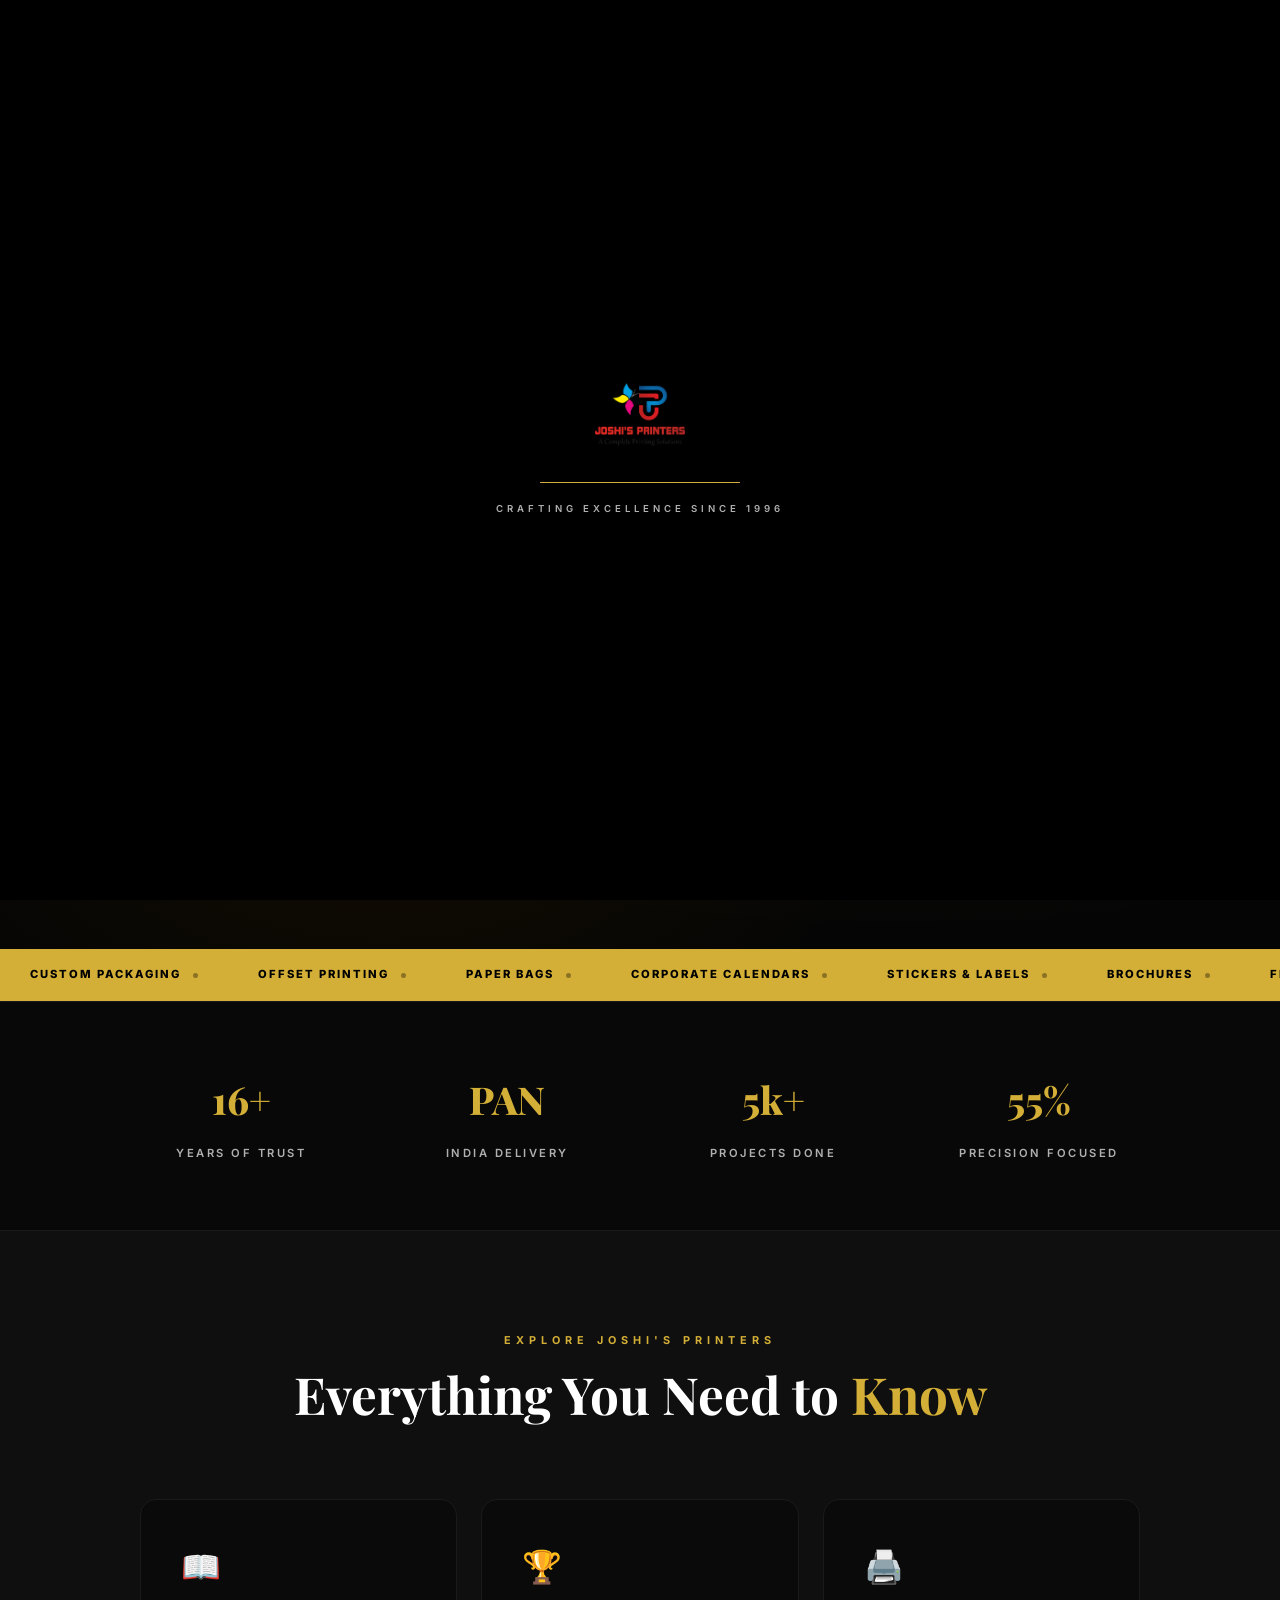
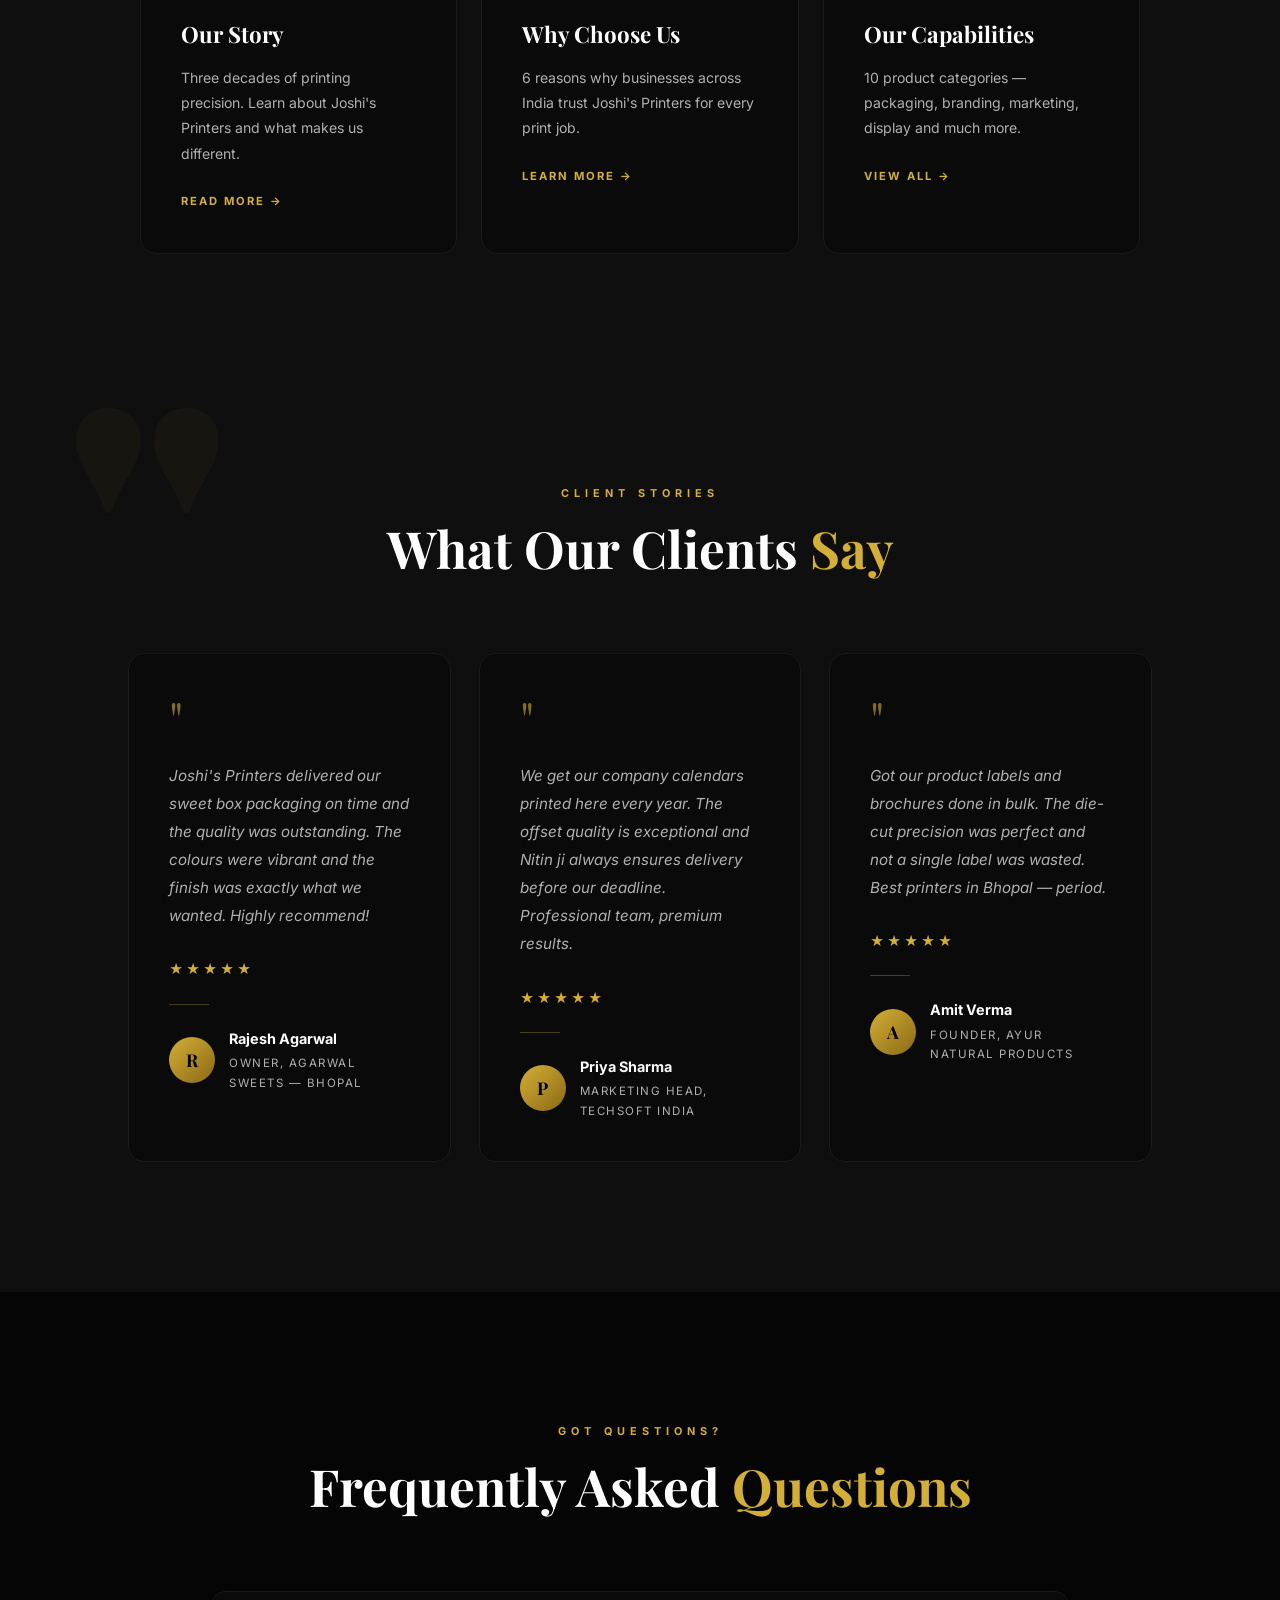
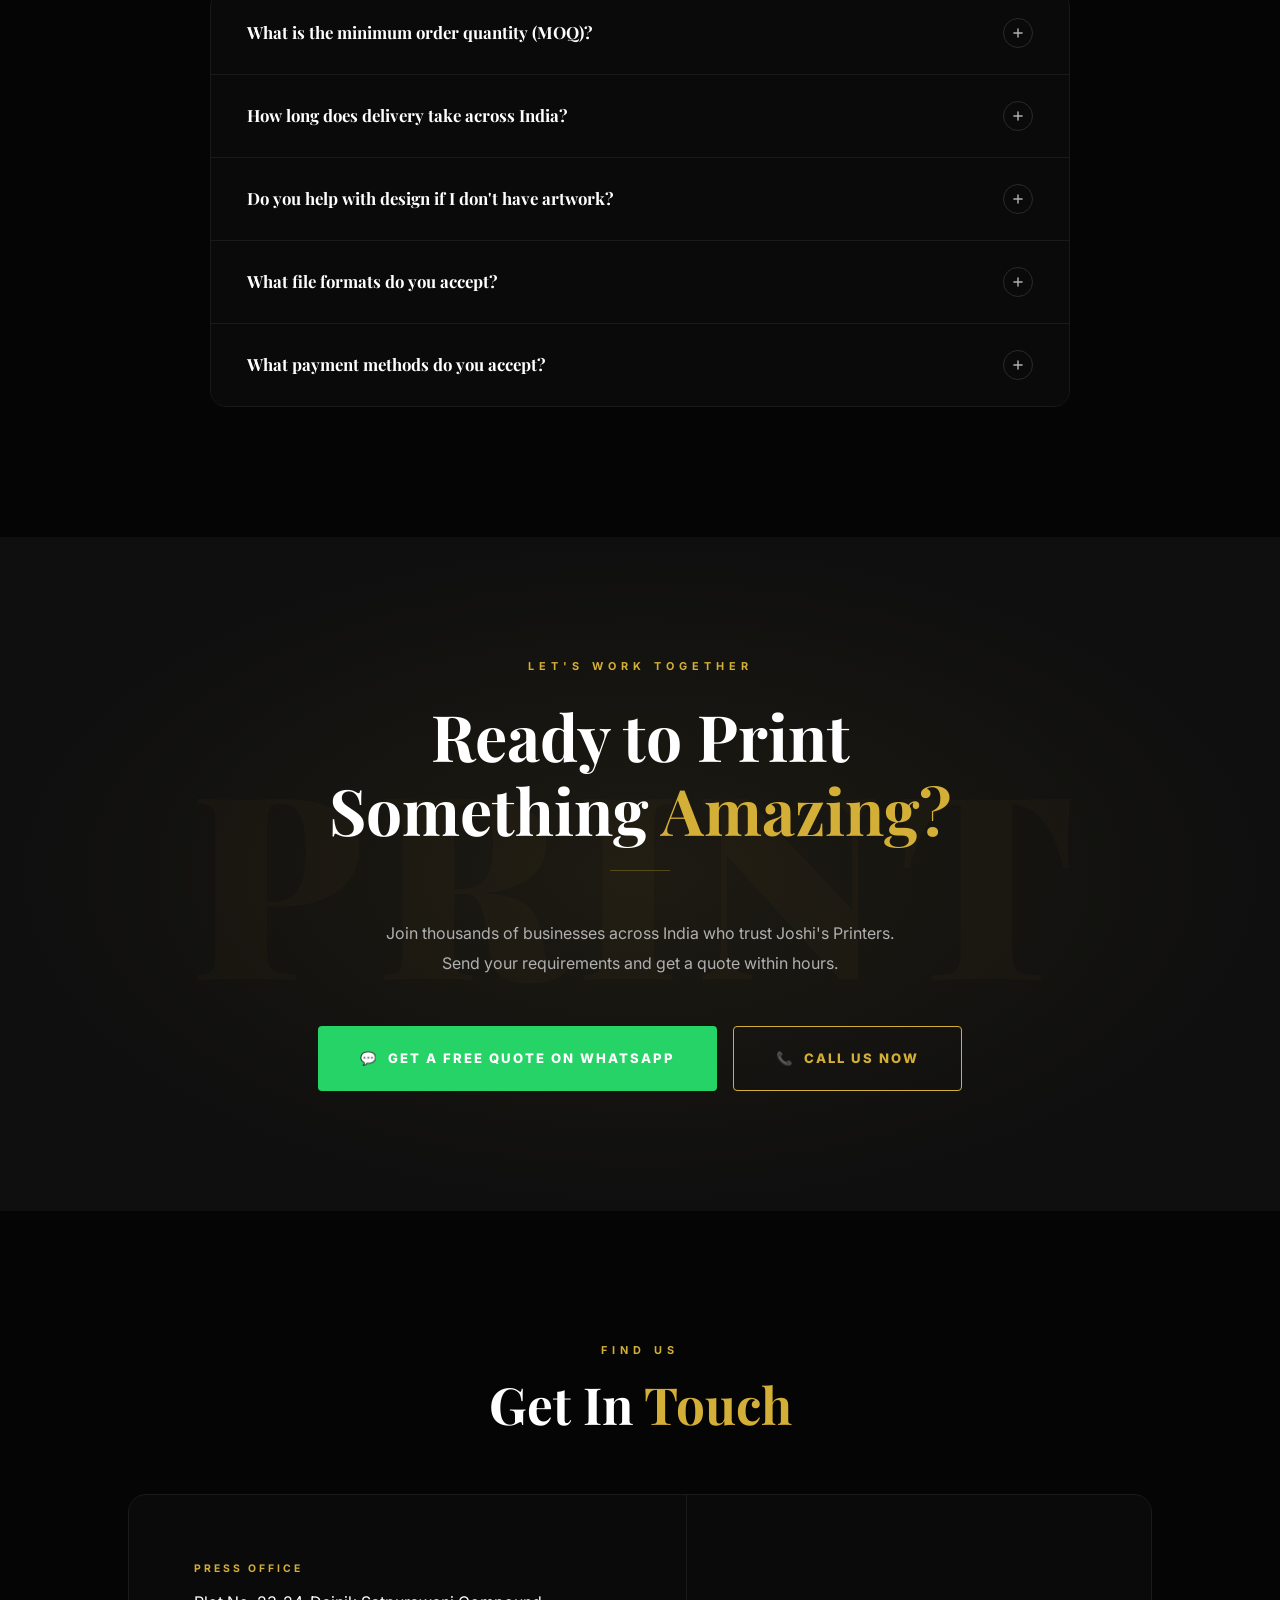
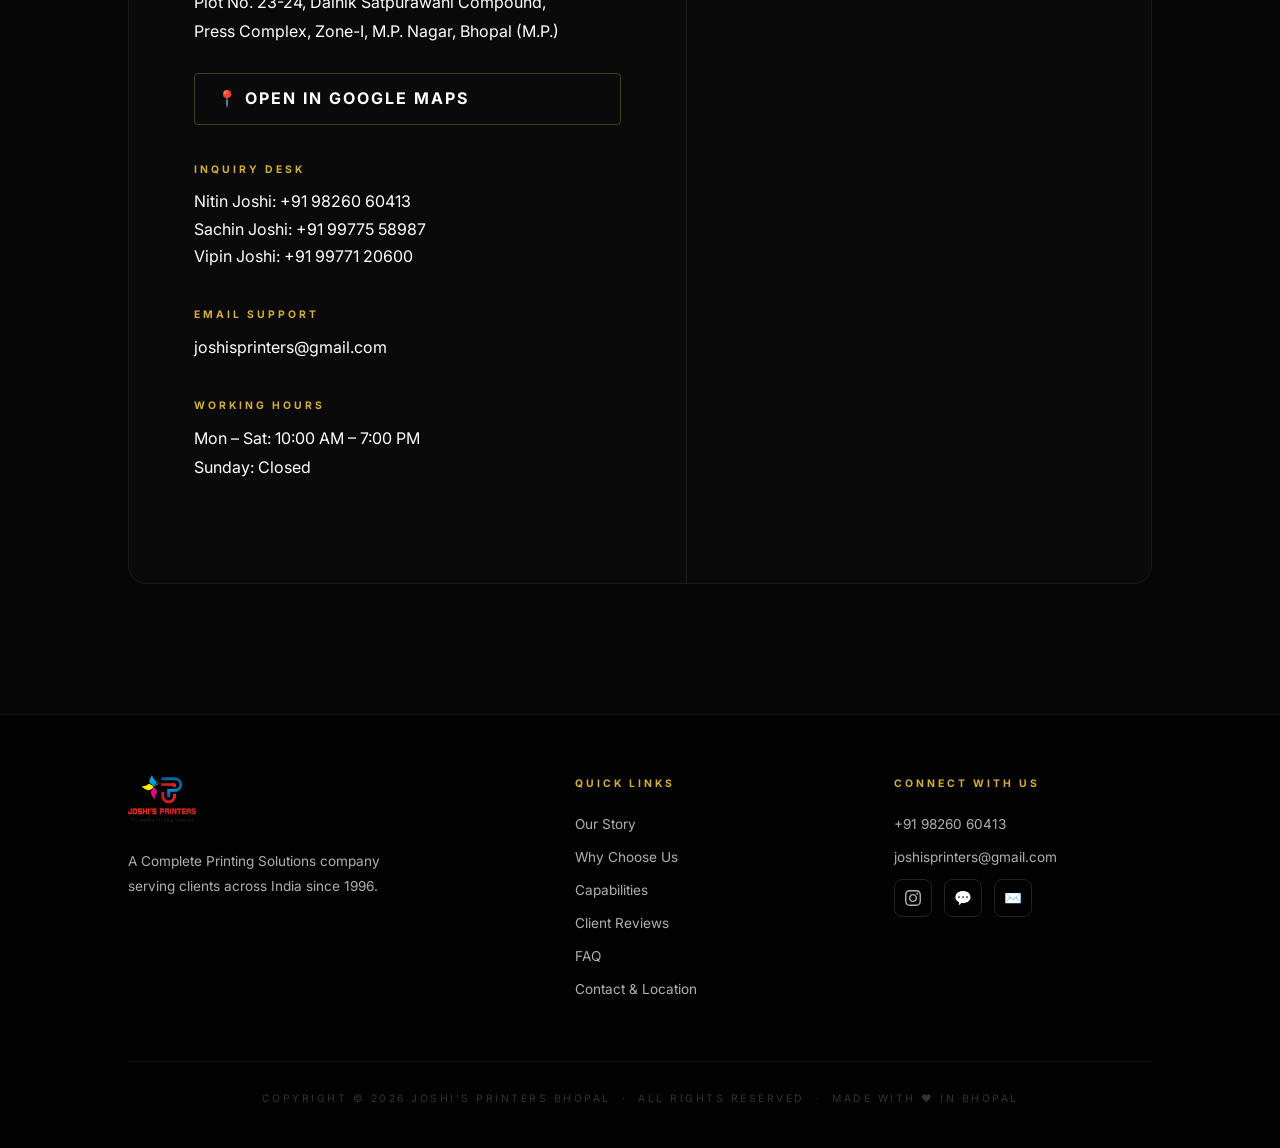
<file: ORIGINAL WEBSITE LIVE FILES/index.html>
<!DOCTYPE html>
<html lang="en">
<head>
    <meta charset="UTF-8">
    <meta name="viewport" content="width=device-width, initial-scale=1.0">
    <title>Joshi's Printers | Premium Printing & Packaging Bhopal</title>
    <meta name="description" content="Joshi's Printers Bhopal - Premium Offset Printing & Industrial Packaging since 1996. Fast PAN-India shipping.">
    <link rel="icon" type="image/png" href="001.png">
    <meta property="og:title" content="Joshi's Printers | Premium Printing & Packaging">
    <meta property="og:image" content="001.png">
    <meta property="og:url" content="https://joshisprinters.vercel.app/">
    <link href="https://fonts.googleapis.com/css2?family=Inter:wght@300;400;600;700;800&family=Playfair+Display:wght@700;900&display=swap" rel="stylesheet">
    <link rel="stylesheet" href="style.css">
</head>
<body>

<div class="loader" id="loader">
    <img src="001.png" alt="Joshi's Printers" class="loader-logo">
    <div class="loader-bar-wrap"><div class="loader-bar"></div></div>
    <p class="loader-text">Crafting Excellence Since 1996</p>
</div>
<div class="cursor-dot" id="cursorDot"></div>
<div class="cursor-ring" id="cursorRing"></div>

<a href="https://wa.me/919826060413?text=Namaste!%20I'm%20interested%20in%20your%20printing%20services." class="float-ws" target="_blank">
    <span style="font-size:1.3rem">💬</span><span class="ws-text">QUICK WHATSAPP QUOTE</span>
</a>
<a href="#" class="back-to-top" id="backToTop"><svg viewBox="0 0 24 24"><polyline points="18 15 12 9 6 15"/></svg></a>

<div class="top-bar">🚀 Fast PAN-India Shipping &nbsp;|&nbsp; Trusted Since 1996 &nbsp;|&nbsp; Call: 98260 60413</div>

<nav id="navbar">
    <div class="nav-logo"><img src="001.png" alt="Joshi's Printers"></div>
    <div class="nav-links" id="nav-menu">
        <a href="about.html">Our Story</a>
        <a href="why-us.html">Why Us</a>
        <a href="capabilities.html">Capabilities</a>
        <a href="#testimonials">Reviews</a>
        <a href="#faq">FAQ</a>
        <a href="#contact">Location</a>
        <a href="https://www.instagram.com/joshisprintersbpl/" target="_blank" class="insta-nav">
            <svg viewBox="0 0 24 24"><path d="M12 2.163c3.204 0 3.584.012 4.85.07 1.366.062 2.633.332 3.608 1.308.975.975 1.245 2.242 1.308 3.607.058 1.266.07 1.646.07 4.85s-.012 3.584-.07 4.85c-.062 1.366-.332 2.633-1.308 3.608-.975.975-2.242 1.245-3.607 1.308-1.266.058-1.646.07-4.85.07s-3.584-.012-4.85-.07c-1.366-.062-2.633-.332-3.608-1.308-.975-.975-1.245-2.242-1.308-3.607-.058-1.266-.07-1.646-.07-4.85s.012-3.584.07-4.85c.062-1.366.332-2.633 1.308-3.608.975-.975 2.242-1.245 3.607-1.308 1.266-.058 1.646-.07 4.85-.07zm0-2.163c-3.259 0-3.667.014-4.947.072-4.358.2-6.78 2.618-6.98 6.98-.059 1.281-.073 1.689-.073 4.948s.014 3.667.072 4.947c.2 4.358 2.618 6.78 6.98 6.98 1.281.058 1.689.072 4.948.072s3.667-.014 4.947-.072c4.358-.2 6.78-2.618 6.98-6.98.058-1.281.072-1.689.072-4.948s-.014-3.667-.072-4.947c-.2-4.358-2.618-6.78-6.98-6.98-1.281-.058-1.689-.072-4.948-.072zm0 5.838c-3.403 0-6.162 2.759-6.162 6.162s2.759 6.163 6.162 6.163 6.162-2.759 6.162-6.163-2.759-6.162-6.162-6.162zm0 10.162c-2.209 0-4-1.79-4-4s1.791-4 4-4 4 1.791 4 4-1.791 4-4 4zm6.406-11.845c-.796 0-1.441.645-1.441 1.44s.645 1.44 1.441 1.44c.795 0 1.439-.645 1.439-1.44s-.644-1.44-1.439-1.44z"/></svg>
        </a>
        <a href="#contact" class="quote-btn">Request a Quote</a>
    </div>
    <div class="mobile-menu-btn" id="mobile-btn"><span></span><span></span><span></span></div>
</nav>

<!-- HERO -->
<section class="hero" id="hero">
    <div class="hero-content">
        <p class="hero-eyebrow">High-End Offset & Industrial Packaging — Bhopal</p>
        <h1>Legacy in every leaf.<br>Quality in every color.</h1>
        <p class="hero-sub">Crafting print perfection since 1996 — from luxury packaging to large-format displays, delivered across India.</p>
        <div class="btn-container">
            <a href="capabilities.html" class="btn btn-gold">Explore Products</a>
            <a href="https://wa.me/919826060413" class="btn btn-outline" target="_blank">WhatsApp Us</a>
        </div>
    </div>
</section>

<!-- MARQUEE -->
<div class="marquee-section">
    <div class="marquee-track">
        <span class="marquee-item">Custom Packaging <span class="marquee-dot"></span></span>
        <span class="marquee-item">Offset Printing <span class="marquee-dot"></span></span>
        <span class="marquee-item">Paper Bags <span class="marquee-dot"></span></span>
        <span class="marquee-item">Corporate Calendars <span class="marquee-dot"></span></span>
        <span class="marquee-item">Stickers & Labels <span class="marquee-dot"></span></span>
        <span class="marquee-item">Brochures <span class="marquee-dot"></span></span>
        <span class="marquee-item">Flyers & Pamphlets <span class="marquee-dot"></span></span>
        <span class="marquee-item">Swing Tags <span class="marquee-dot"></span></span>
        <span class="marquee-item">Canopies & Standees <span class="marquee-dot"></span></span>
        <span class="marquee-item">PAN India Delivery <span class="marquee-dot"></span></span>
        <span class="marquee-item">Custom Packaging <span class="marquee-dot"></span></span>
        <span class="marquee-item">Offset Printing <span class="marquee-dot"></span></span>
        <span class="marquee-item">Paper Bags <span class="marquee-dot"></span></span>
        <span class="marquee-item">Corporate Calendars <span class="marquee-dot"></span></span>
        <span class="marquee-item">Stickers & Labels <span class="marquee-dot"></span></span>
        <span class="marquee-item">Brochures <span class="marquee-dot"></span></span>
        <span class="marquee-item">Flyers & Pamphlets <span class="marquee-dot"></span></span>
        <span class="marquee-item">Swing Tags <span class="marquee-dot"></span></span>
        <span class="marquee-item">Canopies & Standees <span class="marquee-dot"></span></span>
        <span class="marquee-item">PAN India Delivery <span class="marquee-dot"></span></span>
    </div>
</div>

<!-- STATS -->
<div class="values-bar" id="statsBar">
    <div class="value-item"><span class="val-num" data-target="30" data-suffix="+">0+</span><span class="val-label">Years of Trust</span></div>
    <div class="value-item"><span class="val-num" data-static="true">PAN</span><span class="val-label">India Delivery</span></div>
    <div class="value-item"><span class="val-num" data-target="10000" data-divide="1000">0k+</span><span class="val-label">Projects Done</span></div>
    <div class="value-item"><span class="val-num" data-target="100" data-suffix="%">0%</span><span class="val-label">Precision Focused</span></div>
</div>

<!-- QUICK LINKS TO PAGES -->
<section style="padding: 100px 10%; background: var(--bg-section);">
    <div class="section-header reveal">
        <span class="eyebrow">Explore Joshi's Printers</span>
        <h2>Everything You Need to <span>Know</span></h2>
    </div>
    <div style="display:grid; grid-template-columns: repeat(auto-fit, minmax(280px,1fr)); gap:24px; max-width:1000px; margin:0 auto;">
        <a href="about.html" style="display:block; background:#0a0a0a; border:1px solid #1a1a1a; border-radius:16px; padding:40px; text-decoration:none; transition:all .4s ease; position:relative; overflow:hidden;" onmouseenter="this.style.borderColor='rgba(212,175,55,0.4)';this.style.transform='translateY(-8px)'" onmouseleave="this.style.borderColor='#1a1a1a';this.style.transform='translateY(0)'">
            <div style="font-size:2rem; margin-bottom:20px;">📖</div>
            <h3 style="font-family:'Playfair Display',serif; font-size:1.4rem; color:#fff; margin-bottom:12px;">Our Story</h3>
            <p style="color:var(--text-dim); font-size:.88rem; line-height:1.8; margin-bottom:20px;">Three decades of printing precision. Learn about Joshi's Printers and what makes us different.</p>
            <span style="color:var(--gold); font-size:.7rem; text-transform:uppercase; letter-spacing:2px; font-weight:700;">Read More →</span>
        </a>
        <a href="why-us.html" style="display:block; background:#0a0a0a; border:1px solid #1a1a1a; border-radius:16px; padding:40px; text-decoration:none; transition:all .4s ease;" onmouseenter="this.style.borderColor='rgba(212,175,55,0.4)';this.style.transform='translateY(-8px)'" onmouseleave="this.style.borderColor='#1a1a1a';this.style.transform='translateY(0)'">
            <div style="font-size:2rem; margin-bottom:20px;">🏆</div>
            <h3 style="font-family:'Playfair Display',serif; font-size:1.4rem; color:#fff; margin-bottom:12px;">Why Choose Us</h3>
            <p style="color:var(--text-dim); font-size:.88rem; line-height:1.8; margin-bottom:20px;">6 reasons why businesses across India trust Joshi's Printers for every print job.</p>
            <span style="color:var(--gold); font-size:.7rem; text-transform:uppercase; letter-spacing:2px; font-weight:700;">Learn More →</span>
        </a>
        <a href="capabilities.html" style="display:block; background:#0a0a0a; border:1px solid #1a1a1a; border-radius:16px; padding:40px; text-decoration:none; transition:all .4s ease;" onmouseenter="this.style.borderColor='rgba(212,175,55,0.4)';this.style.transform='translateY(-8px)'" onmouseleave="this.style.borderColor='#1a1a1a';this.style.transform='translateY(0)'">
            <div style="font-size:2rem; margin-bottom:20px;">🖨️</div>
            <h3 style="font-family:'Playfair Display',serif; font-size:1.4rem; color:#fff; margin-bottom:12px;">Our Capabilities</h3>
            <p style="color:var(--text-dim); font-size:.88rem; line-height:1.8; margin-bottom:20px;">10 product categories — packaging, branding, marketing, display and much more.</p>
            <span style="color:var(--gold); font-size:.7rem; text-transform:uppercase; letter-spacing:2px; font-weight:700;">View All →</span>
        </a>
    </div>
</section>

<!-- TESTIMONIALS -->
<section class="section-testimonials" id="testimonials">
    <div class="section-header reveal">
        <span class="eyebrow">Client Stories</span>
        <h2>What Our Clients <span>Say</span></h2>
    </div>
    <div class="testimonials-grid">
        <div class="testi-card reveal">
            <div class="testi-quote">"</div>
            <p class="testi-text">Joshi's Printers delivered our sweet box packaging on time and the quality was outstanding. The colours were vibrant and the finish was exactly what we wanted. Highly recommend!</p>
            <div class="testi-stars">★★★★★</div>
            <div class="testi-divider"></div>
            <div class="testi-author"><div class="testi-avatar">R</div><div><div class="testi-name">Rajesh Agarwal</div><div class="testi-role">Owner, Agarwal Sweets — Bhopal</div></div></div>
        </div>
        <div class="testi-card reveal">
            <div class="testi-quote">"</div>
            <p class="testi-text">We get our company calendars printed here every year. The offset quality is exceptional and Nitin ji always ensures delivery before our deadline. Professional team, premium results.</p>
            <div class="testi-stars">★★★★★</div>
            <div class="testi-divider"></div>
            <div class="testi-author"><div class="testi-avatar">P</div><div><div class="testi-name">Priya Sharma</div><div class="testi-role">Marketing Head, TechSoft India</div></div></div>
        </div>
        <div class="testi-card reveal">
            <div class="testi-quote">"</div>
            <p class="testi-text">Got our product labels and brochures done in bulk. The die-cut precision was perfect and not a single label was wasted. Best printers in Bhopal — period.</p>
            <div class="testi-stars">★★★★★</div>
            <div class="testi-divider"></div>
            <div class="testi-author"><div class="testi-avatar">A</div><div><div class="testi-name">Amit Verma</div><div class="testi-role">Founder, Ayur Natural Products</div></div></div>
        </div>
    </div>
</section>

<!-- FAQ -->
<section class="section-faq" id="faq">
    <div class="section-header reveal">
        <span class="eyebrow">Got Questions?</span>
        <h2>Frequently Asked <span>Questions</span></h2>
    </div>
    <div class="faq-list reveal">
        <div class="faq-item"><button class="faq-question" onclick="toggleFaq(this)"><span class="faq-q-text">What is the minimum order quantity (MOQ)?</span><span class="faq-icon"><svg viewBox="0 0 24 24"><line x1="12" y1="5" x2="12" y2="19"/><line x1="5" y1="12" x2="19" y2="12"/></svg></span></button><div class="faq-answer"><div class="faq-answer-inner">Our MOQ varies by product. For packaging and boxes it typically starts at 500 units, for labels and stickers at 1000 units, and for flyers and brochures at 250 units. Just WhatsApp us to discuss!</div></div></div>
        <div class="faq-item"><button class="faq-question" onclick="toggleFaq(this)"><span class="faq-q-text">How long does delivery take across India?</span><span class="faq-icon"><svg viewBox="0 0 24 24"><line x1="12" y1="5" x2="12" y2="19"/><line x1="5" y1="12" x2="19" y2="12"/></svg></span></button><div class="faq-answer"><div class="faq-answer-inner">Production takes 3–7 working days. Once dispatched, delivery across India takes 2–5 business days. We always share a tracking link once your order ships.</div></div></div>
        <div class="faq-item"><button class="faq-question" onclick="toggleFaq(this)"><span class="faq-q-text">Do you help with design if I don't have artwork?</span><span class="faq-icon"><svg viewBox="0 0 24 24"><line x1="12" y1="5" x2="12" y2="19"/><line x1="5" y1="12" x2="19" y2="12"/></svg></span></button><div class="faq-answer"><div class="faq-answer-inner">Yes! Our in-house design team can create artwork at a nominal charge. Share your logo, brand colours and references and we'll handle the rest. We provide a PDF proof before printing begins.</div></div></div>
        <div class="faq-item"><button class="faq-question" onclick="toggleFaq(this)"><span class="faq-q-text">What file formats do you accept?</span><span class="faq-icon"><svg viewBox="0 0 24 24"><line x1="12" y1="5" x2="12" y2="19"/><line x1="5" y1="12" x2="19" y2="12"/></svg></span></button><div class="faq-answer"><div class="faq-answer-inner">We accept PDF, AI (Adobe Illustrator), CDR (CorelDRAW), and high-resolution PSD or PNG files (minimum 300 DPI). All files should be in CMYK colour mode.</div></div></div>
        <div class="faq-item"><button class="faq-question" onclick="toggleFaq(this)"><span class="faq-q-text">What payment methods do you accept?</span><span class="faq-icon"><svg viewBox="0 0 24 24"><line x1="12" y1="5" x2="12" y2="19"/><line x1="5" y1="12" x2="19" y2="12"/></svg></span></button><div class="faq-answer"><div class="faq-answer-inner">We accept UPI (GPay, PhonePe, Paytm), NEFT/RTGS bank transfer, and cash at our Bhopal press office. For new clients, we require 50% advance and 50% before dispatch.</div></div></div>
    </div>
</section>

<!-- CTA -->
<section class="section-cta">
    <div class="cta-inner reveal">
        <span class="cta-eyebrow">Let's Work Together</span>
        <h2>Ready to Print<br>Something <span>Amazing?</span></h2>
        <div class="cta-divider"></div>
        <p>Join thousands of businesses across India who trust Joshi's Printers. Send your requirements and get a quote within hours.</p>
        <div class="cta-buttons">
            <a href="https://wa.me/919826060413?text=Namaste!%20I'd%20like%20a%20quote." class="cta-btn-primary" target="_blank">💬 &nbsp;Get a Free Quote on WhatsApp</a>
            <a href="tel:+919826060413" class="cta-btn-secondary">📞 &nbsp;Call Us Now</a>
        </div>
    </div>
</section>

<!-- CONTACT -->
<section class="section-contact" id="contact">
    <div class="section-header reveal" style="margin-bottom:60px">
        <span class="eyebrow">Find Us</span>
        <h2>Get In <span>Touch</span></h2>
    </div>
    <div class="contact-box reveal">
        <div class="contact-details">
            <div class="detail-item">
                <label>Press Office</label>
                <p>Plot No. 23-24, Dainik Satpurawani Compound,<br>Press Complex, Zone-I, M.P. Nagar, Bhopal (M.P.)</p>
                <a href="https://maps.google.com/?q=Joshi+Printers+MP+Nagar+Bhopal" target="_blank" class="maps-link">📍 Open in Google Maps</a>
            </div>
            <div class="detail-item">
                <label>Inquiry Desk</label>
                <a href="tel:+919826060413">Nitin Joshi: +91 98260 60413</a>
                <a href="tel:+919977558987">Sachin Joshi: +91 99775 58987</a>
                <a href="tel:+919977120600">Vipin Joshi: +91 99771 20600</a>
            </div>
            <div class="detail-item">
                <label>Email Support</label>
                <a href="mailto:joshisprinters@gmail.com">joshisprinters@gmail.com</a>
            </div>
            <div class="detail-item">
                <label>Working Hours</label>
                <p>Mon – Sat: 10:00 AM – 7:00 PM<br>Sunday: Closed</p>
            </div>
        </div>
        <div class="map-side">
            <iframe src="https://www.google.com/maps/embed?pb=!1m18!1m12!1m3!1d3666.4!2d77.4126!3d23.2332!2m3!1f0!2f0!3f0!3m2!1i1024!2i768!4f13.1!3m3!1m2!1s0x397c428f8fd68fbd%3A0x2155716e2a29aaff!2sJoshi&#39;s%20Printers!5e0!3m2!1sen!2sin!4v1" allowfullscreen="" loading="lazy" referrerpolicy="no-referrer-when-downgrade"></iframe>
        </div>
    </div>
</section>

<footer>
    <div class="footer-grid">
        <div class="footer-brand">
            <img src="001.png" alt="Joshi's Printers Logo">
            <p>A Complete Printing Solutions company serving clients across India since 1996.</p>
        </div>
        <div class="footer-col">
            <h4>Quick Links</h4>
            <a href="about.html">Our Story</a>
            <a href="why-us.html">Why Choose Us</a>
            <a href="capabilities.html">Capabilities</a>
            <a href="#testimonials">Client Reviews</a>
            <a href="#faq">FAQ</a>
            <a href="#contact">Contact & Location</a>
        </div>
        <div class="footer-col">
            <h4>Connect With Us</h4>
            <a href="tel:+919826060413">+91 98260 60413</a>
            <a href="mailto:joshisprinters@gmail.com">joshisprinters@gmail.com</a>
            <div class="footer-social">
                <a href="https://www.instagram.com/joshisprintersbpl/" target="_blank"><svg viewBox="0 0 24 24"><path d="M12 2.163c3.204 0 3.584.012 4.85.07 1.366.062 2.633.332 3.608 1.308.975.975 1.245 2.242 1.308 3.607.058 1.266.07 1.646.07 4.85s-.012 3.584-.07 4.85c-.062 1.366-.332 2.633-1.308 3.608-.975.975-2.242 1.245-3.607 1.308-1.266.058-1.646.07-4.85.07s-3.584-.012-4.85-.07c-1.366-.062-2.633-.332-3.608-1.308-.975-.975-1.245-2.242-1.308-3.607-.058-1.266-.07-1.646-.07-4.85s.012-3.584.07-4.85c.062-1.366.332-2.633 1.308-3.608.975-.975 2.242-1.245 3.607-1.308 1.266-.058 1.646-.07 4.85-.07zm0-2.163c-3.259 0-3.667.014-4.947.072-4.358.2-6.78 2.618-6.98 6.98-.059 1.281-.073 1.689-.073 4.948s.014 3.667.072 4.947c.2 4.358 2.618 6.78 6.98 6.98 1.281.058 1.689.072 4.948.072s3.667-.014 4.947-.072c4.358-.2 6.78-2.618 6.98-6.98.058-1.281.072-1.689.072-4.948s-.014-3.667-.072-4.947c-.2-4.358-2.618-6.78-6.98-6.98-1.281-.058-1.689-.072-4.948-.072zm0 5.838c-3.403 0-6.162 2.759-6.162 6.162s2.759 6.163 6.162 6.163 6.162-2.759 6.162-6.163-2.759-6.162-6.162-6.162zm0 10.162c-2.209 0-4-1.79-4-4s1.791-4 4-4 4 1.791 4 4-1.791 4-4 4zm6.406-11.845c-.796 0-1.441.645-1.441 1.44s.645 1.44 1.441 1.44c.795 0 1.439-.645 1.439-1.44s-.644-1.44-1.439-1.44z"/></svg></a>
                <a href="https://wa.me/919826060413" target="_blank">💬</a>
                <a href="mailto:joshisprinters@gmail.com">✉️</a>
            </div>
        </div>
    </div>
    <div class="footer-bottom"><p>Copyright © 2026 Joshi's Printers Bhopal &nbsp;·&nbsp; All Rights Reserved &nbsp;·&nbsp; Made with ❤️ in Bhopal</p></div>
</footer>

<script src="main.js"></script>
<script>
    // Counter animation
    let countersDone = false;
    function animateCounters() {
        if (countersDone) return;
        const bar = document.getElementById('statsBar');
        if (bar && bar.getBoundingClientRect().top < window.innerHeight - 50) {
            countersDone = true;
            document.querySelectorAll('.val-num[data-target]').forEach(el => {
                const target = parseInt(el.dataset.target);
                const suffix = el.dataset.suffix || '';
                const divide = el.dataset.divide ? parseInt(el.dataset.divide) : 1;
                let current = 0;
                const timer = setInterval(() => {
                    current += target / (1800 / 16);
                    if (current >= target) { current = target; clearInterval(timer); }
                    el.textContent = divide > 1 ? Math.floor(current/divide)+'k+' : Math.floor(current)+suffix;
                }, 16);
            });
        }
    }
    window.addEventListener('scroll', animateCounters);
    animateCounters();

    // FAQ
    function toggleFaq(btn) {
        const answer = btn.nextElementSibling;
        const isOpen = btn.classList.contains('open');
        document.querySelectorAll('.faq-question').forEach(q => { q.classList.remove('open'); q.nextElementSibling.classList.remove('open'); });
        if (!isOpen) { btn.classList.add('open'); answer.classList.add('open'); }
    }
</script>
</body>
</html>
</file>
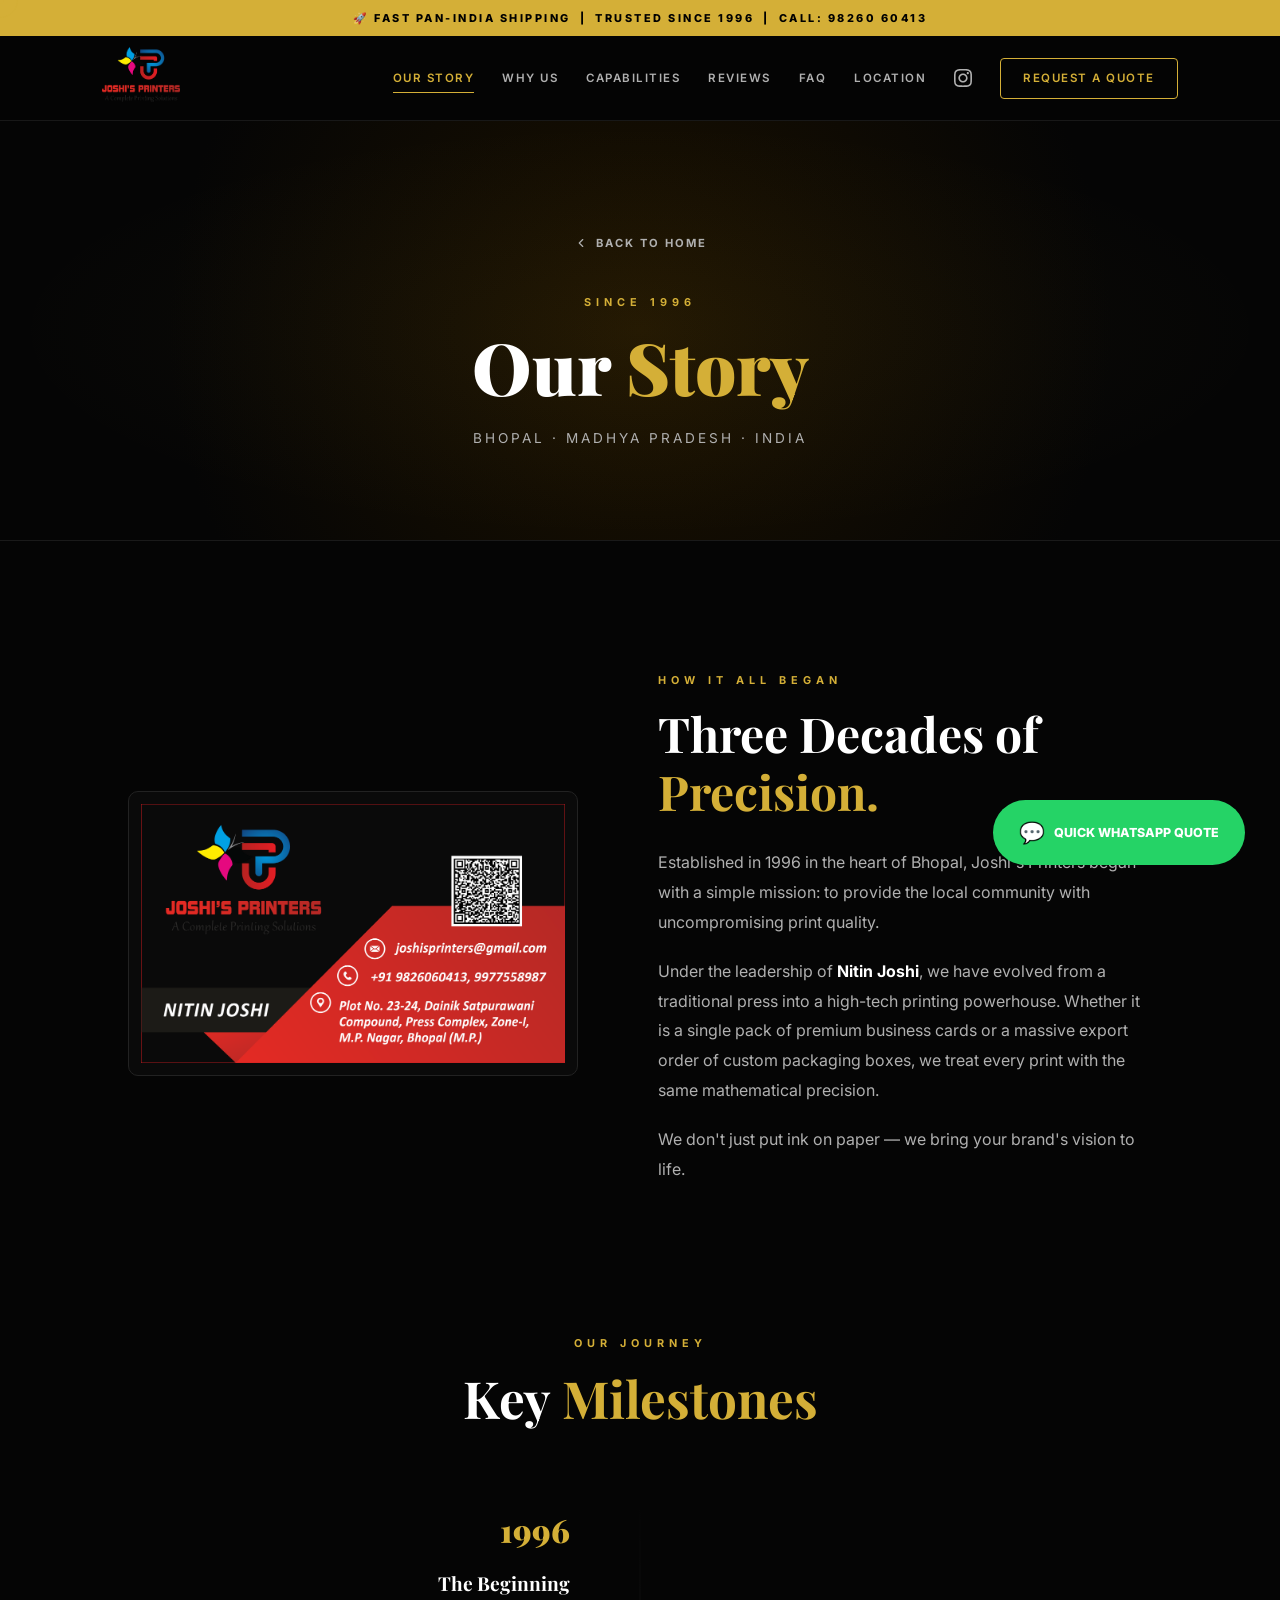
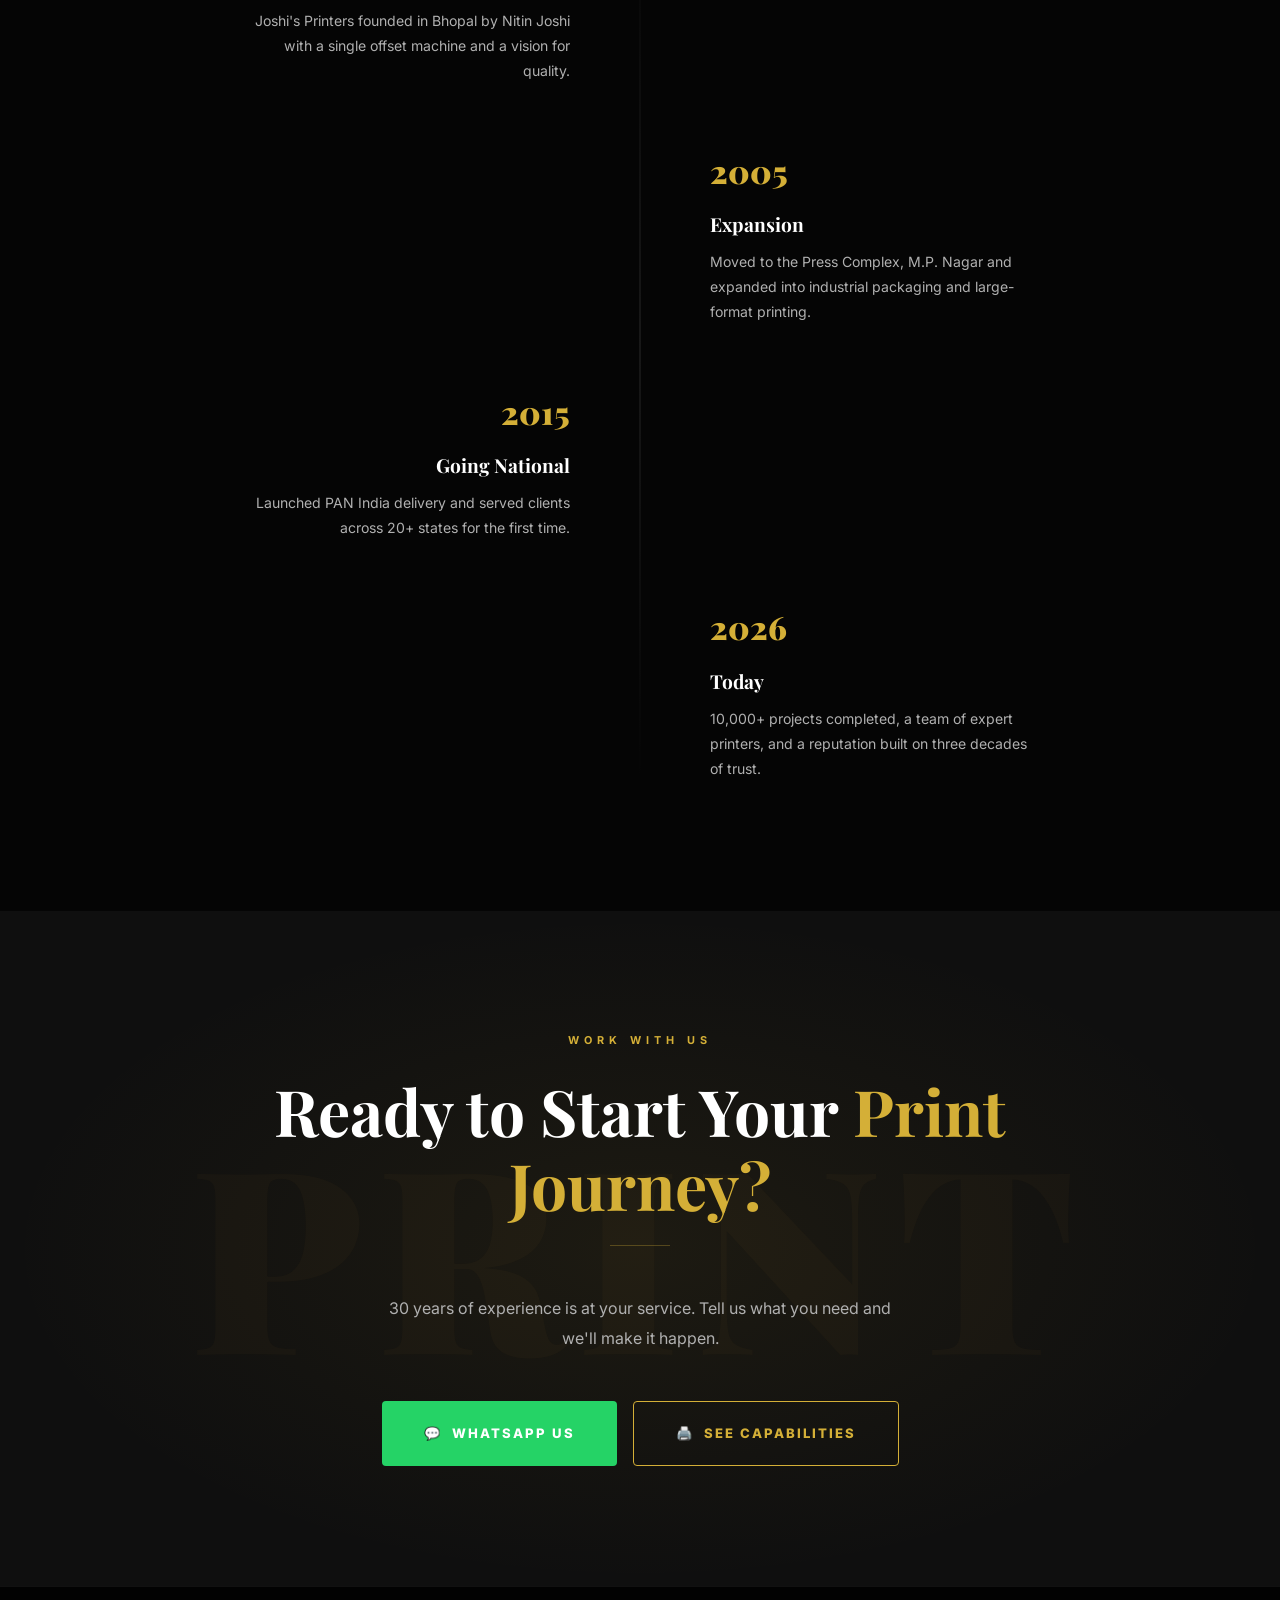
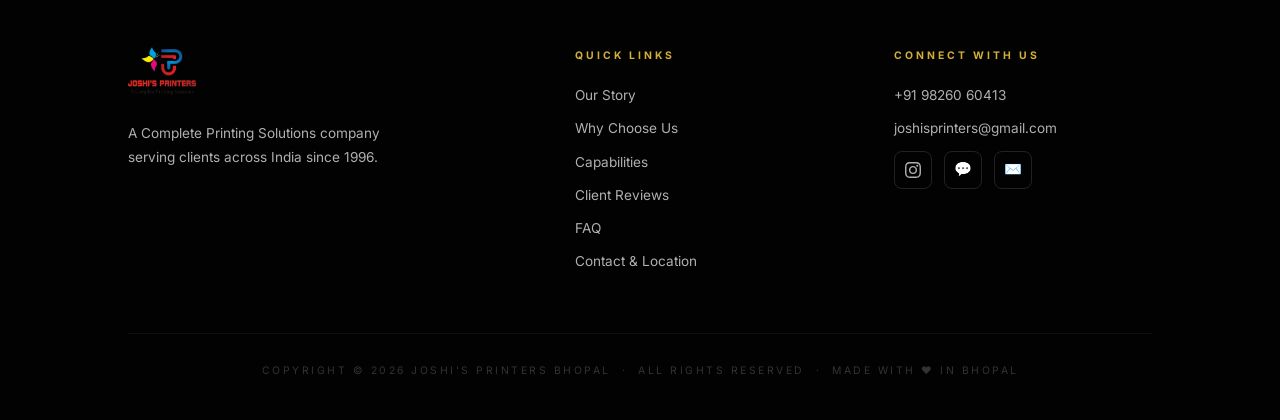
<file: ORIGINAL WEBSITE LIVE FILES/about.html>
<!DOCTYPE html>
<html lang="en">
<head>
    <meta charset="UTF-8">
    <meta name="viewport" content="width=device-width, initial-scale=1.0">
    <title>Our Story | Joshi's Printers Bhopal</title>
    <meta name="description" content="Established in 1996 in Bhopal, Joshi's Printers has 30+ years of printing excellence.">
    <link rel="icon" type="image/png" href="001.png">
    <link href="https://fonts.googleapis.com/css2?family=Inter:wght@300;400;600;700;800&family=Playfair+Display:wght@700;900&display=swap" rel="stylesheet">
    <link rel="stylesheet" href="style.css">
</head>
<body>

<div class="cursor-dot" id="cursorDot"></div>
<div class="cursor-ring" id="cursorRing"></div>

<a href="https://wa.me/919826060413?text=Namaste!%20I'm%20interested%20in%20your%20printing%20services." class="float-ws" target="_blank">
    <span style="font-size:1.3rem">💬</span><span class="ws-text">QUICK WHATSAPP QUOTE</span>
</a>
<a href="#" class="back-to-top" id="backToTop"><svg viewBox="0 0 24 24"><polyline points="18 15 12 9 6 15"/></svg></a>

<div class="top-bar">🚀 Fast PAN-India Shipping &nbsp;|&nbsp; Trusted Since 1996 &nbsp;|&nbsp; Call: 98260 60413</div>

<nav id="navbar">
    <div class="nav-logo"><img src="001.png" alt="Joshi's Printers"></div>
    <div class="nav-links" id="nav-menu">
        <a href="about.html" class="active-link">Our Story</a>
        <a href="why-us.html">Why Us</a>
        <a href="capabilities.html">Capabilities</a>
        <a href="index.html#testimonials">Reviews</a>
        <a href="index.html#faq">FAQ</a>
        <a href="index.html#contact">Location</a>
        <a href="https://www.instagram.com/joshisprintersbpl/" target="_blank" class="insta-nav">
            <svg viewBox="0 0 24 24"><path d="M12 2.163c3.204 0 3.584.012 4.85.07 1.366.062 2.633.332 3.608 1.308.975.975 1.245 2.242 1.308 3.607.058 1.266.07 1.646.07 4.85s-.012 3.584-.07 4.85c-.062 1.366-.332 2.633-1.308 3.608-.975.975-2.242 1.245-3.607 1.308-1.266.058-1.646.07-4.85.07s-3.584-.012-4.85-.07c-1.366-.062-2.633-.332-3.608-1.308-.975-.975-1.245-2.242-1.308-3.607-.058-1.266-.07-1.646-.07-4.85s.012-3.584.07-4.85c.062-1.366.332-2.633 1.308-3.608.975-.975 2.242-1.245 3.607-1.308 1.266-.058 1.646-.07 4.85-.07zm0-2.163c-3.259 0-3.667.014-4.947.072-4.358.2-6.78 2.618-6.98 6.98-.059 1.281-.073 1.689-.073 4.948s.014 3.667.072 4.947c.2 4.358 2.618 6.78 6.98 6.98 1.281.058 1.689.072 4.948.072s3.667-.014 4.947-.072c4.358-.2 6.78-2.618 6.98-6.98.058-1.281.072-1.689.072-4.948s-.014-3.667-.072-4.947c-.2-4.358-2.618-6.78-6.98-6.98-1.281-.058-1.689-.072-4.948-.072zm0 5.838c-3.403 0-6.162 2.759-6.162 6.162s2.759 6.163 6.162 6.163 6.162-2.759 6.162-6.163-2.759-6.162-6.162-6.162zm0 10.162c-2.209 0-4-1.79-4-4s1.791-4 4-4 4 1.791 4 4-1.791 4-4 4zm6.406-11.845c-.796 0-1.441.645-1.441 1.44s.645 1.44 1.441 1.44c.795 0 1.439-.645 1.439-1.44s-.644-1.44-1.439-1.44z"/></svg>
        </a>
        <a href="index.html#contact" class="quote-btn">Request a Quote</a>
    </div>
    <div class="mobile-menu-btn" id="mobile-btn"><span></span><span></span><span></span></div>
</nav>

<!-- PAGE HERO -->
<div class="page-hero">
    <div class="page-hero-content reveal">
        <a href="index.html" class="page-back-link"><svg viewBox="0 0 24 24"><polyline points="15 18 9 12 15 6"/></svg> Back to Home</a>
        <span class="eyebrow">Since 1996</span>
        <h1>Our <span>Story</span></h1>
        <p>Bhopal · Madhya Pradesh · India</p>
    </div>
</div>

<!-- ABOUT CONTENT -->
<section class="section-about">
    <div class="about-grid">
        <div class="about-img reveal">
            <img src="003.png" alt="Inside Joshi's Printers Offset Facility">
        </div>
        <div class="about-text reveal">
            <span class="eyebrow">How It All Began</span>
            <h2>Three Decades of <span>Precision.</span></h2>
            <p>Established in 1996 in the heart of Bhopal, Joshi's Printers began with a simple mission: to provide the local community with uncompromising print quality.</p>
            <p>Under the leadership of <strong style="color:#fff">Nitin Joshi</strong>, we have evolved from a traditional press into a high-tech printing powerhouse. Whether it is a single pack of premium business cards or a massive export order of custom packaging boxes, we treat every print with the same mathematical precision.</p>
            <p>We don't just put ink on paper — we bring your brand's vision to life.</p>
        </div>
    </div>
</section>

<!-- MILESTONES -->
<section style="padding: 0 10% 130px; background: var(--bg-pure);">
    <div class="section-header reveal">
        <span class="eyebrow">Our Journey</span>
        <h2>Key <span>Milestones</span></h2>
    </div>
    <div style="max-width:800px; margin:0 auto; position:relative;">
        <div style="position:absolute; left:50%; top:0; bottom:0; width:1px; background:linear-gradient(to bottom,transparent,#2a2a2a,transparent); transform:translateX(-50%);"></div>
        <div class="reveal" style="display:grid; grid-template-columns:1fr 1fr; gap:60px; margin-bottom:60px; align-items:center;">
            <div style="text-align:right; padding-right:40px;">
                <span style="color:var(--gold); font-family:'Playfair Display',serif; font-size:2rem; font-weight:900;">1996</span>
                <h3 style="color:#fff; font-family:'Playfair Display',serif; font-size:1.2rem; margin:10px 0 8px;">The Beginning</h3>
                <p style="color:var(--text-dim); font-size:.88rem; line-height:1.8;">Joshi's Printers founded in Bhopal by Nitin Joshi with a single offset machine and a vision for quality.</p>
            </div>
            <div style="padding-left:40px; border-left:1px solid #1a1a1a;"></div>
        </div>
        <div class="reveal" style="display:grid; grid-template-columns:1fr 1fr; gap:60px; margin-bottom:60px; align-items:center;">
            <div></div>
            <div style="padding-left:40px;">
                <span style="color:var(--gold); font-family:'Playfair Display',serif; font-size:2rem; font-weight:900;">2005</span>
                <h3 style="color:#fff; font-family:'Playfair Display',serif; font-size:1.2rem; margin:10px 0 8px;">Expansion</h3>
                <p style="color:var(--text-dim); font-size:.88rem; line-height:1.8;">Moved to the Press Complex, M.P. Nagar and expanded into industrial packaging and large-format printing.</p>
            </div>
        </div>
        <div class="reveal" style="display:grid; grid-template-columns:1fr 1fr; gap:60px; margin-bottom:60px; align-items:center;">
            <div style="text-align:right; padding-right:40px;">
                <span style="color:var(--gold); font-family:'Playfair Display',serif; font-size:2rem; font-weight:900;">2015</span>
                <h3 style="color:#fff; font-family:'Playfair Display',serif; font-size:1.2rem; margin:10px 0 8px;">Going National</h3>
                <p style="color:var(--text-dim); font-size:.88rem; line-height:1.8;">Launched PAN India delivery and served clients across 20+ states for the first time.</p>
            </div>
            <div style="padding-left:40px; border-left:1px solid #1a1a1a;"></div>
        </div>
        <div class="reveal" style="display:grid; grid-template-columns:1fr 1fr; gap:60px; align-items:center;">
            <div></div>
            <div style="padding-left:40px;">
                <span style="color:var(--gold); font-family:'Playfair Display',serif; font-size:2rem; font-weight:900;">2026</span>
                <h3 style="color:#fff; font-family:'Playfair Display',serif; font-size:1.2rem; margin:10px 0 8px;">Today</h3>
                <p style="color:var(--text-dim); font-size:.88rem; line-height:1.8;">10,000+ projects completed, a team of expert printers, and a reputation built on three decades of trust.</p>
            </div>
        </div>
    </div>
</section>

<!-- CTA -->
<section class="section-cta">
    <div class="cta-inner reveal">
        <span class="cta-eyebrow">Work With Us</span>
        <h2>Ready to Start Your <span>Print Journey?</span></h2>
        <div class="cta-divider"></div>
        <p>30 years of experience is at your service. Tell us what you need and we'll make it happen.</p>
        <div class="cta-buttons">
            <a href="https://wa.me/919826060413?text=Namaste!%20I'd%20like%20a%20quote." class="cta-btn-primary" target="_blank">💬 &nbsp;WhatsApp Us</a>
            <a href="capabilities.html" class="cta-btn-secondary">🖨️ &nbsp;See Capabilities</a>
        </div>
    </div>
</section>

<footer>
    <div class="footer-grid">
        <div class="footer-brand"><img src="001.png" alt="Joshi's Printers Logo"><p>A Complete Printing Solutions company serving clients across India since 1996.</p></div>
        <div class="footer-col"><h4>Quick Links</h4><a href="about.html">Our Story</a><a href="why-us.html">Why Choose Us</a><a href="capabilities.html">Capabilities</a><a href="index.html#testimonials">Client Reviews</a><a href="index.html#faq">FAQ</a><a href="index.html#contact">Contact & Location</a></div>
        <div class="footer-col"><h4>Connect With Us</h4><a href="tel:+919826060413">+91 98260 60413</a><a href="mailto:joshisprinters@gmail.com">joshisprinters@gmail.com</a><div class="footer-social"><a href="https://www.instagram.com/joshisprintersbpl/" target="_blank"><svg viewBox="0 0 24 24"><path d="M12 2.163c3.204 0 3.584.012 4.85.07 1.366.062 2.633.332 3.608 1.308.975.975 1.245 2.242 1.308 3.607.058 1.266.07 1.646.07 4.85s-.012 3.584-.07 4.85c-.062 1.366-.332 2.633-1.308 3.608-.975.975-2.242 1.245-3.607 1.308-1.266.058-1.646.07-4.85.07s-3.584-.012-4.85-.07c-1.366-.062-2.633-.332-3.608-1.308-.975-.975-1.245-2.242-1.308-3.607-.058-1.266-.07-1.646-.07-4.85s.012-3.584.07-4.85c.062-1.366.332-2.633 1.308-3.608.975-.975 2.242-1.245 3.607-1.308 1.266-.058 1.646-.07 4.85-.07zm0-2.163c-3.259 0-3.667.014-4.947.072-4.358.2-6.78 2.618-6.98 6.98-.059 1.281-.073 1.689-.073 4.948s.014 3.667.072 4.947c.2 4.358 2.618 6.78 6.98 6.98 1.281.058 1.689.072 4.948.072s3.667-.014 4.947-.072c4.358-.2 6.78-2.618 6.98-6.98.058-1.281.072-1.689.072-4.948s-.014-3.667-.072-4.947c-.2-4.358-2.618-6.78-6.98-6.98-1.281-.058-1.689-.072-4.948-.072zm0 5.838c-3.403 0-6.162 2.759-6.162 6.162s2.759 6.163 6.162 6.163 6.162-2.759 6.162-6.163-2.759-6.162-6.162-6.162zm0 10.162c-2.209 0-4-1.79-4-4s1.791-4 4-4 4 1.791 4 4-1.791 4-4 4zm6.406-11.845c-.796 0-1.441.645-1.441 1.44s.645 1.44 1.441 1.44c.795 0 1.439-.645 1.439-1.44s-.644-1.44-1.439-1.44z"/></svg></a><a href="https://wa.me/919826060413" target="_blank">💬</a><a href="mailto:joshisprinters@gmail.com">✉️</a></div></div>
    </div>
    <div class="footer-bottom"><p>Copyright © 2026 Joshi's Printers Bhopal &nbsp;·&nbsp; All Rights Reserved &nbsp;·&nbsp; Made with ❤️ in Bhopal</p></div>
</footer>

<script src="main.js"></script>
</body>
</html>
</file>
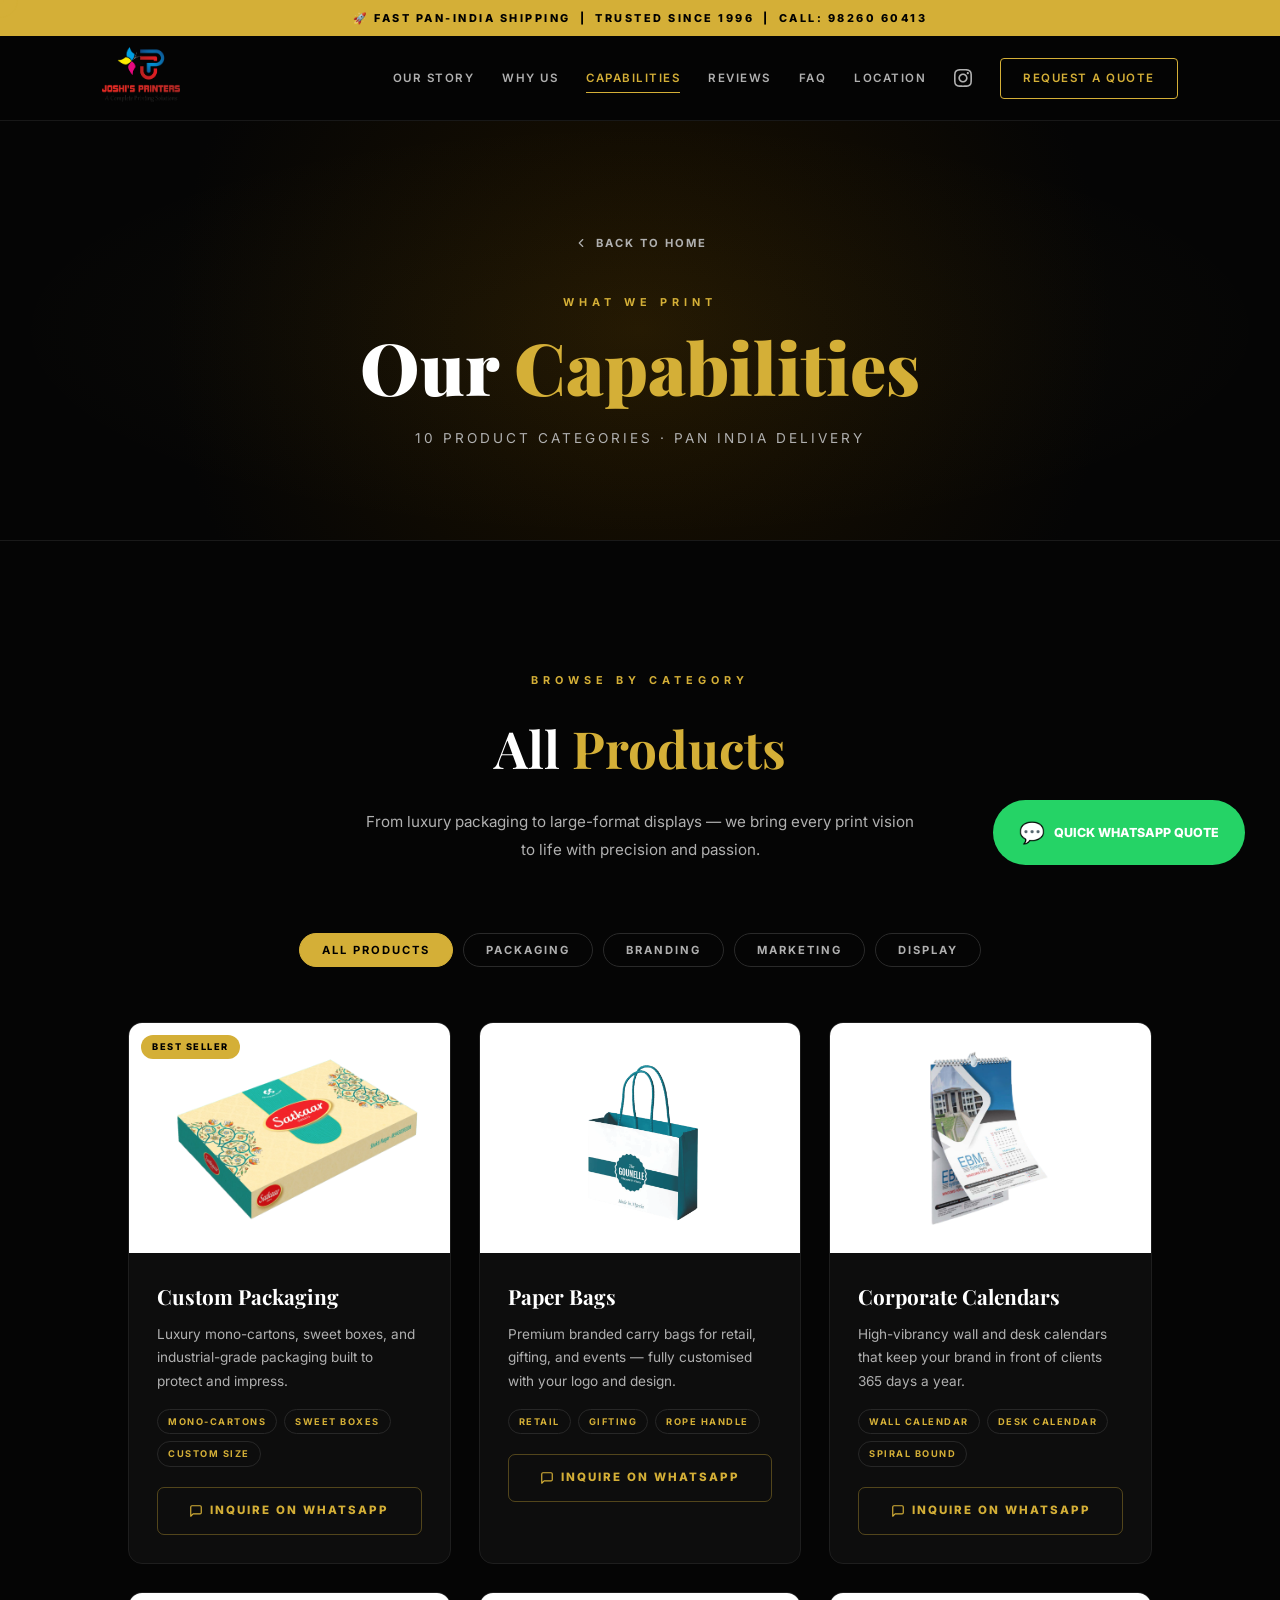
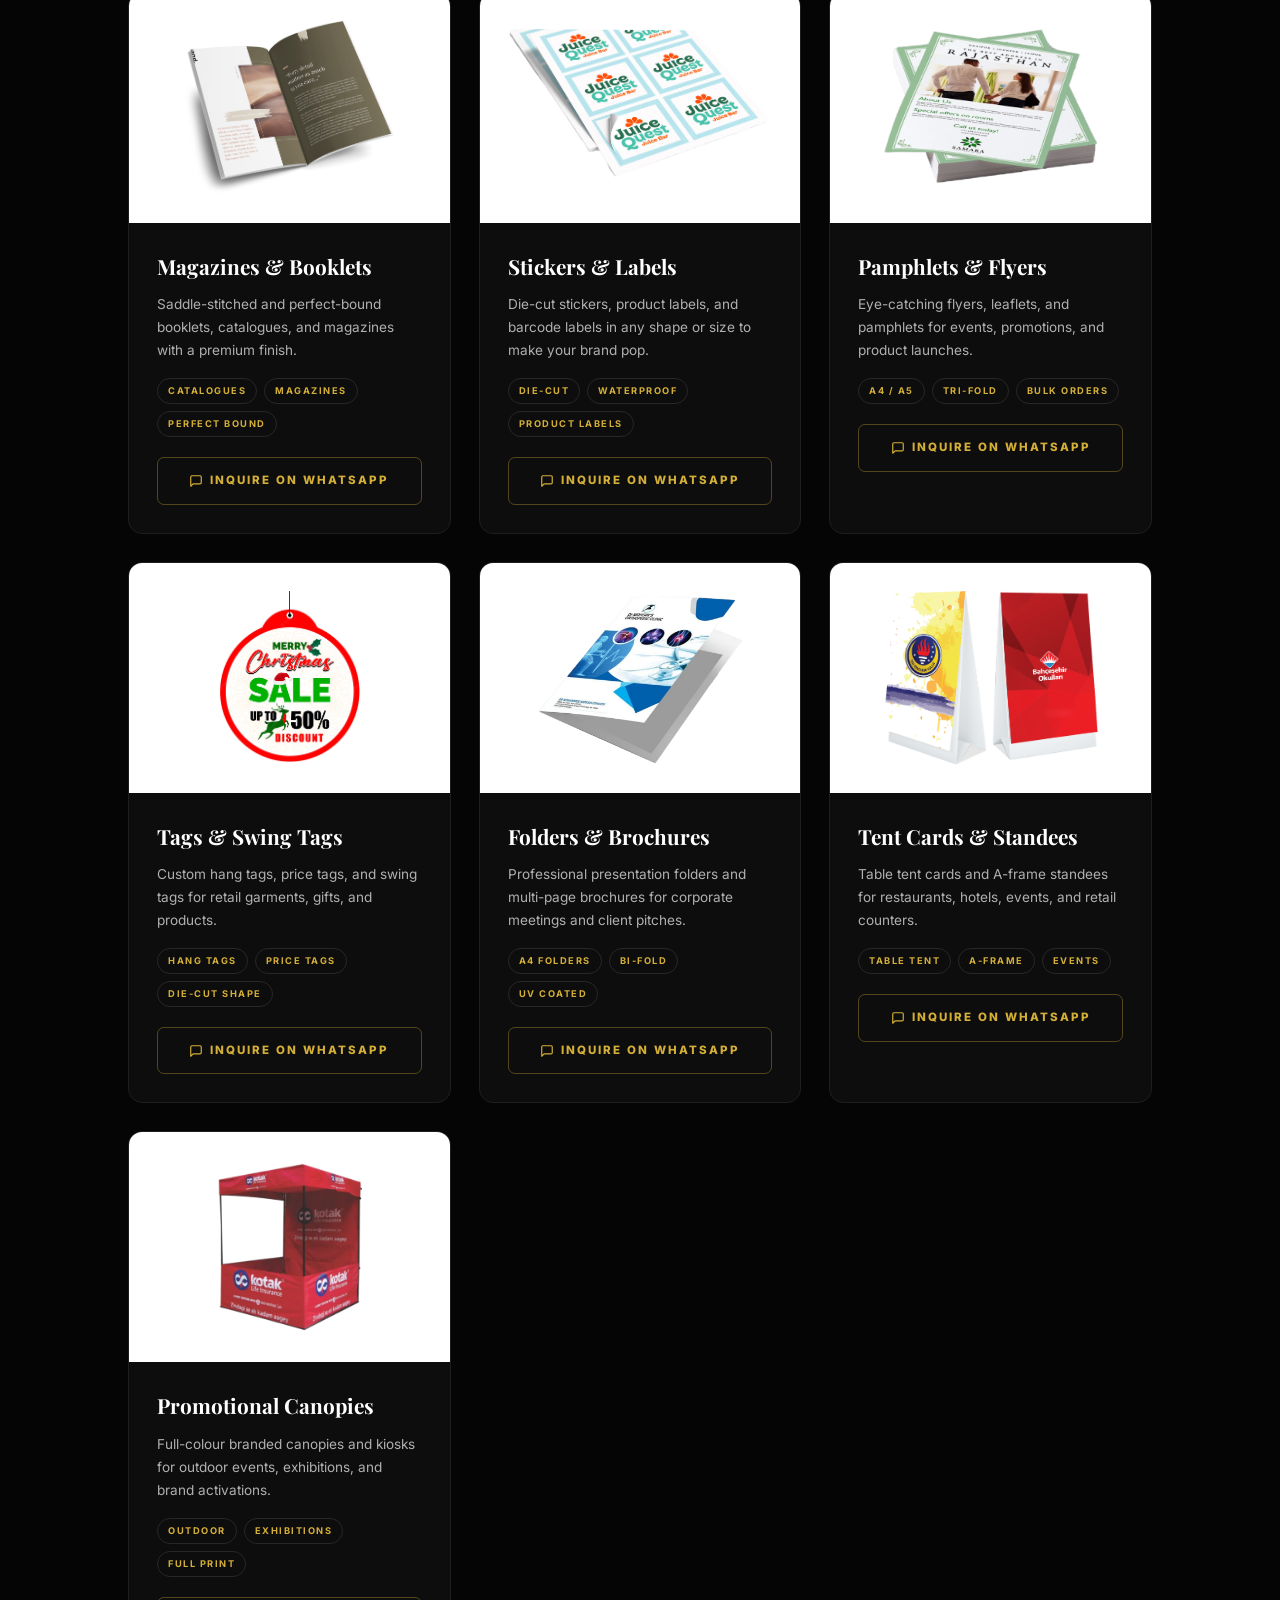
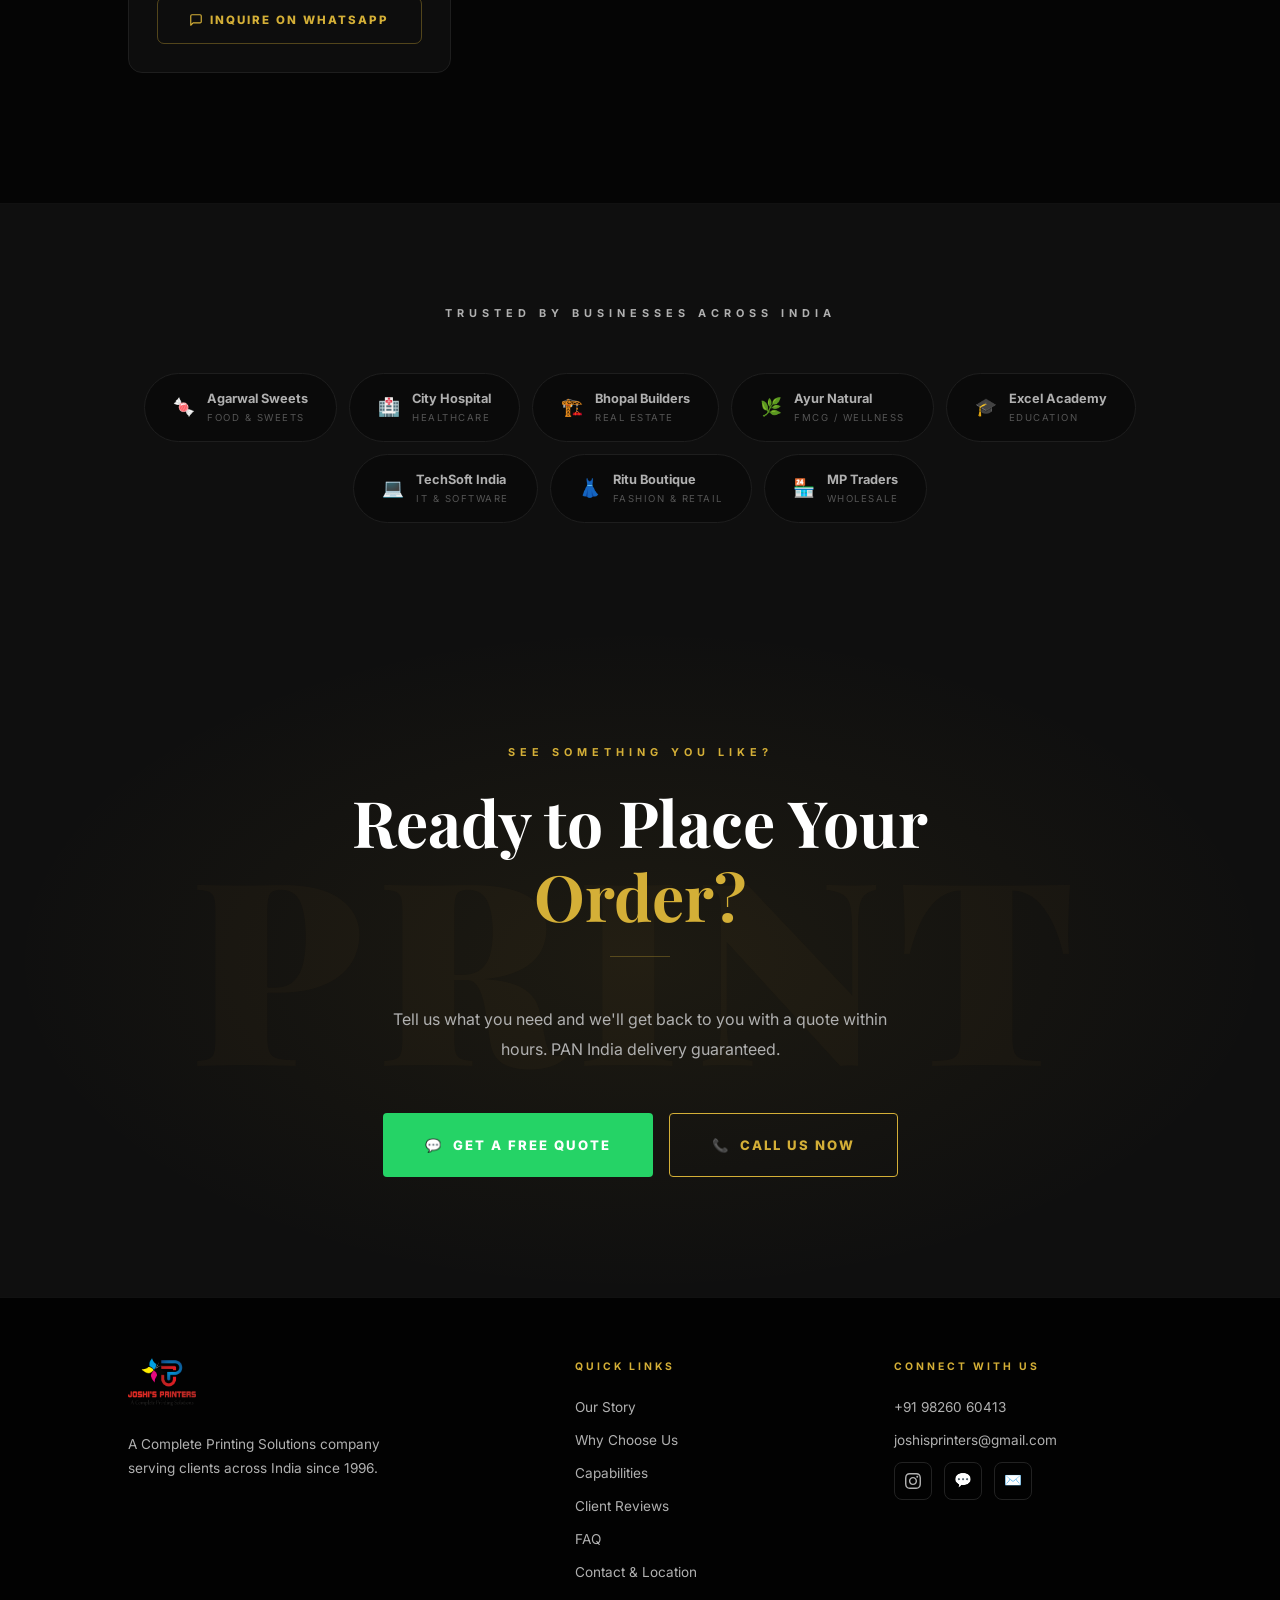
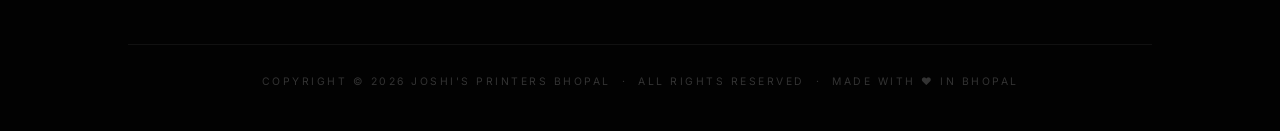
<file: ORIGINAL WEBSITE LIVE FILES/capabilities.html>
<!DOCTYPE html>
<html lang="en">
<head>
    <meta charset="UTF-8">
    <meta name="viewport" content="width=device-width, initial-scale=1.0">
    <title>Capabilities | Joshi's Printers Bhopal</title>
    <meta name="description" content="10 product categories — custom packaging, labels, calendars, brochures and more. PAN India delivery.">
    <link rel="icon" type="image/png" href="001.png">
    <link href="https://fonts.googleapis.com/css2?family=Inter:wght@300;400;600;700;800&family=Playfair+Display:wght@700;900&display=swap" rel="stylesheet">
    <link rel="stylesheet" href="style.css">
</head>
<body>
    
<div class="cursor-dot" id="cursorDot"></div>
<div class="cursor-ring" id="cursorRing"></div>

<a href="https://wa.me/919826060413?text=Namaste!%20I'm%20interested%20in%20your%20printing%20services." class="float-ws" target="_blank">
    <span style="font-size:1.3rem">💬</span><span class="ws-text">QUICK WHATSAPP QUOTE</span>
</a>
<a href="#" class="back-to-top" id="backToTop"><svg viewBox="0 0 24 24"><polyline points="18 15 12 9 6 15"/></svg></a>

<div class="top-bar">🚀 Fast PAN-India Shipping &nbsp;|&nbsp; Trusted Since 1996 &nbsp;|&nbsp; Call: 98260 60413</div>

<nav id="navbar">
    <div class="nav-logo"><img src="001.png" alt="Joshi's Printers"></div>
    <div class="nav-links" id="nav-menu">
        <a href="about.html">Our Story</a>
        <a href="why-us.html">Why Us</a>
        <a href="capabilities.html" class="active-link">Capabilities</a>
        <a href="index.html#testimonials">Reviews</a>
        <a href="index.html#faq">FAQ</a>
        <a href="index.html#contact">Location</a>
        <a href="https://www.instagram.com/joshisprintersbpl/" target="_blank" class="insta-nav">
            <svg viewBox="0 0 24 24"><path d="M12 2.163c3.204 0 3.584.012 4.85.07 1.366.062 2.633.332 3.608 1.308.975.975 1.245 2.242 1.308 3.607.058 1.266.07 1.646.07 4.85s-.012 3.584-.07 4.85c-.062 1.366-.332 2.633-1.308 3.608-.975.975-2.242 1.245-3.607 1.308-1.266.058-1.646.07-4.85.07s-3.584-.012-4.85-.07c-1.366-.062-2.633-.332-3.608-1.308-.975-.975-1.245-2.242-1.308-3.607-.058-1.266-.07-1.646-.07-4.85s.012-3.584.07-4.85c.062-1.366.332-2.633 1.308-3.608.975-.975 2.242-1.245 3.607-1.308 1.266-.058 1.646-.07 4.85-.07zm0-2.163c-3.259 0-3.667.014-4.947.072-4.358.2-6.78 2.618-6.98 6.98-.059 1.281-.073 1.689-.073 4.948s.014 3.667.072 4.947c.2 4.358 2.618 6.78 6.98 6.98 1.281.058 1.689.072 4.948.072s3.667-.014 4.947-.072c4.358-.2 6.78-2.618 6.98-6.98.058-1.281.072-1.689.072-4.948s-.014-3.667-.072-4.947c-.2-4.358-2.618-6.78-6.98-6.98-1.281-.058-1.689-.072-4.948-.072zm0 5.838c-3.403 0-6.162 2.759-6.162 6.162s2.759 6.163 6.162 6.163 6.162-2.759 6.162-6.163-2.759-6.162-6.162-6.162zm0 10.162c-2.209 0-4-1.79-4-4s1.791-4 4-4 4 1.791 4 4-1.791 4-4 4zm6.406-11.845c-.796 0-1.441.645-1.441 1.44s.645 1.44 1.441 1.44c.795 0 1.439-.645 1.439-1.44s-.644-1.44-1.439-1.44z"/></svg>
        </a>
        <a href="index.html#contact" class="quote-btn">Request a Quote</a>
    </div>
    <div class="mobile-menu-btn" id="mobile-btn"><span></span><span></span><span></span></div>
</nav>

<!-- PAGE HERO -->
<div class="page-hero">
    <div class="page-hero-content reveal">
        <a href="index.html" class="page-back-link"><svg viewBox="0 0 24 24"><polyline points="15 18 9 12 15 6"/></svg> Back to Home</a>
        <span class="eyebrow">What We Print</span>
        <h1>Our <span>Capabilities</span></h1>
        <p>10 product categories · PAN India delivery</p>
    </div>
</div>

<!-- CAPABILITIES -->
<section class="section-work" id="work">
    <div class="work-section-header reveal">
        <span class="eyebrow">Browse by Category</span>
        <h2>All <span>Products</span></h2>
        <p>From luxury packaging to large-format displays — we bring every print vision to life with precision and passion.</p>
    </div>
    <div class="filter-tabs reveal">
        <button class="filter-btn active" onclick="filterCards('all',this)">All Products</button>
        <button class="filter-btn" onclick="filterCards('packaging',this)">Packaging</button>
        <button class="filter-btn" onclick="filterCards('branding',this)">Branding</button>
        <button class="filter-btn" onclick="filterCards('marketing',this)">Marketing</button>
        <button class="filter-btn" onclick="filterCards('display',this)">Display</button>
    </div>
    <div class="work-grid">
        <div class="work-card reveal" data-category="packaging"><div class="work-img"><span class="work-badge">Best Seller</span><img src="007.png" alt="Custom Packaging" loading="lazy"></div><div class="work-info"><h3>Custom Packaging</h3><p>Luxury mono-cartons, sweet boxes, and industrial-grade packaging built to protect and impress.</p><div class="work-tags"><span class="work-tag">Mono-Cartons</span><span class="work-tag">Sweet Boxes</span><span class="work-tag">Custom Size</span></div><a href="https://wa.me/919826060413?text=Hi!%20I'm%20interested%20in%20Custom%20Packaging." class="shop-btn" target="_blank"><svg viewBox="0 0 24 24"><path d="M21 15a2 2 0 01-2 2H7l-4 4V5a2 2 0 012-2h14a2 2 0 012 2z"/></svg>Inquire on WhatsApp</a></div></div>
        <div class="work-card reveal" data-category="packaging"><div class="work-img"><img src="008.png" alt="Paper Bags" loading="lazy"></div><div class="work-info"><h3>Paper Bags</h3><p>Premium branded carry bags for retail, gifting, and events — fully customised with your logo and design.</p><div class="work-tags"><span class="work-tag">Retail</span><span class="work-tag">Gifting</span><span class="work-tag">Rope Handle</span></div><a href="https://wa.me/919826060413?text=Hi!%20I'm%20interested%20in%20Paper%20Bags." class="shop-btn" target="_blank"><svg viewBox="0 0 24 24"><path d="M21 15a2 2 0 01-2 2H7l-4 4V5a2 2 0 012-2h14a2 2 0 012 2z"/></svg>Inquire on WhatsApp</a></div></div>
        <div class="work-card reveal" data-category="branding"><div class="work-img"><img src="004.png" alt="Calendars" loading="lazy"></div><div class="work-info"><h3>Corporate Calendars</h3><p>High-vibrancy wall and desk calendars that keep your brand in front of clients 365 days a year.</p><div class="work-tags"><span class="work-tag">Wall Calendar</span><span class="work-tag">Desk Calendar</span><span class="work-tag">Spiral Bound</span></div><a href="https://wa.me/919826060413?text=Hi!%20I'm%20interested%20in%20Calendars." class="shop-btn" target="_blank"><svg viewBox="0 0 24 24"><path d="M21 15a2 2 0 01-2 2H7l-4 4V5a2 2 0 012-2h14a2 2 0 012 2z"/></svg>Inquire on WhatsApp</a></div></div>
        <div class="work-card reveal" data-category="branding"><div class="work-img"><img src="005.png" alt="Magazines and Booklets" loading="lazy"></div><div class="work-info"><h3>Magazines & Booklets</h3><p>Saddle-stitched and perfect-bound booklets, catalogues, and magazines with a premium finish.</p><div class="work-tags"><span class="work-tag">Catalogues</span><span class="work-tag">Magazines</span><span class="work-tag">Perfect Bound</span></div><a href="https://wa.me/919826060413?text=Hi!%20I'm%20interested%20in%20Magazines%20and%20Booklets." class="shop-btn" target="_blank"><svg viewBox="0 0 24 24"><path d="M21 15a2 2 0 01-2 2H7l-4 4V5a2 2 0 012-2h14a2 2 0 012 2z"/></svg>Inquire on WhatsApp</a></div></div>
        <div class="work-card reveal" data-category="marketing"><div class="work-img"><img src="009.png" alt="Stickers and Labels" loading="lazy"></div><div class="work-info"><h3>Stickers & Labels</h3><p>Die-cut stickers, product labels, and barcode labels in any shape or size to make your brand pop.</p><div class="work-tags"><span class="work-tag">Die-Cut</span><span class="work-tag">Waterproof</span><span class="work-tag">Product Labels</span></div><a href="https://wa.me/919826060413?text=Hi!%20I'm%20interested%20in%20Stickers%20and%20Labels." class="shop-btn" target="_blank"><svg viewBox="0 0 24 24"><path d="M21 15a2 2 0 01-2 2H7l-4 4V5a2 2 0 012-2h14a2 2 0 012 2z"/></svg>Inquire on WhatsApp</a></div></div>
        <div class="work-card reveal" data-category="marketing"><div class="work-img"><img src="010.png" alt="Pamphlets and Flyers" loading="lazy"></div><div class="work-info"><h3>Pamphlets & Flyers</h3><p>Eye-catching flyers, leaflets, and pamphlets for events, promotions, and product launches.</p><div class="work-tags"><span class="work-tag">A4 / A5</span><span class="work-tag">Tri-Fold</span><span class="work-tag">Bulk Orders</span></div><a href="https://wa.me/919826060413?text=Hi!%20I'm%20interested%20in%20Pamphlets%20and%20Flyers." class="shop-btn" target="_blank"><svg viewBox="0 0 24 24"><path d="M21 15a2 2 0 01-2 2H7l-4 4V5a2 2 0 012-2h14a2 2 0 012 2z"/></svg>Inquire on WhatsApp</a></div></div>
        <div class="work-card reveal" data-category="marketing"><div class="work-img"><img src="011.png" alt="Tags" loading="lazy"></div><div class="work-info"><h3>Tags & Swing Tags</h3><p>Custom hang tags, price tags, and swing tags for retail garments, gifts, and products.</p><div class="work-tags"><span class="work-tag">Hang Tags</span><span class="work-tag">Price Tags</span><span class="work-tag">Die-Cut Shape</span></div><a href="https://wa.me/919826060413?text=Hi!%20I'm%20interested%20in%20Tags." class="shop-btn" target="_blank"><svg viewBox="0 0 24 24"><path d="M21 15a2 2 0 01-2 2H7l-4 4V5a2 2 0 012-2h14a2 2 0 012 2z"/></svg>Inquire on WhatsApp</a></div></div>
        <div class="work-card reveal" data-category="branding"><div class="work-img"><img src="012.png" alt="Folders and Brochures" loading="lazy"></div><div class="work-info"><h3>Folders & Brochures</h3><p>Professional presentation folders and multi-page brochures for corporate meetings and client pitches.</p><div class="work-tags"><span class="work-tag">A4 Folders</span><span class="work-tag">Bi-Fold</span><span class="work-tag">UV Coated</span></div><a href="https://wa.me/919826060413?text=Hi!%20I'm%20interested%20in%20Folders%20and%20Brochures." class="shop-btn" target="_blank"><svg viewBox="0 0 24 24"><path d="M21 15a2 2 0 01-2 2H7l-4 4V5a2 2 0 012-2h14a2 2 0 012 2z"/></svg>Inquire on WhatsApp</a></div></div>
        <div class="work-card reveal" data-category="display"><div class="work-img"><img src="006.png" alt="Tent Cards" loading="lazy"></div><div class="work-info"><h3>Tent Cards & Standees</h3><p>Table tent cards and A-frame standees for restaurants, hotels, events, and retail counters.</p><div class="work-tags"><span class="work-tag">Table Tent</span><span class="work-tag">A-Frame</span><span class="work-tag">Events</span></div><a href="https://wa.me/919826060413?text=Hi!%20I'm%20interested%20in%20Tent%20Cards." class="shop-btn" target="_blank"><svg viewBox="0 0 24 24"><path d="M21 15a2 2 0 01-2 2H7l-4 4V5a2 2 0 012-2h14a2 2 0 012 2z"/></svg>Inquire on WhatsApp</a></div></div>
        <div class="work-card reveal" data-category="display"><div class="work-img"><img src="013.png" alt="Promotional Canopy" loading="lazy"></div><div class="work-info"><h3>Promotional Canopies</h3><p>Full-colour branded canopies and kiosks for outdoor events, exhibitions, and brand activations.</p><div class="work-tags"><span class="work-tag">Outdoor</span><span class="work-tag">Exhibitions</span><span class="work-tag">Full Print</span></div><a href="https://wa.me/919826060413?text=Hi!%20I'm%20interested%20in%20Promotional%20Canopies." class="shop-btn" target="_blank"><svg viewBox="0 0 24 24"><path d="M21 15a2 2 0 01-2 2H7l-4 4V5a2 2 0 012-2h14a2 2 0 012 2z"/></svg>Inquire on WhatsApp</a></div></div>
    </div>
</section>

<!-- TRUSTED BY -->
<section class="section-clients">
    <div class="clients-header reveal"><p>Trusted by businesses across India</p></div>
    <div class="clients-strip reveal">
        <div class="client-pill"><div class="client-icon">🍬</div><div><div class="client-name">Agarwal Sweets</div><div class="client-type">Food & Sweets</div></div></div>
        <div class="client-pill"><div class="client-icon">🏥</div><div><div class="client-name">City Hospital</div><div class="client-type">Healthcare</div></div></div>
        <div class="client-pill"><div class="client-icon">🏗️</div><div><div class="client-name">Bhopal Builders</div><div class="client-type">Real Estate</div></div></div>
        <div class="client-pill"><div class="client-icon">🌿</div><div><div class="client-name">Ayur Natural</div><div class="client-type">FMCG / Wellness</div></div></div>
        <div class="client-pill"><div class="client-icon">🎓</div><div><div class="client-name">Excel Academy</div><div class="client-type">Education</div></div></div>
        <div class="client-pill"><div class="client-icon">💻</div><div><div class="client-name">TechSoft India</div><div class="client-type">IT & Software</div></div></div>
        <div class="client-pill"><div class="client-icon">👗</div><div><div class="client-name">Ritu Boutique</div><div class="client-type">Fashion & Retail</div></div></div>
        <div class="client-pill"><div class="client-icon">🏪</div><div><div class="client-name">MP Traders</div><div class="client-type">Wholesale</div></div></div>
    </div>
</section>

<!-- CTA -->
<section class="section-cta">
    <div class="cta-inner reveal">
        <span class="cta-eyebrow">See Something You Like?</span>
        <h2>Ready to Place Your <span>Order?</span></h2>
        <div class="cta-divider"></div>
        <p>Tell us what you need and we'll get back to you with a quote within hours. PAN India delivery guaranteed.</p>
        <div class="cta-buttons">
            <a href="https://wa.me/919826060413?text=Namaste!%20I'd%20like%20a%20quote." class="cta-btn-primary" target="_blank">💬 &nbsp;Get a Free Quote</a>
            <a href="tel:+919826060413" class="cta-btn-secondary">📞 &nbsp;Call Us Now</a>
        </div>
    </div>
</section>

<footer>
    <div class="footer-grid">
        <div class="footer-brand"><img src="001.png" alt="Joshi's Printers Logo"><p>A Complete Printing Solutions company serving clients across India since 1996.</p></div>
        <div class="footer-col"><h4>Quick Links</h4><a href="about.html">Our Story</a><a href="why-us.html">Why Choose Us</a><a href="capabilities.html">Capabilities</a><a href="index.html#testimonials">Client Reviews</a><a href="index.html#faq">FAQ</a><a href="index.html#contact">Contact & Location</a></div>
        <div class="footer-col"><h4>Connect With Us</h4><a href="tel:+919826060413">+91 98260 60413</a><a href="mailto:joshisprinters@gmail.com">joshisprinters@gmail.com</a><div class="footer-social"><a href="https://www.instagram.com/joshisprintersbpl/" target="_blank"><svg viewBox="0 0 24 24"><path d="M12 2.163c3.204 0 3.584.012 4.85.07 1.366.062 2.633.332 3.608 1.308.975.975 1.245 2.242 1.308 3.607.058 1.266.07 1.646.07 4.85s-.012 3.584-.07 4.85c-.062 1.366-.332 2.633-1.308 3.608-.975.975-2.242 1.245-3.607 1.308-1.266.058-1.646.07-4.85.07s-3.584-.012-4.85-.07c-1.366-.062-2.633-.332-3.608-1.308-.975-.975-1.245-2.242-1.308-3.607-.058-1.266-.07-1.646-.07-4.85s.012-3.584.07-4.85c.062-1.366.332-2.633 1.308-3.608.975-.975 2.242-1.245 3.607-1.308 1.266-.058 1.646-.07 4.85-.07zm0-2.163c-3.259 0-3.667.014-4.947.072-4.358.2-6.78 2.618-6.98 6.98-.059 1.281-.073 1.689-.073 4.948s.014 3.667.072 4.947c.2 4.358 2.618 6.78 6.98 6.98 1.281.058 1.689.072 4.948.072s3.667-.014 4.947-.072c4.358-.2 6.78-2.618 6.98-6.98.058-1.281.072-1.689.072-4.948s-.014-3.667-.072-4.947c-.2-4.358-2.618-6.78-6.98-6.98-1.281-.058-1.689-.072-4.948-.072zm0 5.838c-3.403 0-6.162 2.759-6.162 6.162s2.759 6.163 6.162 6.163 6.162-2.759 6.162-6.163-2.759-6.162-6.162-6.162zm0 10.162c-2.209 0-4-1.79-4-4s1.791-4 4-4 4 1.791 4 4-1.791 4-4 4zm6.406-11.845c-.796 0-1.441.645-1.441 1.44s.645 1.44 1.441 1.44c.795 0 1.439-.645 1.439-1.44s-.644-1.44-1.439-1.44z"/></svg></a><a href="https://wa.me/919826060413" target="_blank">💬</a><a href="mailto:joshisprinters@gmail.com">✉️</a></div></div>
    </div>
    <div class="footer-bottom"><p>Copyright © 2026 Joshi's Printers Bhopal &nbsp;·&nbsp; All Rights Reserved &nbsp;·&nbsp; Made with ❤️ in Bhopal</p></div>
</footer>

<script src="main.js"></script>
<script>
    function filterCards(category, btn) {
        document.querySelectorAll('.filter-btn').forEach(b => b.classList.remove('active'));
        btn.classList.add('active');
        document.querySelectorAll('.work-card').forEach(card => {
            card.classList.toggle('hidden', category !== 'all' && card.dataset.category !== category);
        });
    }
</script>
</body>
</html>
</file>
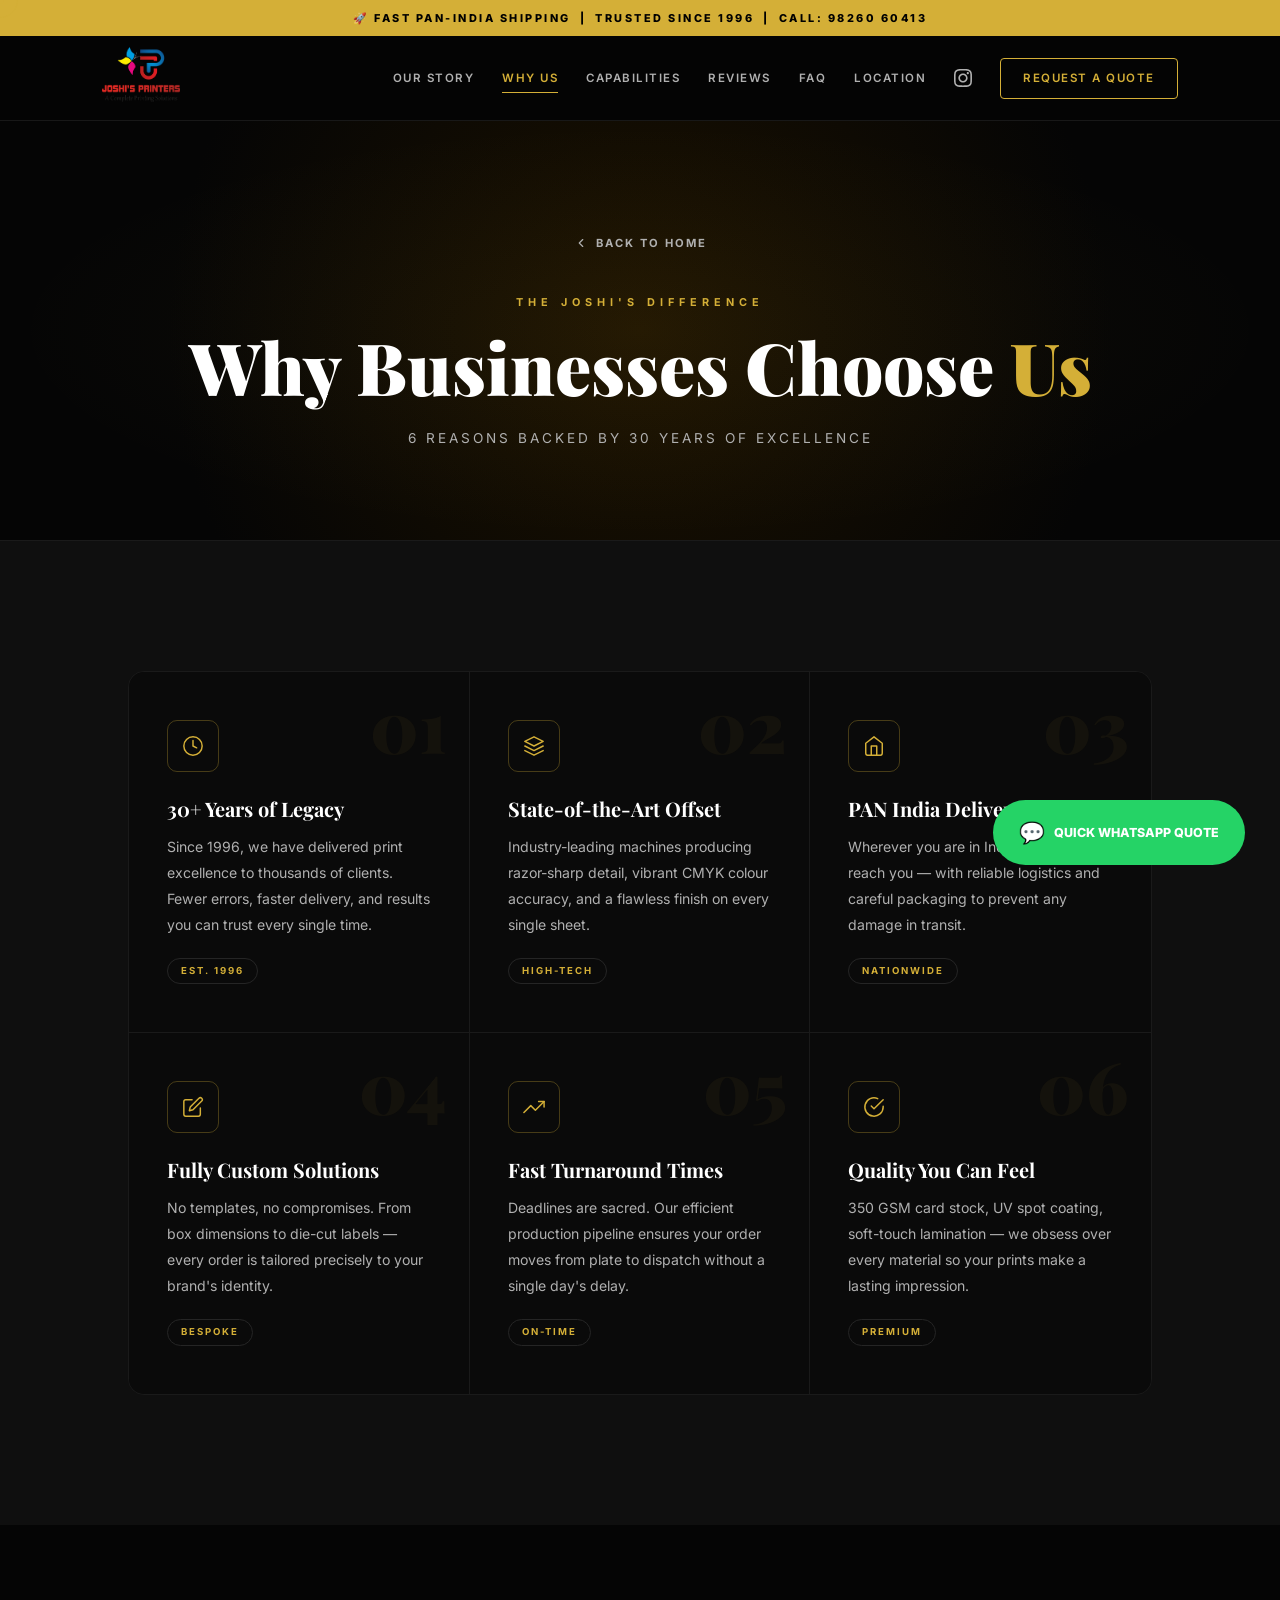
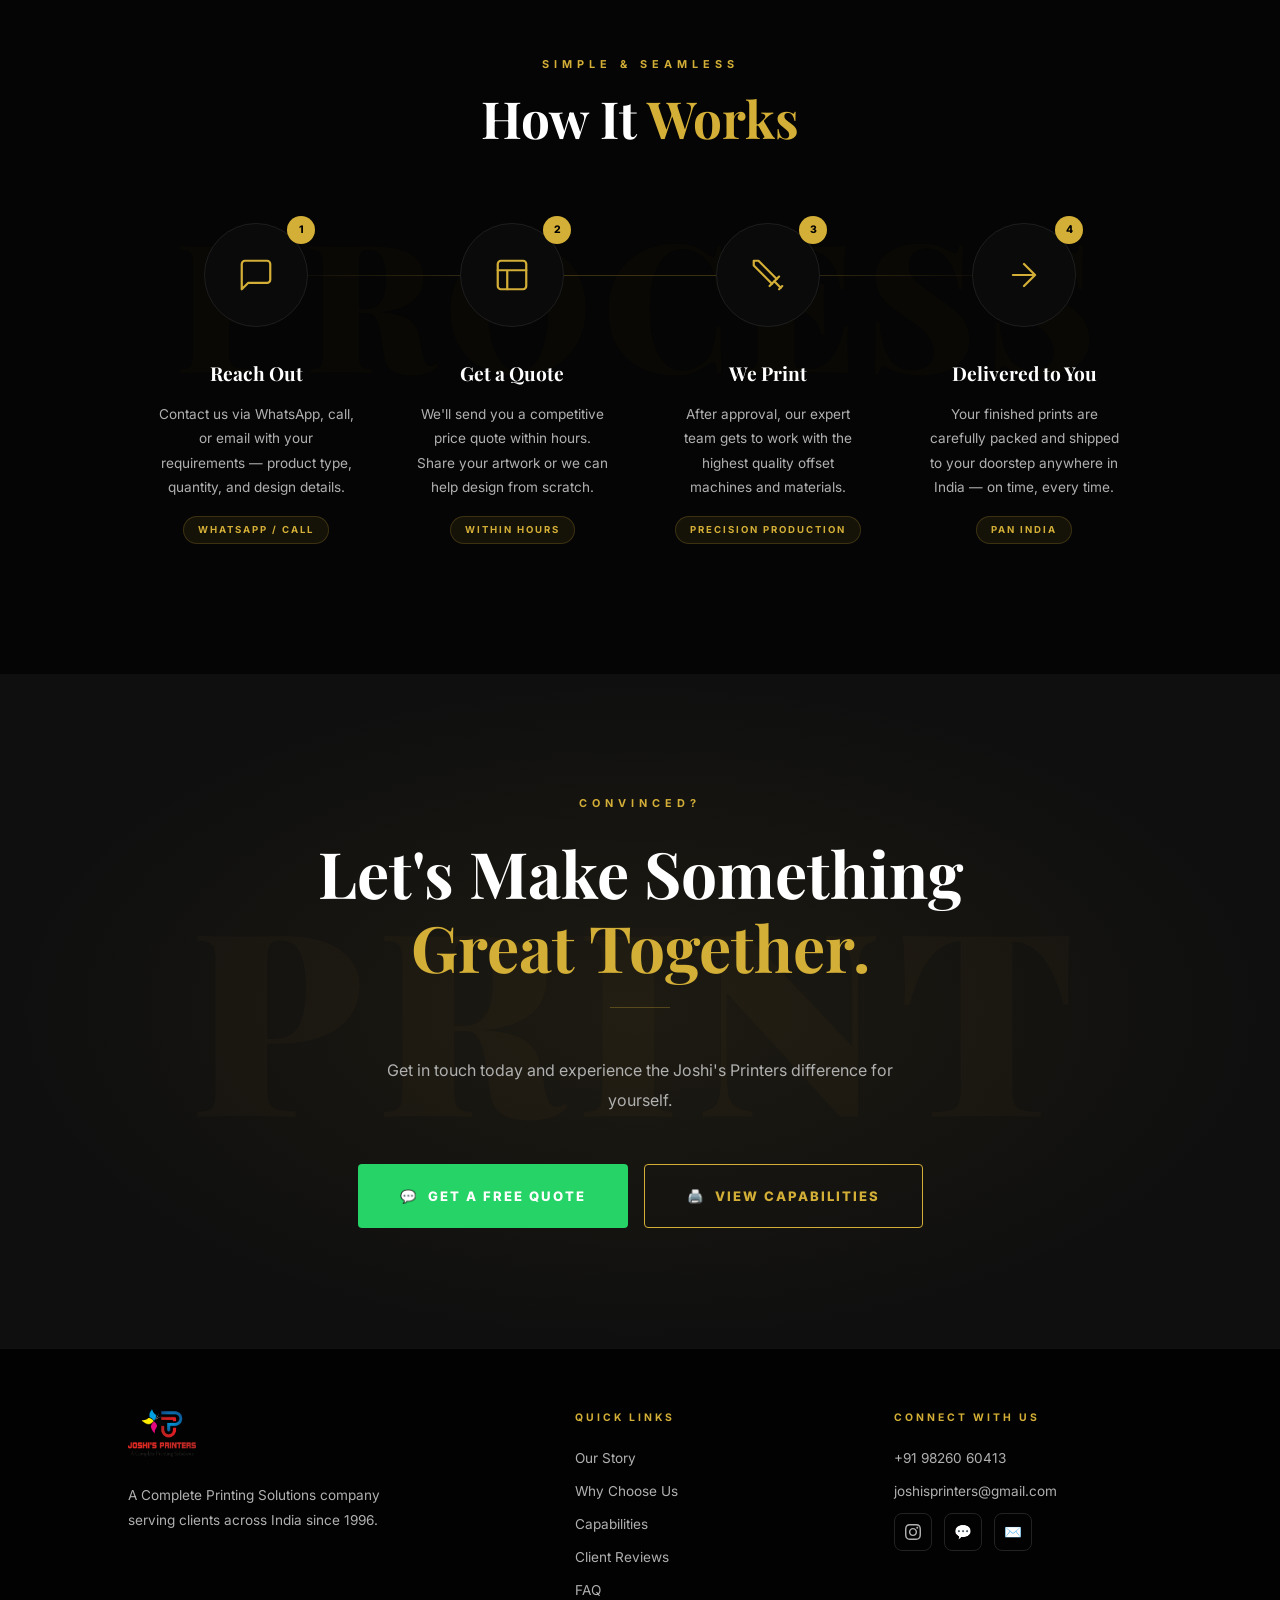
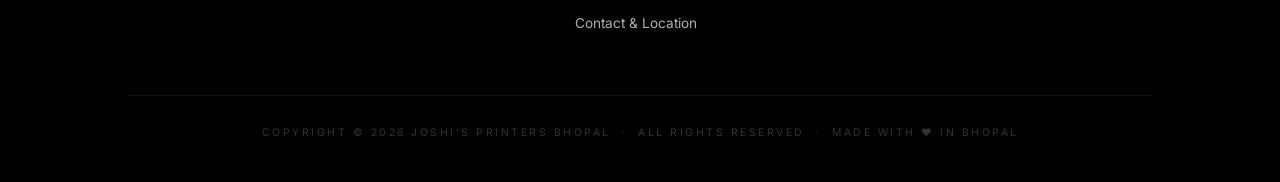
<file: ORIGINAL WEBSITE LIVE FILES/why-us.html>
<!DOCTYPE html>
<html lang="en">
<head>
    <meta charset="UTF-8">
    <meta name="viewport" content="width=device-width, initial-scale=1.0">
    <title>Why Choose Us | Joshi's Printers Bhopal</title>
    <meta name="description" content="6 reasons why businesses across India trust Joshi's Printers for every print job.">
    <link rel="icon" type="image/png" href="001.png">
    <link href="https://fonts.googleapis.com/css2?family=Inter:wght@300;400;600;700;800&family=Playfair+Display:wght@700;900&display=swap" rel="stylesheet">
    <link rel="stylesheet" href="style.css">
</head>
<body>

<div class="cursor-dot" id="cursorDot"></div>
<div class="cursor-ring" id="cursorRing"></div>

<a href="https://wa.me/919826060413?text=Namaste!%20I'm%20interested%20in%20your%20printing%20services." class="float-ws" target="_blank">
    <span style="font-size:1.3rem">💬</span><span class="ws-text">QUICK WHATSAPP QUOTE</span>
</a>
<a href="#" class="back-to-top" id="backToTop"><svg viewBox="0 0 24 24"><polyline points="18 15 12 9 6 15"/></svg></a>

<div class="top-bar">🚀 Fast PAN-India Shipping &nbsp;|&nbsp; Trusted Since 1996 &nbsp;|&nbsp; Call: 98260 60413</div>

<nav id="navbar">
    <div class="nav-logo"><img src="001.png" alt="Joshi's Printers"></div>
    <div class="nav-links" id="nav-menu">
        <a href="about.html">Our Story</a>
        <a href="why-us.html" class="active-link">Why Us</a>
        <a href="capabilities.html">Capabilities</a>
        <a href="index.html#testimonials">Reviews</a>
        <a href="index.html#faq">FAQ</a>
        <a href="index.html#contact">Location</a>
        <a href="https://www.instagram.com/joshisprintersbpl/" target="_blank" class="insta-nav">
            <svg viewBox="0 0 24 24"><path d="M12 2.163c3.204 0 3.584.012 4.85.07 1.366.062 2.633.332 3.608 1.308.975.975 1.245 2.242 1.308 3.607.058 1.266.07 1.646.07 4.85s-.012 3.584-.07 4.85c-.062 1.366-.332 2.633-1.308 3.608-.975.975-2.242 1.245-3.607 1.308-1.266.058-1.646.07-4.85.07s-3.584-.012-4.85-.07c-1.366-.062-2.633-.332-3.608-1.308-.975-.975-1.245-2.242-1.308-3.607-.058-1.266-.07-1.646-.07-4.85s.012-3.584.07-4.85c.062-1.366.332-2.633 1.308-3.608.975-.975 2.242-1.245 3.607-1.308 1.266-.058 1.646-.07 4.85-.07zm0-2.163c-3.259 0-3.667.014-4.947.072-4.358.2-6.78 2.618-6.98 6.98-.059 1.281-.073 1.689-.073 4.948s.014 3.667.072 4.947c.2 4.358 2.618 6.78 6.98 6.98 1.281.058 1.689.072 4.948.072s3.667-.014 4.947-.072c4.358-.2 6.78-2.618 6.98-6.98.058-1.281.072-1.689.072-4.948s-.014-3.667-.072-4.947c-.2-4.358-2.618-6.78-6.98-6.98-1.281-.058-1.689-.072-4.948-.072zm0 5.838c-3.403 0-6.162 2.759-6.162 6.162s2.759 6.163 6.162 6.163 6.162-2.759 6.162-6.163-2.759-6.162-6.162-6.162zm0 10.162c-2.209 0-4-1.79-4-4s1.791-4 4-4 4 1.791 4 4-1.791 4-4 4zm6.406-11.845c-.796 0-1.441.645-1.441 1.44s.645 1.44 1.441 1.44c.795 0 1.439-.645 1.439-1.44s-.644-1.44-1.439-1.44z"/></svg>
        </a>
        <a href="index.html#contact" class="quote-btn">Request a Quote</a>
    </div>
    <div class="mobile-menu-btn" id="mobile-btn"><span></span><span></span><span></span></div>
</nav>

<!-- PAGE HERO -->
<div class="page-hero">
    <div class="page-hero-content reveal">
        <a href="index.html" class="page-back-link"><svg viewBox="0 0 24 24"><polyline points="15 18 9 12 15 6"/></svg> Back to Home</a>
        <span class="eyebrow">The Joshi's Difference</span>
        <h1>Why Businesses Choose <span>Us</span></h1>
        <p>6 reasons backed by 30 years of excellence</p>
    </div>
</div>

<!-- WHY GRID -->
<section class="section-why" id="why">
    <div class="why-grid">
        <div class="why-card reveal"><span class="why-num">01</span><div class="why-icon-wrap"><svg viewBox="0 0 24 24"><circle cx="12" cy="12" r="10"/><path d="M12 6v6l4 2"/></svg></div><h3>30+ Years of Legacy</h3><p>Since 1996, we have delivered print excellence to thousands of clients. Fewer errors, faster delivery, and results you can trust every single time.</p><span class="why-tag">Est. 1996</span></div>
        <div class="why-card reveal"><span class="why-num">02</span><div class="why-icon-wrap"><svg viewBox="0 0 24 24"><path d="M12 2L2 7l10 5 10-5-10-5z"/><path d="M2 17l10 5 10-5"/><path d="M2 12l10 5 10-5"/></svg></div><h3>State-of-the-Art Offset</h3><p>Industry-leading machines producing razor-sharp detail, vibrant CMYK colour accuracy, and a flawless finish on every single sheet.</p><span class="why-tag">High-Tech</span></div>
        <div class="why-card reveal"><span class="why-num">03</span><div class="why-icon-wrap"><svg viewBox="0 0 24 24"><path d="M3 9l9-7 9 7v11a2 2 0 01-2 2H5a2 2 0 01-2-2z"/><polyline points="9 22 9 12 15 12 15 22"/></svg></div><h3>PAN India Delivery</h3><p>Wherever you are in India, your prints reach you — with reliable logistics and careful packaging to prevent any damage in transit.</p><span class="why-tag">Nationwide</span></div>
        <div class="why-card reveal"><span class="why-num">04</span><div class="why-icon-wrap"><svg viewBox="0 0 24 24"><path d="M11 4H4a2 2 0 00-2 2v14a2 2 0 002 2h14a2 2 0 002-2v-7"/><path d="M18.5 2.5a2.121 2.121 0 013 3L12 15l-4 1 1-4 9.5-9.5z"/></svg></div><h3>Fully Custom Solutions</h3><p>No templates, no compromises. From box dimensions to die-cut labels — every order is tailored precisely to your brand's identity.</p><span class="why-tag">Bespoke</span></div>
        <div class="why-card reveal"><span class="why-num">05</span><div class="why-icon-wrap"><svg viewBox="0 0 24 24"><polyline points="23 6 13.5 15.5 8.5 10.5 1 18"/><polyline points="17 6 23 6 23 12"/></svg></div><h3>Fast Turnaround Times</h3><p>Deadlines are sacred. Our efficient production pipeline ensures your order moves from plate to dispatch without a single day's delay.</p><span class="why-tag">On-Time</span></div>
        <div class="why-card reveal"><span class="why-num">06</span><div class="why-icon-wrap"><svg viewBox="0 0 24 24"><path d="M22 11.08V12a10 10 0 11-5.93-9.14"/><polyline points="22 4 12 14.01 9 11.01"/></svg></div><h3>Quality You Can Feel</h3><p>350 GSM card stock, UV spot coating, soft-touch lamination — we obsess over every material so your prints make a lasting impression.</p><span class="why-tag">Premium</span></div>
    </div>
</section>

<!-- HOW IT WORKS -->
<section class="section-process" id="process">
    <div class="section-header reveal">
        <span class="eyebrow">Simple & Seamless</span>
        <h2>How It <span>Works</span></h2>
    </div>
    <div class="process-grid">
        <div class="process-step reveal"><div class="process-icon-wrap"><span class="process-step-num">1</span><svg viewBox="0 0 24 24"><path d="M21 15a2 2 0 01-2 2H7l-4 4V5a2 2 0 012-2h14a2 2 0 012 2z"/></svg></div><h3>Reach Out</h3><p>Contact us via WhatsApp, call, or email with your requirements — product type, quantity, and design details.</p><span class="process-tag">WhatsApp / Call</span></div>
        <div class="process-step reveal"><div class="process-icon-wrap"><span class="process-step-num">2</span><svg viewBox="0 0 24 24"><rect x="3" y="3" width="18" height="18" rx="2"/><path d="M3 9h18M9 21V9"/></svg></div><h3>Get a Quote</h3><p>We'll send you a competitive price quote within hours. Share your artwork or we can help design from scratch.</p><span class="process-tag">Within Hours</span></div>
        <div class="process-step reveal"><div class="process-icon-wrap"><span class="process-step-num">3</span><svg viewBox="0 0 24 24"><polyline points="14.5 17.5 3 6 3 3 6 3 17.5 14.5"/><line x1="13" y1="19" x2="19" y2="13"/><line x1="16" y1="16" x2="20" y2="20"/><line x1="19" y1="21" x2="21" y2="19"/></svg></div><h3>We Print</h3><p>After approval, our expert team gets to work with the highest quality offset machines and materials.</p><span class="process-tag">Precision Production</span></div>
        <div class="process-step reveal"><div class="process-icon-wrap"><span class="process-step-num">4</span><svg viewBox="0 0 24 24"><path d="M5 12h14M12 5l7 7-7 7"/></svg></div><h3>Delivered to You</h3><p>Your finished prints are carefully packed and shipped to your doorstep anywhere in India — on time, every time.</p><span class="process-tag">PAN India</span></div>
    </div>
</section>

<!-- CTA -->
<section class="section-cta">
    <div class="cta-inner reveal">
        <span class="cta-eyebrow">Convinced?</span>
        <h2>Let's Make Something <span>Great Together.</span></h2>
        <div class="cta-divider"></div>
        <p>Get in touch today and experience the Joshi's Printers difference for yourself.</p>
        <div class="cta-buttons">
            <a href="https://wa.me/919826060413?text=Namaste!%20I'd%20like%20a%20quote." class="cta-btn-primary" target="_blank">💬 &nbsp;Get a Free Quote</a>
            <a href="capabilities.html" class="cta-btn-secondary">🖨️ &nbsp;View Capabilities</a>
        </div>
    </div>
</section>

<footer>
    <div class="footer-grid">
        <div class="footer-brand"><img src="001.png" alt="Joshi's Printers Logo"><p>A Complete Printing Solutions company serving clients across India since 1996.</p></div>
        <div class="footer-col"><h4>Quick Links</h4><a href="about.html">Our Story</a><a href="why-us.html">Why Choose Us</a><a href="capabilities.html">Capabilities</a><a href="index.html#testimonials">Client Reviews</a><a href="index.html#faq">FAQ</a><a href="index.html#contact">Contact & Location</a></div>
        <div class="footer-col"><h4>Connect With Us</h4><a href="tel:+919826060413">+91 98260 60413</a><a href="mailto:joshisprinters@gmail.com">joshisprinters@gmail.com</a><div class="footer-social"><a href="https://www.instagram.com/joshisprintersbpl/" target="_blank"><svg viewBox="0 0 24 24"><path d="M12 2.163c3.204 0 3.584.012 4.85.07 1.366.062 2.633.332 3.608 1.308.975.975 1.245 2.242 1.308 3.607.058 1.266.07 1.646.07 4.85s-.012 3.584-.07 4.85c-.062 1.366-.332 2.633-1.308 3.608-.975.975-2.242 1.245-3.607 1.308-1.266.058-1.646.07-4.85.07s-3.584-.012-4.85-.07c-1.366-.062-2.633-.332-3.608-1.308-.975-.975-1.245-2.242-1.308-3.607-.058-1.266-.07-1.646-.07-4.85s.012-3.584.07-4.85c.062-1.366.332-2.633 1.308-3.608.975-.975 2.242-1.245 3.607-1.308 1.266-.058 1.646-.07 4.85-.07zm0-2.163c-3.259 0-3.667.014-4.947.072-4.358.2-6.78 2.618-6.98 6.98-.059 1.281-.073 1.689-.073 4.948s.014 3.667.072 4.947c.2 4.358 2.618 6.78 6.98 6.98 1.281.058 1.689.072 4.948.072s3.667-.014 4.947-.072c4.358-.2 6.78-2.618 6.98-6.98.058-1.281.072-1.689.072-4.948s-.014-3.667-.072-4.947c-.2-4.358-2.618-6.78-6.98-6.98-1.281-.058-1.689-.072-4.948-.072zm0 5.838c-3.403 0-6.162 2.759-6.162 6.162s2.759 6.163 6.162 6.163 6.162-2.759 6.162-6.163-2.759-6.162-6.162-6.162zm0 10.162c-2.209 0-4-1.79-4-4s1.791-4 4-4 4 1.791 4 4-1.791 4-4 4zm6.406-11.845c-.796 0-1.441.645-1.441 1.44s.645 1.44 1.441 1.44c.795 0 1.439-.645 1.439-1.44s-.644-1.44-1.439-1.44z"/></svg></a><a href="https://wa.me/919826060413" target="_blank">💬</a><a href="mailto:joshisprinters@gmail.com">✉️</a></div></div>
    </div>
    <div class="footer-bottom"><p>Copyright © 2026 Joshi's Printers Bhopal &nbsp;·&nbsp; All Rights Reserved &nbsp;·&nbsp; Made with ❤️ in Bhopal</p></div>
</footer>

<script src="main.js"></script>
</body>
</html>
</file>
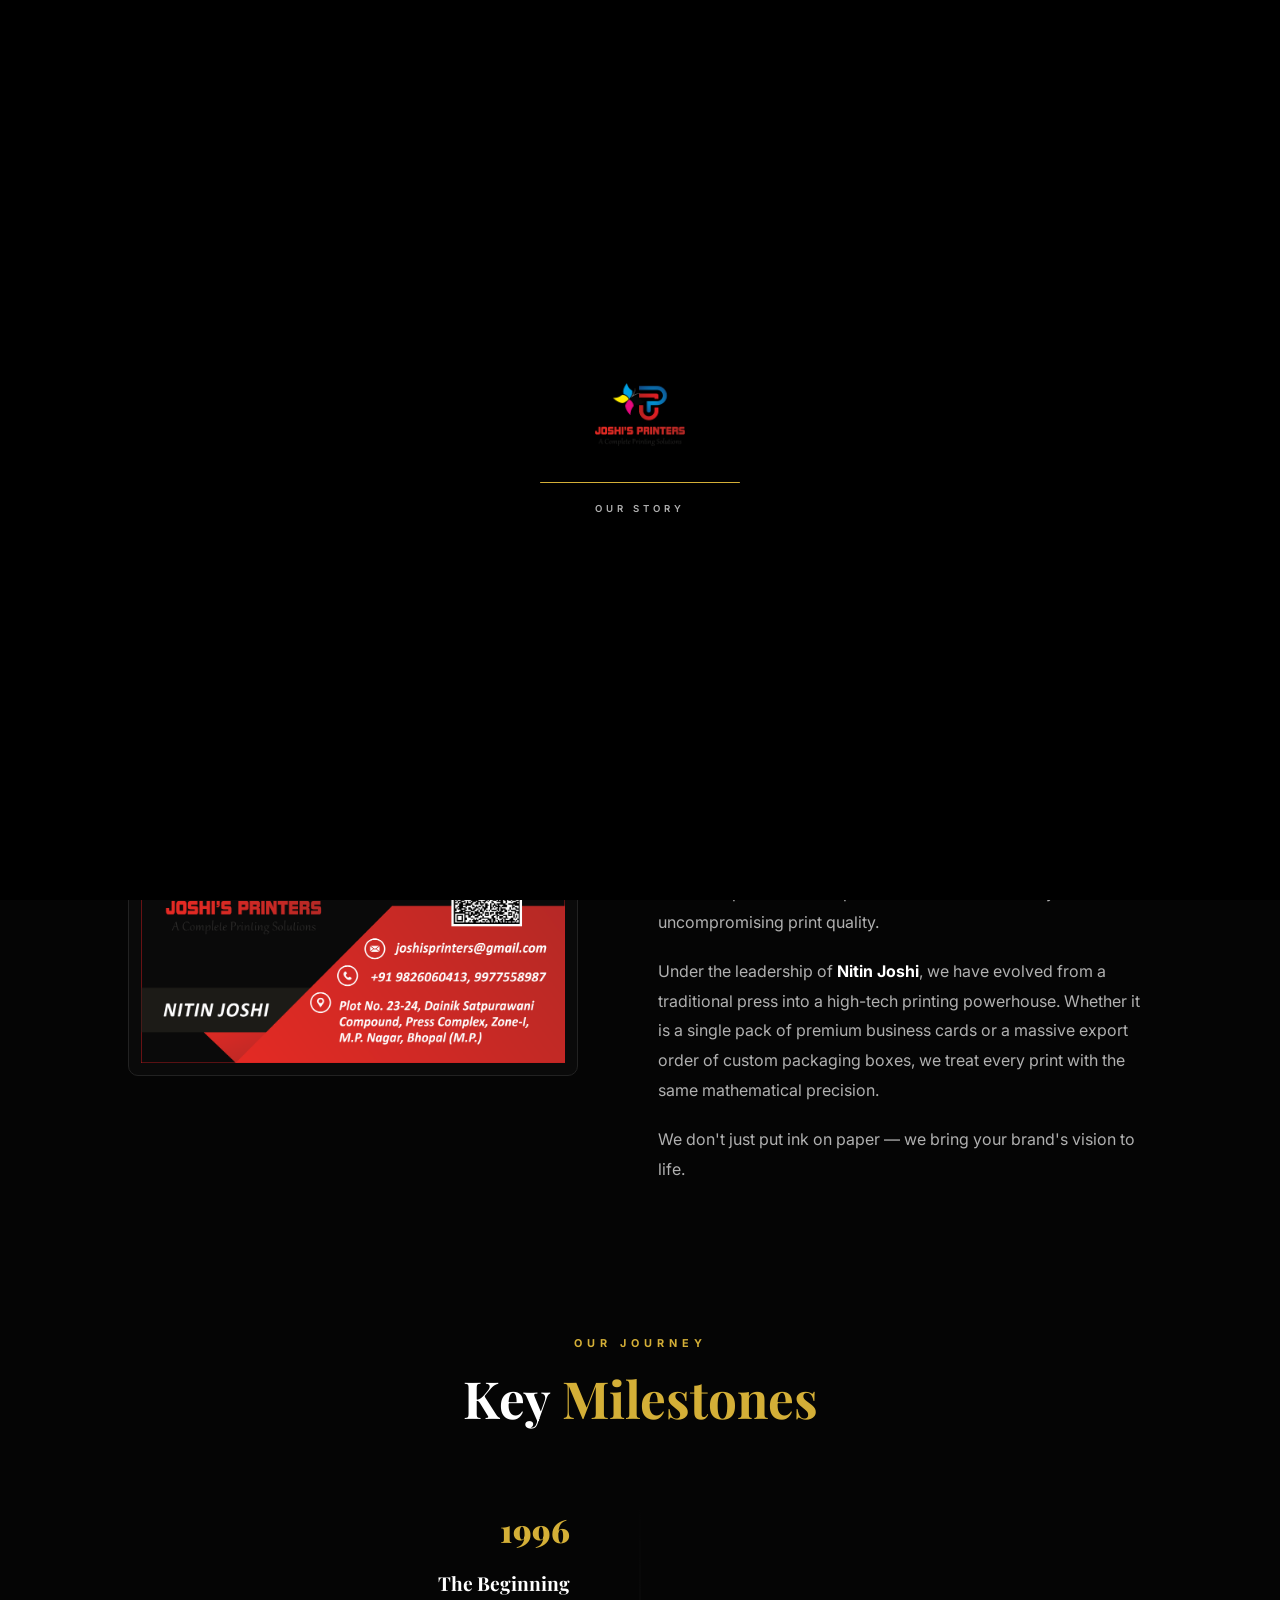
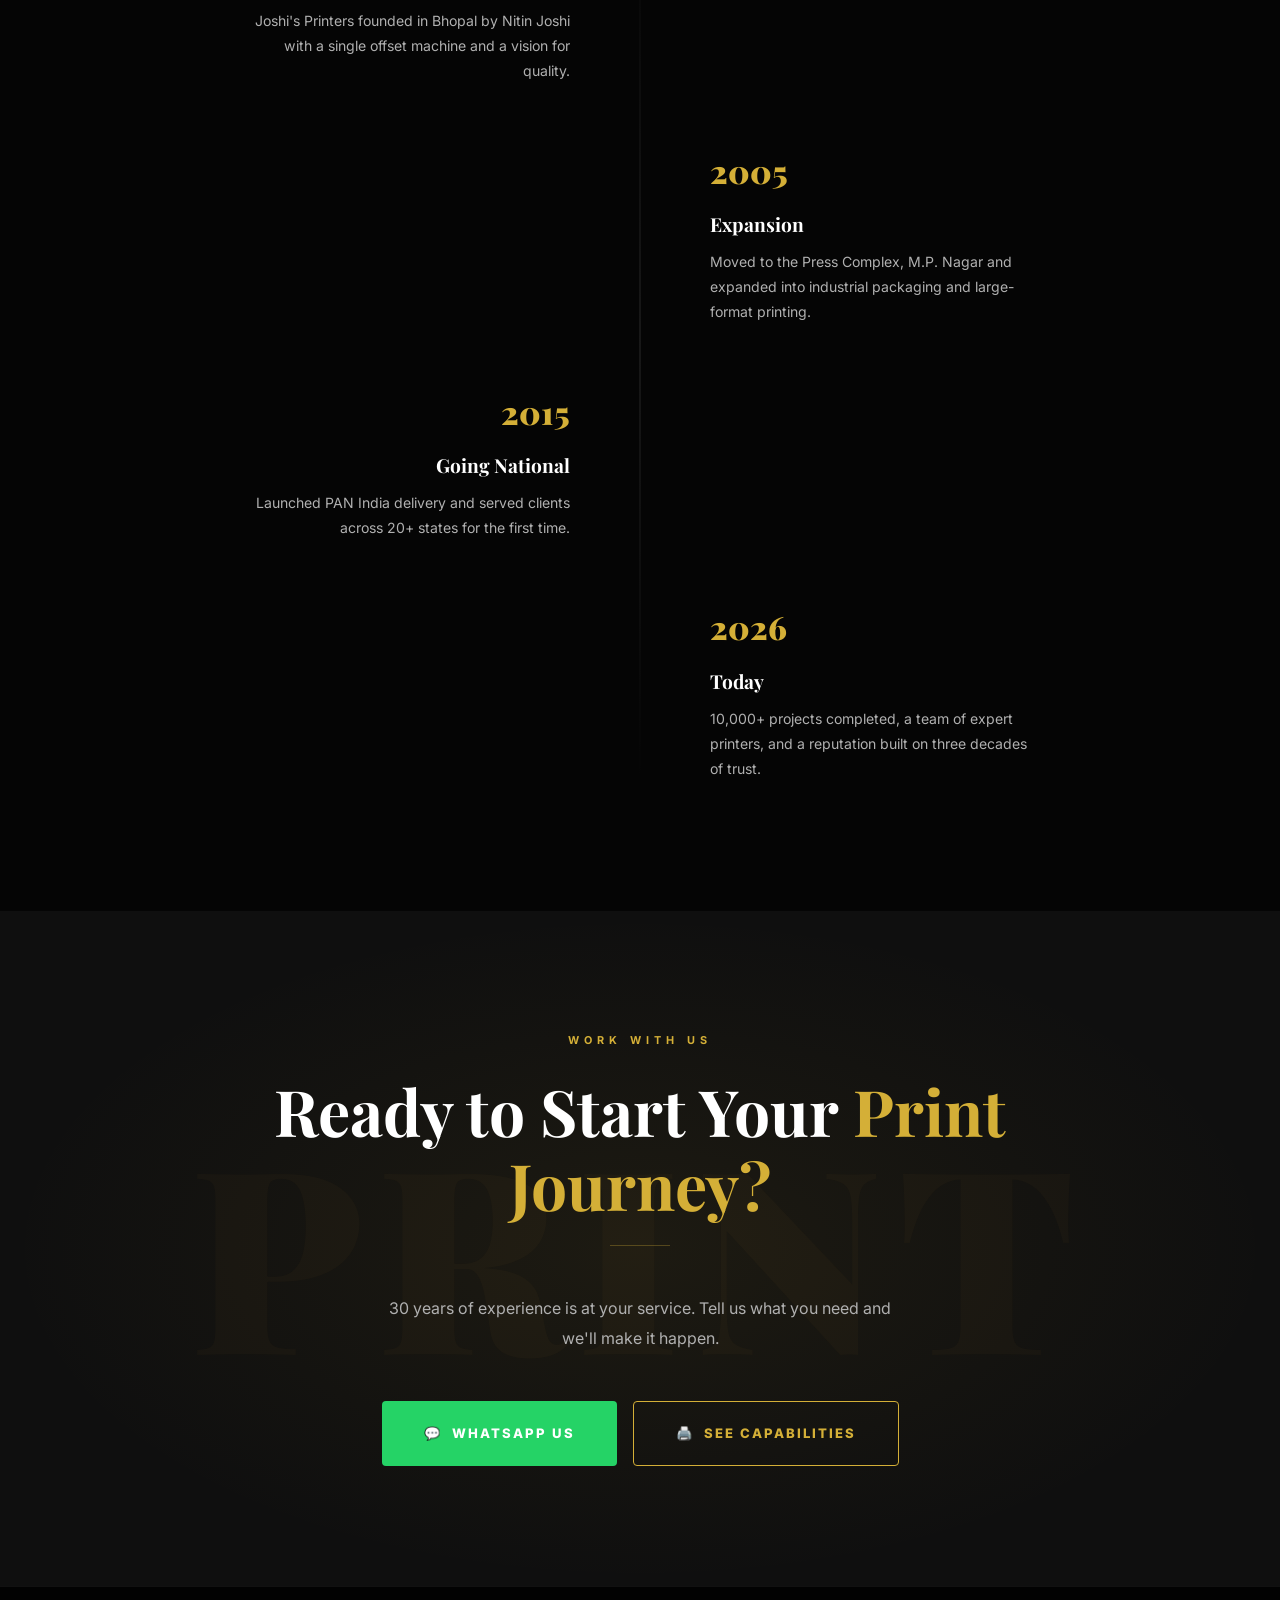
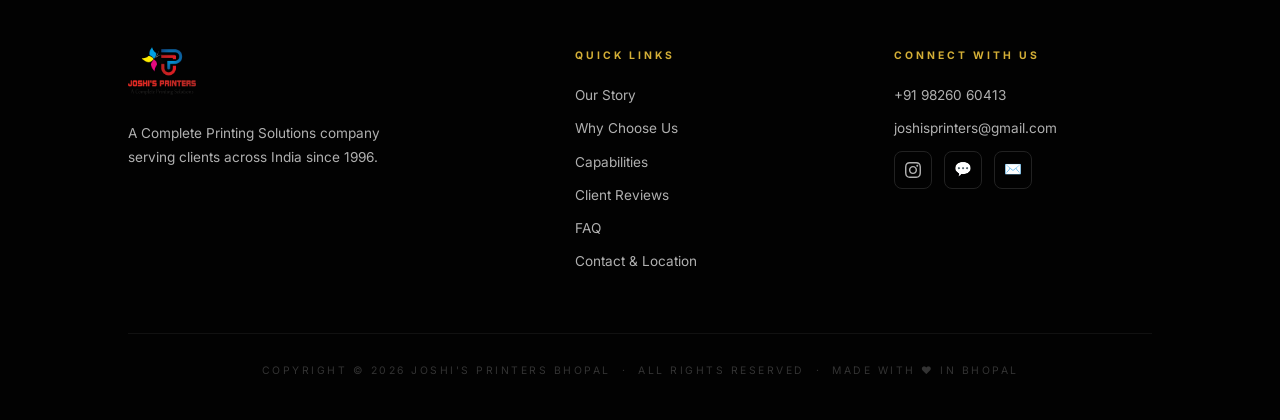
<file: WEBSITE/about.html>
<!DOCTYPE html>
<html lang="en">
<head>
    <meta charset="UTF-8">
    <meta name="viewport" content="width=device-width, initial-scale=1.0">
    <title>Our Story | Joshi's Printers Bhopal</title>
    <meta name="description" content="Established in 1996 in Bhopal, Joshi's Printers has 30+ years of printing excellence.">
    <link rel="icon" type="image/png" href="001.png">
    <link href="https://fonts.googleapis.com/css2?family=Inter:wght@300;400;600;700;800&family=Playfair+Display:wght@700;900&display=swap" rel="stylesheet">
    <link rel="stylesheet" href="style.css">
</head>
<body>

<div class="loader" id="loader">
    <img src="001.png" alt="Joshi's Printers" class="loader-logo">
    <div class="loader-bar-wrap"><div class="loader-bar"></div></div>
    <p class="loader-text">Our Story</p>
</div>
<div class="cursor-dot" id="cursorDot"></div>
<div class="cursor-ring" id="cursorRing"></div>

<a href="https://wa.me/919826060413?text=Namaste!%20I'm%20interested%20in%20your%20printing%20services." class="float-ws" target="_blank">
    <span style="font-size:1.3rem">💬</span><span class="ws-text">QUICK WHATSAPP QUOTE</span>
</a>
<a href="#" class="back-to-top" id="backToTop"><svg viewBox="0 0 24 24"><polyline points="18 15 12 9 6 15"/></svg></a>

<div class="top-bar">🚀 Fast PAN-India Shipping &nbsp;|&nbsp; Trusted Since 1996 &nbsp;|&nbsp; Call: 98260 60413</div>

<nav id="navbar">
    <div class="nav-logo"><img src="001.png" alt="Joshi's Printers"></div>
    <div class="nav-links" id="nav-menu">
        <a href="about.html" class="active-link">Our Story</a>
        <a href="why-us.html">Why Us</a>
        <a href="capabilities.html">Capabilities</a>
        <a href="index.html#testimonials">Reviews</a>
        <a href="index.html#faq">FAQ</a>
        <a href="index.html#contact">Location</a>
        <a href="https://www.instagram.com/joshisprintersbpl/" target="_blank" class="insta-nav">
            <svg viewBox="0 0 24 24"><path d="M12 2.163c3.204 0 3.584.012 4.85.07 1.366.062 2.633.332 3.608 1.308.975.975 1.245 2.242 1.308 3.607.058 1.266.07 1.646.07 4.85s-.012 3.584-.07 4.85c-.062 1.366-.332 2.633-1.308 3.608-.975.975-2.242 1.245-3.607 1.308-1.266.058-1.646.07-4.85.07s-3.584-.012-4.85-.07c-1.366-.062-2.633-.332-3.608-1.308-.975-.975-1.245-2.242-1.308-3.607-.058-1.266-.07-1.646-.07-4.85s.012-3.584.07-4.85c.062-1.366.332-2.633 1.308-3.608.975-.975 2.242-1.245 3.607-1.308 1.266-.058 1.646-.07 4.85-.07zm0-2.163c-3.259 0-3.667.014-4.947.072-4.358.2-6.78 2.618-6.98 6.98-.059 1.281-.073 1.689-.073 4.948s.014 3.667.072 4.947c.2 4.358 2.618 6.78 6.98 6.98 1.281.058 1.689.072 4.948.072s3.667-.014 4.947-.072c4.358-.2 6.78-2.618 6.98-6.98.058-1.281.072-1.689.072-4.948s-.014-3.667-.072-4.947c-.2-4.358-2.618-6.78-6.98-6.98-1.281-.058-1.689-.072-4.948-.072zm0 5.838c-3.403 0-6.162 2.759-6.162 6.162s2.759 6.163 6.162 6.163 6.162-2.759 6.162-6.163-2.759-6.162-6.162-6.162zm0 10.162c-2.209 0-4-1.79-4-4s1.791-4 4-4 4 1.791 4 4-1.791 4-4 4zm6.406-11.845c-.796 0-1.441.645-1.441 1.44s.645 1.44 1.441 1.44c.795 0 1.439-.645 1.439-1.44s-.644-1.44-1.439-1.44z"/></svg>
        </a>
        <a href="index.html#contact" class="quote-btn">Request a Quote</a>
    </div>
    <div class="mobile-menu-btn" id="mobile-btn"><span></span><span></span><span></span></div>
</nav>

<!-- PAGE HERO -->
<div class="page-hero">
    <div class="page-hero-content reveal">
        <a href="index.html" class="page-back-link"><svg viewBox="0 0 24 24"><polyline points="15 18 9 12 15 6"/></svg> Back to Home</a>
        <span class="eyebrow">Since 1996</span>
        <h1>Our <span>Story</span></h1>
        <p>Bhopal · Madhya Pradesh · India</p>
    </div>
</div>

<!-- ABOUT CONTENT -->
<section class="section-about">
    <div class="about-grid">
        <div class="about-img reveal">
            <img src="003.png" alt="Inside Joshi's Printers Offset Facility">
        </div>
        <div class="about-text reveal">
            <span class="eyebrow">How It All Began</span>
            <h2>Three Decades of <span>Precision.</span></h2>
            <p>Established in 1996 in the heart of Bhopal, Joshi's Printers began with a simple mission: to provide the local community with uncompromising print quality.</p>
            <p>Under the leadership of <strong style="color:#fff">Nitin Joshi</strong>, we have evolved from a traditional press into a high-tech printing powerhouse. Whether it is a single pack of premium business cards or a massive export order of custom packaging boxes, we treat every print with the same mathematical precision.</p>
            <p>We don't just put ink on paper — we bring your brand's vision to life.</p>
        </div>
    </div>
</section>

<!-- MILESTONES -->
<section style="padding: 0 10% 130px; background: var(--bg-pure);">
    <div class="section-header reveal">
        <span class="eyebrow">Our Journey</span>
        <h2>Key <span>Milestones</span></h2>
    </div>
    <div style="max-width:800px; margin:0 auto; position:relative;">
        <div style="position:absolute; left:50%; top:0; bottom:0; width:1px; background:linear-gradient(to bottom,transparent,#2a2a2a,transparent); transform:translateX(-50%);"></div>
        <div class="reveal" style="display:grid; grid-template-columns:1fr 1fr; gap:60px; margin-bottom:60px; align-items:center;">
            <div style="text-align:right; padding-right:40px;">
                <span style="color:var(--gold); font-family:'Playfair Display',serif; font-size:2rem; font-weight:900;">1996</span>
                <h3 style="color:#fff; font-family:'Playfair Display',serif; font-size:1.2rem; margin:10px 0 8px;">The Beginning</h3>
                <p style="color:var(--text-dim); font-size:.88rem; line-height:1.8;">Joshi's Printers founded in Bhopal by Nitin Joshi with a single offset machine and a vision for quality.</p>
            </div>
            <div style="padding-left:40px; border-left:1px solid #1a1a1a;"></div>
        </div>
        <div class="reveal" style="display:grid; grid-template-columns:1fr 1fr; gap:60px; margin-bottom:60px; align-items:center;">
            <div></div>
            <div style="padding-left:40px;">
                <span style="color:var(--gold); font-family:'Playfair Display',serif; font-size:2rem; font-weight:900;">2005</span>
                <h3 style="color:#fff; font-family:'Playfair Display',serif; font-size:1.2rem; margin:10px 0 8px;">Expansion</h3>
                <p style="color:var(--text-dim); font-size:.88rem; line-height:1.8;">Moved to the Press Complex, M.P. Nagar and expanded into industrial packaging and large-format printing.</p>
            </div>
        </div>
        <div class="reveal" style="display:grid; grid-template-columns:1fr 1fr; gap:60px; margin-bottom:60px; align-items:center;">
            <div style="text-align:right; padding-right:40px;">
                <span style="color:var(--gold); font-family:'Playfair Display',serif; font-size:2rem; font-weight:900;">2015</span>
                <h3 style="color:#fff; font-family:'Playfair Display',serif; font-size:1.2rem; margin:10px 0 8px;">Going National</h3>
                <p style="color:var(--text-dim); font-size:.88rem; line-height:1.8;">Launched PAN India delivery and served clients across 20+ states for the first time.</p>
            </div>
            <div style="padding-left:40px; border-left:1px solid #1a1a1a;"></div>
        </div>
        <div class="reveal" style="display:grid; grid-template-columns:1fr 1fr; gap:60px; align-items:center;">
            <div></div>
            <div style="padding-left:40px;">
                <span style="color:var(--gold); font-family:'Playfair Display',serif; font-size:2rem; font-weight:900;">2026</span>
                <h3 style="color:#fff; font-family:'Playfair Display',serif; font-size:1.2rem; margin:10px 0 8px;">Today</h3>
                <p style="color:var(--text-dim); font-size:.88rem; line-height:1.8;">10,000+ projects completed, a team of expert printers, and a reputation built on three decades of trust.</p>
            </div>
        </div>
    </div>
</section>

<!-- CTA -->
<section class="section-cta">
    <div class="cta-inner reveal">
        <span class="cta-eyebrow">Work With Us</span>
        <h2>Ready to Start Your <span>Print Journey?</span></h2>
        <div class="cta-divider"></div>
        <p>30 years of experience is at your service. Tell us what you need and we'll make it happen.</p>
        <div class="cta-buttons">
            <a href="https://wa.me/919826060413?text=Namaste!%20I'd%20like%20a%20quote." class="cta-btn-primary" target="_blank">💬 &nbsp;WhatsApp Us</a>
            <a href="capabilities.html" class="cta-btn-secondary">🖨️ &nbsp;See Capabilities</a>
        </div>
    </div>
</section>

<footer>
    <div class="footer-grid">
        <div class="footer-brand"><img src="001.png" alt="Joshi's Printers Logo"><p>A Complete Printing Solutions company serving clients across India since 1996.</p></div>
        <div class="footer-col"><h4>Quick Links</h4><a href="about.html">Our Story</a><a href="why-us.html">Why Choose Us</a><a href="capabilities.html">Capabilities</a><a href="index.html#testimonials">Client Reviews</a><a href="index.html#faq">FAQ</a><a href="index.html#contact">Contact & Location</a></div>
        <div class="footer-col"><h4>Connect With Us</h4><a href="tel:+919826060413">+91 98260 60413</a><a href="mailto:joshisprinters@gmail.com">joshisprinters@gmail.com</a><div class="footer-social"><a href="https://www.instagram.com/joshisprintersbpl/" target="_blank"><svg viewBox="0 0 24 24"><path d="M12 2.163c3.204 0 3.584.012 4.85.07 1.366.062 2.633.332 3.608 1.308.975.975 1.245 2.242 1.308 3.607.058 1.266.07 1.646.07 4.85s-.012 3.584-.07 4.85c-.062 1.366-.332 2.633-1.308 3.608-.975.975-2.242 1.245-3.607 1.308-1.266.058-1.646.07-4.85.07s-3.584-.012-4.85-.07c-1.366-.062-2.633-.332-3.608-1.308-.975-.975-1.245-2.242-1.308-3.607-.058-1.266-.07-1.646-.07-4.85s.012-3.584.07-4.85c.062-1.366.332-2.633 1.308-3.608.975-.975 2.242-1.245 3.607-1.308 1.266-.058 1.646-.07 4.85-.07zm0-2.163c-3.259 0-3.667.014-4.947.072-4.358.2-6.78 2.618-6.98 6.98-.059 1.281-.073 1.689-.073 4.948s.014 3.667.072 4.947c.2 4.358 2.618 6.78 6.98 6.98 1.281.058 1.689.072 4.948.072s3.667-.014 4.947-.072c4.358-.2 6.78-2.618 6.98-6.98.058-1.281.072-1.689.072-4.948s-.014-3.667-.072-4.947c-.2-4.358-2.618-6.78-6.98-6.98-1.281-.058-1.689-.072-4.948-.072zm0 5.838c-3.403 0-6.162 2.759-6.162 6.162s2.759 6.163 6.162 6.163 6.162-2.759 6.162-6.163-2.759-6.162-6.162-6.162zm0 10.162c-2.209 0-4-1.79-4-4s1.791-4 4-4 4 1.791 4 4-1.791 4-4 4zm6.406-11.845c-.796 0-1.441.645-1.441 1.44s.645 1.44 1.441 1.44c.795 0 1.439-.645 1.439-1.44s-.644-1.44-1.439-1.44z"/></svg></a><a href="https://wa.me/919826060413" target="_blank">💬</a><a href="mailto:joshisprinters@gmail.com">✉️</a></div></div>
    </div>
    <div class="footer-bottom"><p>Copyright © 2026 Joshi's Printers Bhopal &nbsp;·&nbsp; All Rights Reserved &nbsp;·&nbsp; Made with ❤️ in Bhopal</p></div>
</footer>

<script src="main.js"></script>
</body>
</html>
</file>
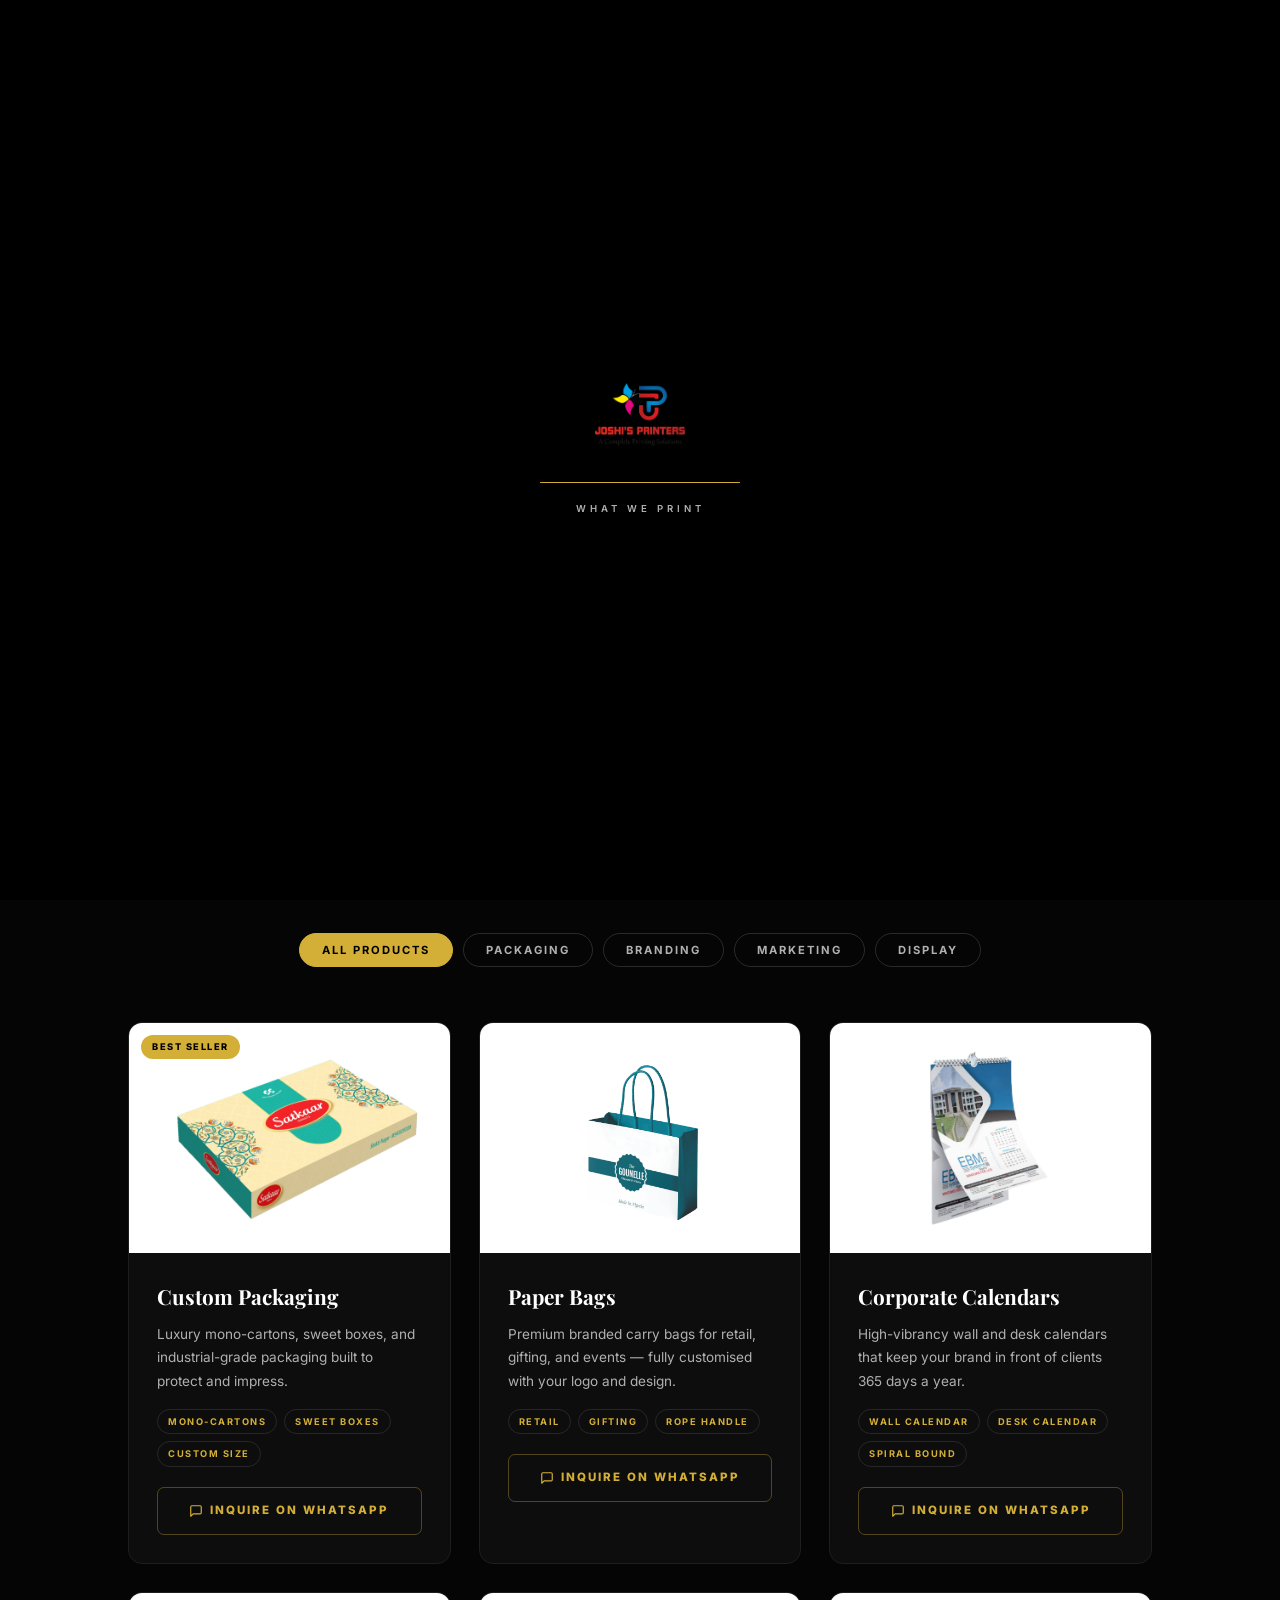
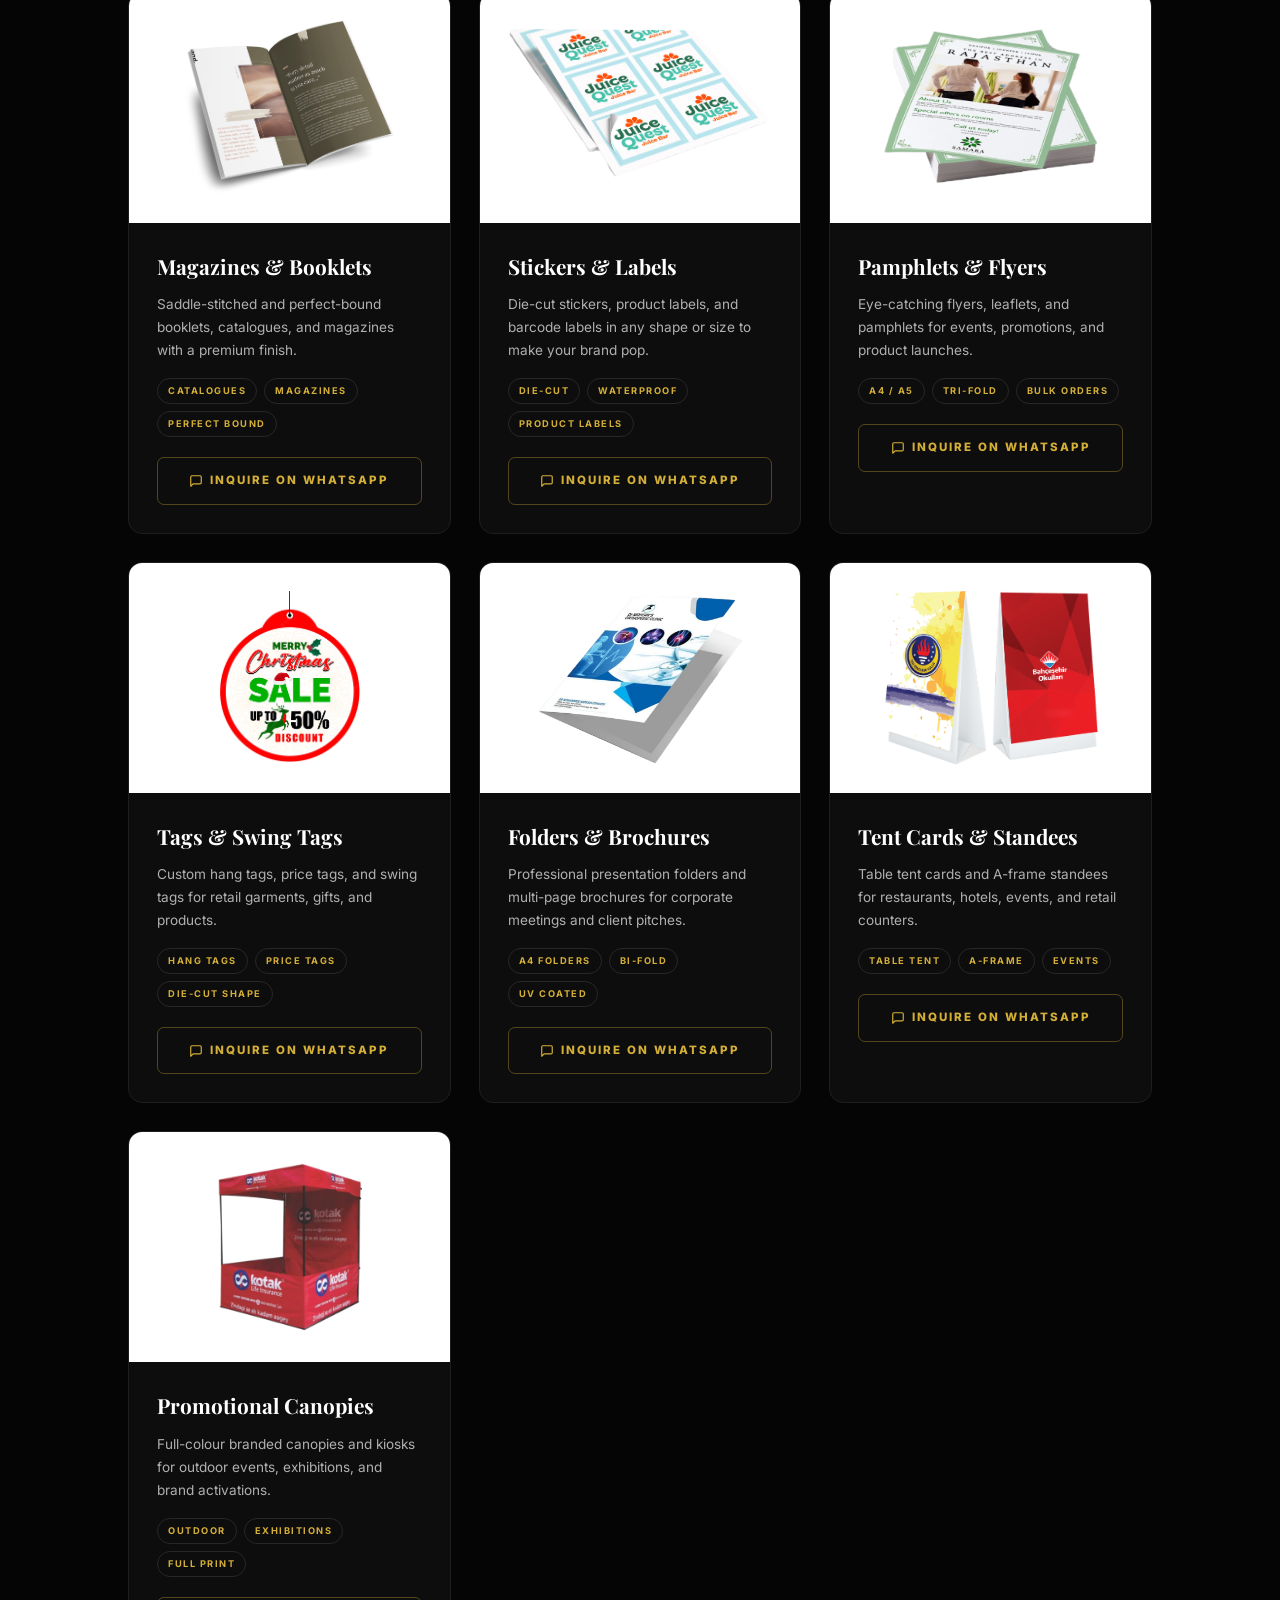
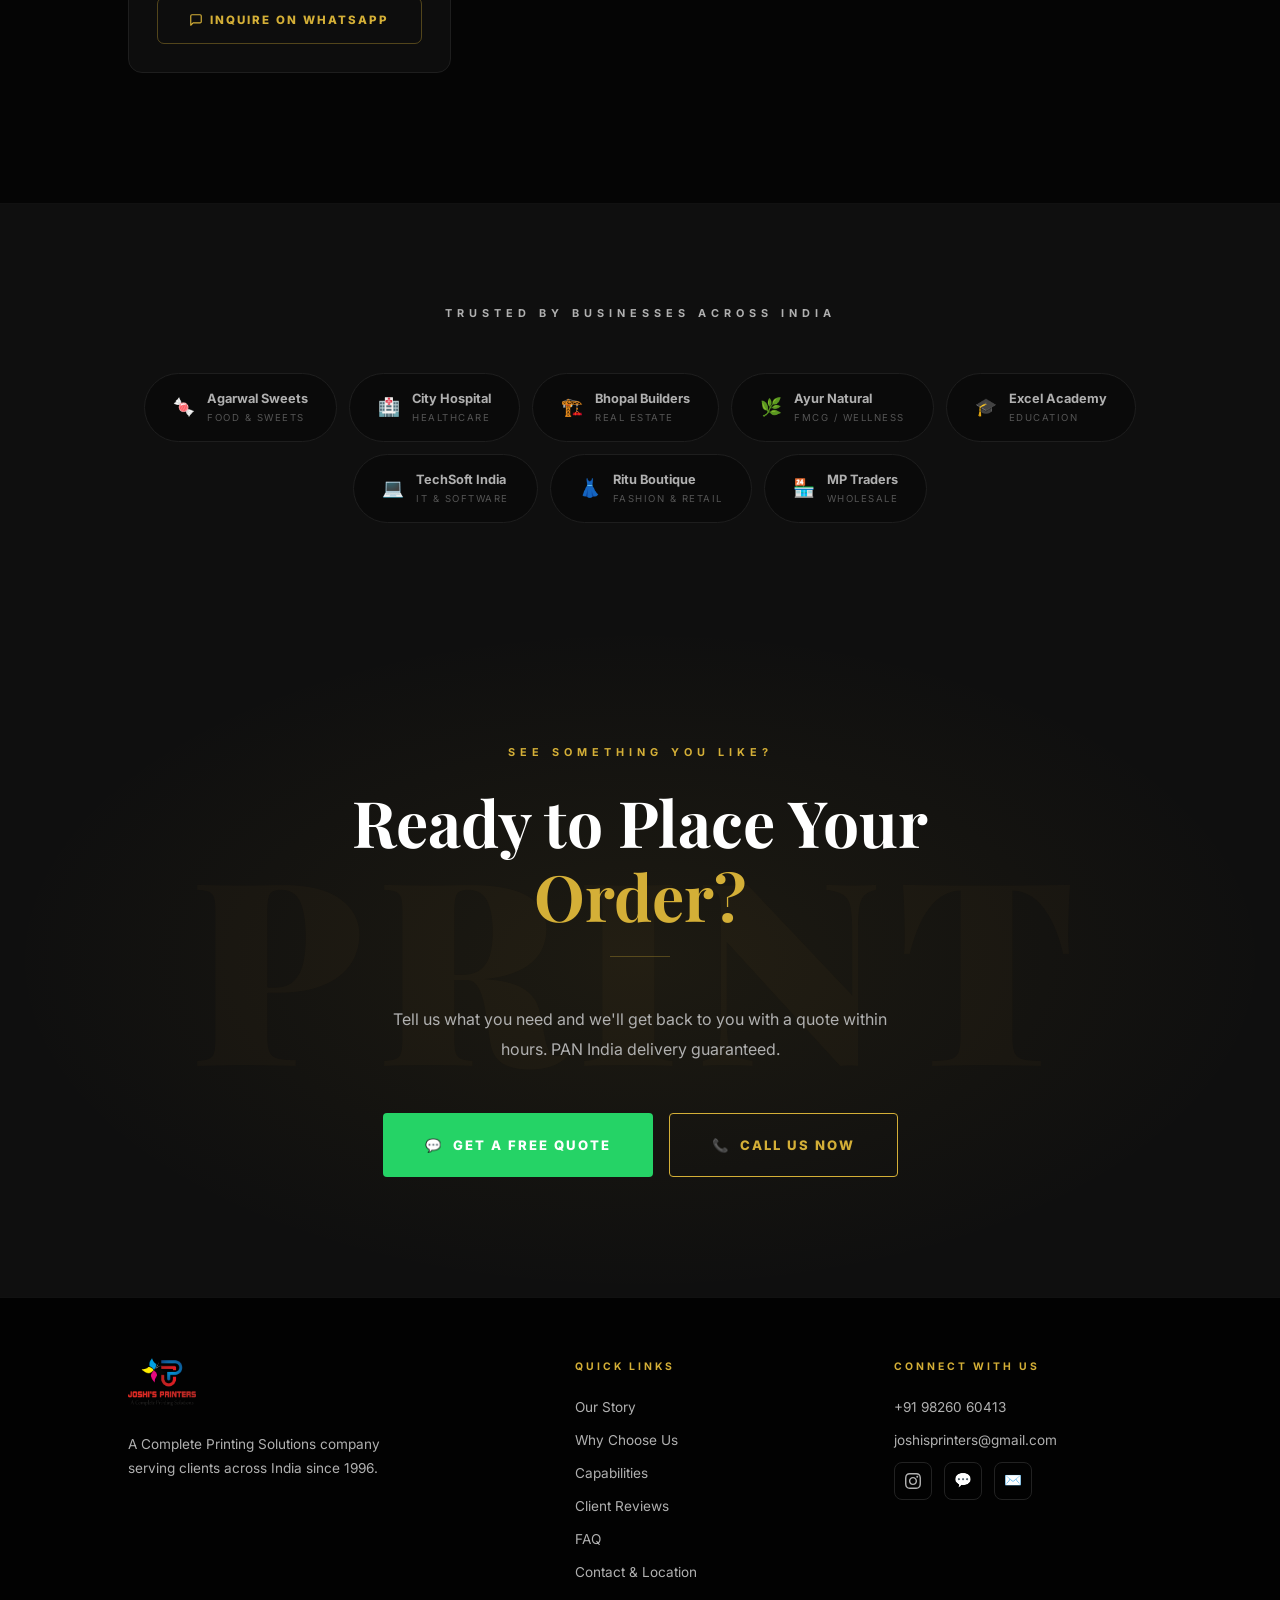
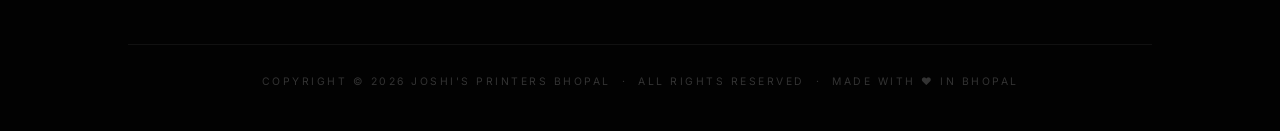
<file: WEBSITE/capabilities.html>
<!DOCTYPE html>
<html lang="en">
<head>
    <meta charset="UTF-8">
    <meta name="viewport" content="width=device-width, initial-scale=1.0">
    <title>Capabilities | Joshi's Printers Bhopal</title>
    <meta name="description" content="10 product categories — custom packaging, labels, calendars, brochures and more. PAN India delivery.">
    <link rel="icon" type="image/png" href="001.png">
    <link href="https://fonts.googleapis.com/css2?family=Inter:wght@300;400;600;700;800&family=Playfair+Display:wght@700;900&display=swap" rel="stylesheet">
    <link rel="stylesheet" href="style.css">
</head>
<body>

<div class="loader" id="loader">
    <img src="001.png" alt="Joshi's Printers" class="loader-logo">
    <div class="loader-bar-wrap"><div class="loader-bar"></div></div>
    <p class="loader-text">What We Print</p>
</div>
<div class="cursor-dot" id="cursorDot"></div>
<div class="cursor-ring" id="cursorRing"></div>

<a href="https://wa.me/919826060413?text=Namaste!%20I'm%20interested%20in%20your%20printing%20services." class="float-ws" target="_blank">
    <span style="font-size:1.3rem">💬</span><span class="ws-text">QUICK WHATSAPP QUOTE</span>
</a>
<a href="#" class="back-to-top" id="backToTop"><svg viewBox="0 0 24 24"><polyline points="18 15 12 9 6 15"/></svg></a>

<div class="top-bar">🚀 Fast PAN-India Shipping &nbsp;|&nbsp; Trusted Since 1996 &nbsp;|&nbsp; Call: 98260 60413</div>

<nav id="navbar">
    <div class="nav-logo"><img src="001.png" alt="Joshi's Printers"></div>
    <div class="nav-links" id="nav-menu">
        <a href="about.html">Our Story</a>
        <a href="why-us.html">Why Us</a>
        <a href="capabilities.html" class="active-link">Capabilities</a>
        <a href="index.html#testimonials">Reviews</a>
        <a href="index.html#faq">FAQ</a>
        <a href="index.html#contact">Location</a>
        <a href="https://www.instagram.com/joshisprintersbpl/" target="_blank" class="insta-nav">
            <svg viewBox="0 0 24 24"><path d="M12 2.163c3.204 0 3.584.012 4.85.07 1.366.062 2.633.332 3.608 1.308.975.975 1.245 2.242 1.308 3.607.058 1.266.07 1.646.07 4.85s-.012 3.584-.07 4.85c-.062 1.366-.332 2.633-1.308 3.608-.975.975-2.242 1.245-3.607 1.308-1.266.058-1.646.07-4.85.07s-3.584-.012-4.85-.07c-1.366-.062-2.633-.332-3.608-1.308-.975-.975-1.245-2.242-1.308-3.607-.058-1.266-.07-1.646-.07-4.85s.012-3.584.07-4.85c.062-1.366.332-2.633 1.308-3.608.975-.975 2.242-1.245 3.607-1.308 1.266-.058 1.646-.07 4.85-.07zm0-2.163c-3.259 0-3.667.014-4.947.072-4.358.2-6.78 2.618-6.98 6.98-.059 1.281-.073 1.689-.073 4.948s.014 3.667.072 4.947c.2 4.358 2.618 6.78 6.98 6.98 1.281.058 1.689.072 4.948.072s3.667-.014 4.947-.072c4.358-.2 6.78-2.618 6.98-6.98.058-1.281.072-1.689.072-4.948s-.014-3.667-.072-4.947c-.2-4.358-2.618-6.78-6.98-6.98-1.281-.058-1.689-.072-4.948-.072zm0 5.838c-3.403 0-6.162 2.759-6.162 6.162s2.759 6.163 6.162 6.163 6.162-2.759 6.162-6.163-2.759-6.162-6.162-6.162zm0 10.162c-2.209 0-4-1.79-4-4s1.791-4 4-4 4 1.791 4 4-1.791 4-4 4zm6.406-11.845c-.796 0-1.441.645-1.441 1.44s.645 1.44 1.441 1.44c.795 0 1.439-.645 1.439-1.44s-.644-1.44-1.439-1.44z"/></svg>
        </a>
        <a href="index.html#contact" class="quote-btn">Request a Quote</a>
    </div>
    <div class="mobile-menu-btn" id="mobile-btn"><span></span><span></span><span></span></div>
</nav>

<!-- PAGE HERO -->
<div class="page-hero">
    <div class="page-hero-content reveal">
        <a href="index.html" class="page-back-link"><svg viewBox="0 0 24 24"><polyline points="15 18 9 12 15 6"/></svg> Back to Home</a>
        <span class="eyebrow">What We Print</span>
        <h1>Our <span>Capabilities</span></h1>
        <p>10 product categories · PAN India delivery</p>
    </div>
</div>

<!-- CAPABILITIES -->
<section class="section-work" id="work">
    <div class="work-section-header reveal">
        <span class="eyebrow">Browse by Category</span>
        <h2>All <span>Products</span></h2>
        <p>From luxury packaging to large-format displays — we bring every print vision to life with precision and passion.</p>
    </div>
    <div class="filter-tabs reveal">
        <button class="filter-btn active" onclick="filterCards('all',this)">All Products</button>
        <button class="filter-btn" onclick="filterCards('packaging',this)">Packaging</button>
        <button class="filter-btn" onclick="filterCards('branding',this)">Branding</button>
        <button class="filter-btn" onclick="filterCards('marketing',this)">Marketing</button>
        <button class="filter-btn" onclick="filterCards('display',this)">Display</button>
    </div>
    <div class="work-grid">
        <div class="work-card reveal" data-category="packaging"><div class="work-img"><span class="work-badge">Best Seller</span><img src="007.png" alt="Custom Packaging" loading="lazy"></div><div class="work-info"><h3>Custom Packaging</h3><p>Luxury mono-cartons, sweet boxes, and industrial-grade packaging built to protect and impress.</p><div class="work-tags"><span class="work-tag">Mono-Cartons</span><span class="work-tag">Sweet Boxes</span><span class="work-tag">Custom Size</span></div><a href="https://wa.me/919826060413?text=Hi!%20I'm%20interested%20in%20Custom%20Packaging." class="shop-btn" target="_blank"><svg viewBox="0 0 24 24"><path d="M21 15a2 2 0 01-2 2H7l-4 4V5a2 2 0 012-2h14a2 2 0 012 2z"/></svg>Inquire on WhatsApp</a></div></div>
        <div class="work-card reveal" data-category="packaging"><div class="work-img"><img src="008.png" alt="Paper Bags" loading="lazy"></div><div class="work-info"><h3>Paper Bags</h3><p>Premium branded carry bags for retail, gifting, and events — fully customised with your logo and design.</p><div class="work-tags"><span class="work-tag">Retail</span><span class="work-tag">Gifting</span><span class="work-tag">Rope Handle</span></div><a href="https://wa.me/919826060413?text=Hi!%20I'm%20interested%20in%20Paper%20Bags." class="shop-btn" target="_blank"><svg viewBox="0 0 24 24"><path d="M21 15a2 2 0 01-2 2H7l-4 4V5a2 2 0 012-2h14a2 2 0 012 2z"/></svg>Inquire on WhatsApp</a></div></div>
        <div class="work-card reveal" data-category="branding"><div class="work-img"><img src="004.png" alt="Calendars" loading="lazy"></div><div class="work-info"><h3>Corporate Calendars</h3><p>High-vibrancy wall and desk calendars that keep your brand in front of clients 365 days a year.</p><div class="work-tags"><span class="work-tag">Wall Calendar</span><span class="work-tag">Desk Calendar</span><span class="work-tag">Spiral Bound</span></div><a href="https://wa.me/919826060413?text=Hi!%20I'm%20interested%20in%20Calendars." class="shop-btn" target="_blank"><svg viewBox="0 0 24 24"><path d="M21 15a2 2 0 01-2 2H7l-4 4V5a2 2 0 012-2h14a2 2 0 012 2z"/></svg>Inquire on WhatsApp</a></div></div>
        <div class="work-card reveal" data-category="branding"><div class="work-img"><img src="005.png" alt="Magazines and Booklets" loading="lazy"></div><div class="work-info"><h3>Magazines & Booklets</h3><p>Saddle-stitched and perfect-bound booklets, catalogues, and magazines with a premium finish.</p><div class="work-tags"><span class="work-tag">Catalogues</span><span class="work-tag">Magazines</span><span class="work-tag">Perfect Bound</span></div><a href="https://wa.me/919826060413?text=Hi!%20I'm%20interested%20in%20Magazines%20and%20Booklets." class="shop-btn" target="_blank"><svg viewBox="0 0 24 24"><path d="M21 15a2 2 0 01-2 2H7l-4 4V5a2 2 0 012-2h14a2 2 0 012 2z"/></svg>Inquire on WhatsApp</a></div></div>
        <div class="work-card reveal" data-category="marketing"><div class="work-img"><img src="009.png" alt="Stickers and Labels" loading="lazy"></div><div class="work-info"><h3>Stickers & Labels</h3><p>Die-cut stickers, product labels, and barcode labels in any shape or size to make your brand pop.</p><div class="work-tags"><span class="work-tag">Die-Cut</span><span class="work-tag">Waterproof</span><span class="work-tag">Product Labels</span></div><a href="https://wa.me/919826060413?text=Hi!%20I'm%20interested%20in%20Stickers%20and%20Labels." class="shop-btn" target="_blank"><svg viewBox="0 0 24 24"><path d="M21 15a2 2 0 01-2 2H7l-4 4V5a2 2 0 012-2h14a2 2 0 012 2z"/></svg>Inquire on WhatsApp</a></div></div>
        <div class="work-card reveal" data-category="marketing"><div class="work-img"><img src="010.png" alt="Pamphlets and Flyers" loading="lazy"></div><div class="work-info"><h3>Pamphlets & Flyers</h3><p>Eye-catching flyers, leaflets, and pamphlets for events, promotions, and product launches.</p><div class="work-tags"><span class="work-tag">A4 / A5</span><span class="work-tag">Tri-Fold</span><span class="work-tag">Bulk Orders</span></div><a href="https://wa.me/919826060413?text=Hi!%20I'm%20interested%20in%20Pamphlets%20and%20Flyers." class="shop-btn" target="_blank"><svg viewBox="0 0 24 24"><path d="M21 15a2 2 0 01-2 2H7l-4 4V5a2 2 0 012-2h14a2 2 0 012 2z"/></svg>Inquire on WhatsApp</a></div></div>
        <div class="work-card reveal" data-category="marketing"><div class="work-img"><img src="011.png" alt="Tags" loading="lazy"></div><div class="work-info"><h3>Tags & Swing Tags</h3><p>Custom hang tags, price tags, and swing tags for retail garments, gifts, and products.</p><div class="work-tags"><span class="work-tag">Hang Tags</span><span class="work-tag">Price Tags</span><span class="work-tag">Die-Cut Shape</span></div><a href="https://wa.me/919826060413?text=Hi!%20I'm%20interested%20in%20Tags." class="shop-btn" target="_blank"><svg viewBox="0 0 24 24"><path d="M21 15a2 2 0 01-2 2H7l-4 4V5a2 2 0 012-2h14a2 2 0 012 2z"/></svg>Inquire on WhatsApp</a></div></div>
        <div class="work-card reveal" data-category="branding"><div class="work-img"><img src="012.png" alt="Folders and Brochures" loading="lazy"></div><div class="work-info"><h3>Folders & Brochures</h3><p>Professional presentation folders and multi-page brochures for corporate meetings and client pitches.</p><div class="work-tags"><span class="work-tag">A4 Folders</span><span class="work-tag">Bi-Fold</span><span class="work-tag">UV Coated</span></div><a href="https://wa.me/919826060413?text=Hi!%20I'm%20interested%20in%20Folders%20and%20Brochures." class="shop-btn" target="_blank"><svg viewBox="0 0 24 24"><path d="M21 15a2 2 0 01-2 2H7l-4 4V5a2 2 0 012-2h14a2 2 0 012 2z"/></svg>Inquire on WhatsApp</a></div></div>
        <div class="work-card reveal" data-category="display"><div class="work-img"><img src="006.png" alt="Tent Cards" loading="lazy"></div><div class="work-info"><h3>Tent Cards & Standees</h3><p>Table tent cards and A-frame standees for restaurants, hotels, events, and retail counters.</p><div class="work-tags"><span class="work-tag">Table Tent</span><span class="work-tag">A-Frame</span><span class="work-tag">Events</span></div><a href="https://wa.me/919826060413?text=Hi!%20I'm%20interested%20in%20Tent%20Cards." class="shop-btn" target="_blank"><svg viewBox="0 0 24 24"><path d="M21 15a2 2 0 01-2 2H7l-4 4V5a2 2 0 012-2h14a2 2 0 012 2z"/></svg>Inquire on WhatsApp</a></div></div>
        <div class="work-card reveal" data-category="display"><div class="work-img"><img src="013.png" alt="Promotional Canopy" loading="lazy"></div><div class="work-info"><h3>Promotional Canopies</h3><p>Full-colour branded canopies and kiosks for outdoor events, exhibitions, and brand activations.</p><div class="work-tags"><span class="work-tag">Outdoor</span><span class="work-tag">Exhibitions</span><span class="work-tag">Full Print</span></div><a href="https://wa.me/919826060413?text=Hi!%20I'm%20interested%20in%20Promotional%20Canopies." class="shop-btn" target="_blank"><svg viewBox="0 0 24 24"><path d="M21 15a2 2 0 01-2 2H7l-4 4V5a2 2 0 012-2h14a2 2 0 012 2z"/></svg>Inquire on WhatsApp</a></div></div>
    </div>
</section>

<!-- TRUSTED BY -->
<section class="section-clients">
    <div class="clients-header reveal"><p>Trusted by businesses across India</p></div>
    <div class="clients-strip reveal">
        <div class="client-pill"><div class="client-icon">🍬</div><div><div class="client-name">Agarwal Sweets</div><div class="client-type">Food & Sweets</div></div></div>
        <div class="client-pill"><div class="client-icon">🏥</div><div><div class="client-name">City Hospital</div><div class="client-type">Healthcare</div></div></div>
        <div class="client-pill"><div class="client-icon">🏗️</div><div><div class="client-name">Bhopal Builders</div><div class="client-type">Real Estate</div></div></div>
        <div class="client-pill"><div class="client-icon">🌿</div><div><div class="client-name">Ayur Natural</div><div class="client-type">FMCG / Wellness</div></div></div>
        <div class="client-pill"><div class="client-icon">🎓</div><div><div class="client-name">Excel Academy</div><div class="client-type">Education</div></div></div>
        <div class="client-pill"><div class="client-icon">💻</div><div><div class="client-name">TechSoft India</div><div class="client-type">IT & Software</div></div></div>
        <div class="client-pill"><div class="client-icon">👗</div><div><div class="client-name">Ritu Boutique</div><div class="client-type">Fashion & Retail</div></div></div>
        <div class="client-pill"><div class="client-icon">🏪</div><div><div class="client-name">MP Traders</div><div class="client-type">Wholesale</div></div></div>
    </div>
</section>

<!-- CTA -->
<section class="section-cta">
    <div class="cta-inner reveal">
        <span class="cta-eyebrow">See Something You Like?</span>
        <h2>Ready to Place Your <span>Order?</span></h2>
        <div class="cta-divider"></div>
        <p>Tell us what you need and we'll get back to you with a quote within hours. PAN India delivery guaranteed.</p>
        <div class="cta-buttons">
            <a href="https://wa.me/919826060413?text=Namaste!%20I'd%20like%20a%20quote." class="cta-btn-primary" target="_blank">💬 &nbsp;Get a Free Quote</a>
            <a href="tel:+919826060413" class="cta-btn-secondary">📞 &nbsp;Call Us Now</a>
        </div>
    </div>
</section>

<footer>
    <div class="footer-grid">
        <div class="footer-brand"><img src="001.png" alt="Joshi's Printers Logo"><p>A Complete Printing Solutions company serving clients across India since 1996.</p></div>
        <div class="footer-col"><h4>Quick Links</h4><a href="about.html">Our Story</a><a href="why-us.html">Why Choose Us</a><a href="capabilities.html">Capabilities</a><a href="index.html#testimonials">Client Reviews</a><a href="index.html#faq">FAQ</a><a href="index.html#contact">Contact & Location</a></div>
        <div class="footer-col"><h4>Connect With Us</h4><a href="tel:+919826060413">+91 98260 60413</a><a href="mailto:joshisprinters@gmail.com">joshisprinters@gmail.com</a><div class="footer-social"><a href="https://www.instagram.com/joshisprintersbpl/" target="_blank"><svg viewBox="0 0 24 24"><path d="M12 2.163c3.204 0 3.584.012 4.85.07 1.366.062 2.633.332 3.608 1.308.975.975 1.245 2.242 1.308 3.607.058 1.266.07 1.646.07 4.85s-.012 3.584-.07 4.85c-.062 1.366-.332 2.633-1.308 3.608-.975.975-2.242 1.245-3.607 1.308-1.266.058-1.646.07-4.85.07s-3.584-.012-4.85-.07c-1.366-.062-2.633-.332-3.608-1.308-.975-.975-1.245-2.242-1.308-3.607-.058-1.266-.07-1.646-.07-4.85s.012-3.584.07-4.85c.062-1.366.332-2.633 1.308-3.608.975-.975 2.242-1.245 3.607-1.308 1.266-.058 1.646-.07 4.85-.07zm0-2.163c-3.259 0-3.667.014-4.947.072-4.358.2-6.78 2.618-6.98 6.98-.059 1.281-.073 1.689-.073 4.948s.014 3.667.072 4.947c.2 4.358 2.618 6.78 6.98 6.98 1.281.058 1.689.072 4.948.072s3.667-.014 4.947-.072c4.358-.2 6.78-2.618 6.98-6.98.058-1.281.072-1.689.072-4.948s-.014-3.667-.072-4.947c-.2-4.358-2.618-6.78-6.98-6.98-1.281-.058-1.689-.072-4.948-.072zm0 5.838c-3.403 0-6.162 2.759-6.162 6.162s2.759 6.163 6.162 6.163 6.162-2.759 6.162-6.163-2.759-6.162-6.162-6.162zm0 10.162c-2.209 0-4-1.79-4-4s1.791-4 4-4 4 1.791 4 4-1.791 4-4 4zm6.406-11.845c-.796 0-1.441.645-1.441 1.44s.645 1.44 1.441 1.44c.795 0 1.439-.645 1.439-1.44s-.644-1.44-1.439-1.44z"/></svg></a><a href="https://wa.me/919826060413" target="_blank">💬</a><a href="mailto:joshisprinters@gmail.com">✉️</a></div></div>
    </div>
    <div class="footer-bottom"><p>Copyright © 2026 Joshi's Printers Bhopal &nbsp;·&nbsp; All Rights Reserved &nbsp;·&nbsp; Made with ❤️ in Bhopal</p></div>
</footer>

<script src="main.js"></script>
<script>
    function filterCards(category, btn) {
        document.querySelectorAll('.filter-btn').forEach(b => b.classList.remove('active'));
        btn.classList.add('active');
        document.querySelectorAll('.work-card').forEach(card => {
            card.classList.toggle('hidden', category !== 'all' && card.dataset.category !== category);
        });
    }
</script>
</body>
</html>
</file>
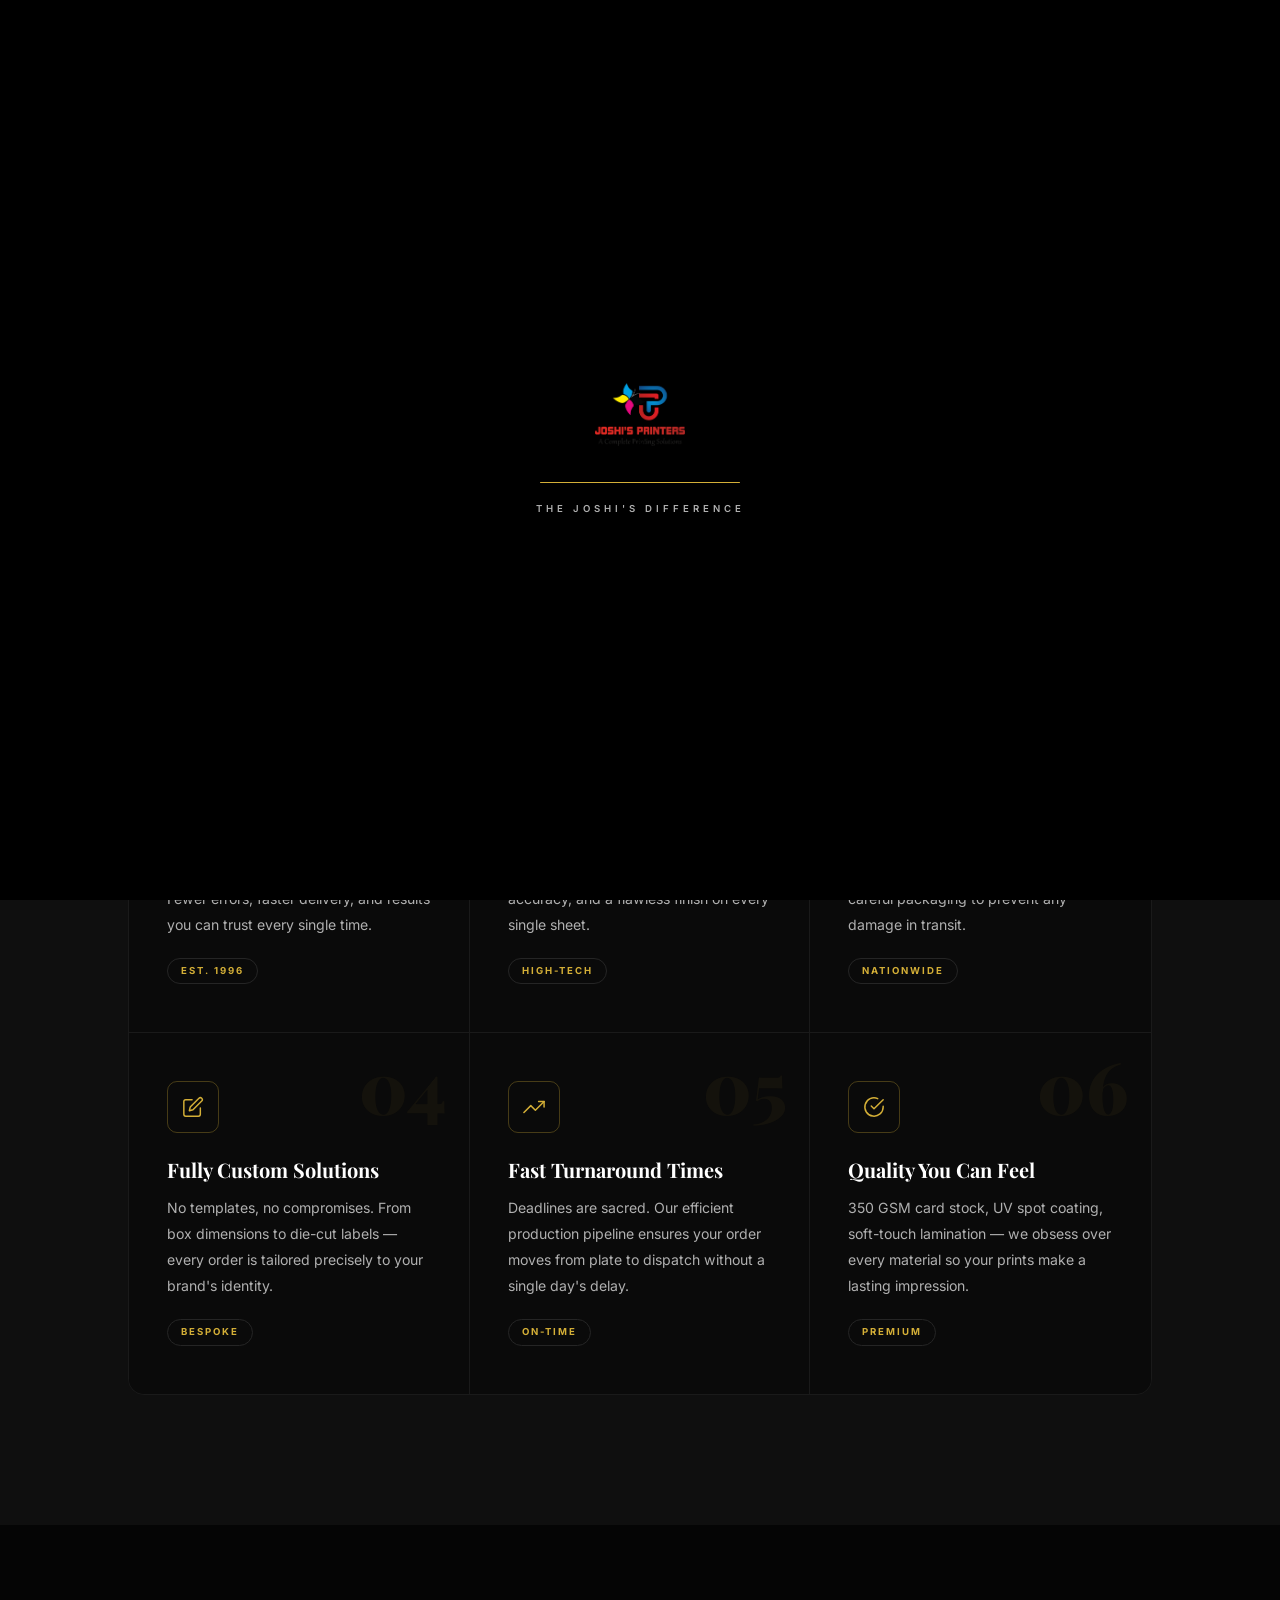
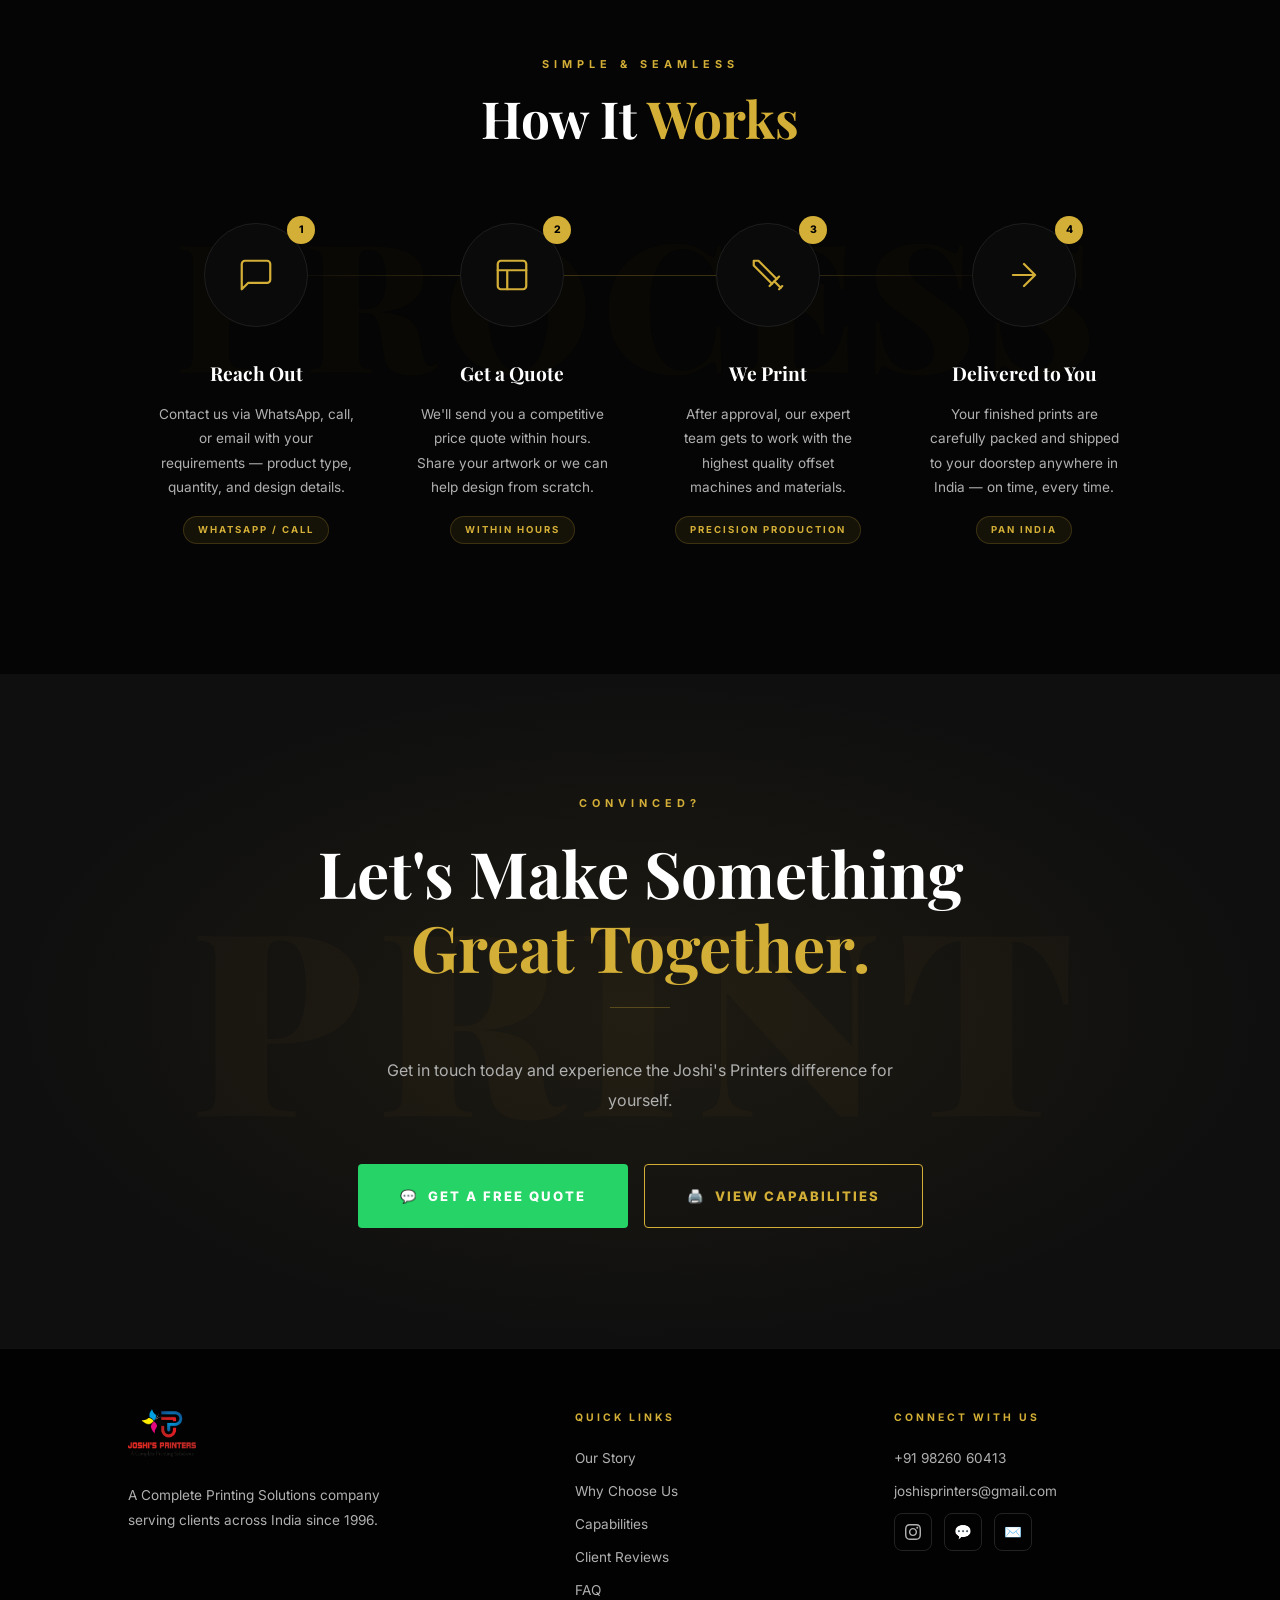
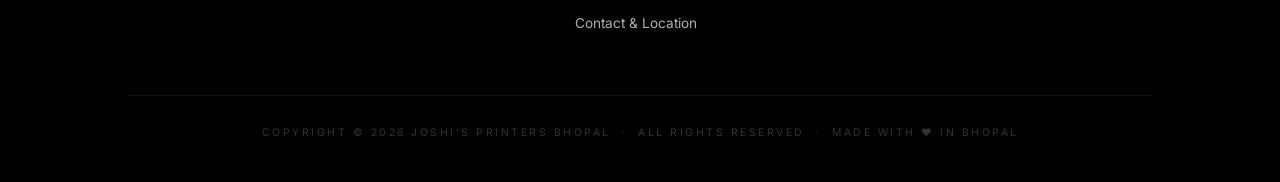
<file: WEBSITE/why-us.html>
<!DOCTYPE html>
<html lang="en">
<head>
    <meta charset="UTF-8">
    <meta name="viewport" content="width=device-width, initial-scale=1.0">
    <title>Why Choose Us | Joshi's Printers Bhopal</title>
    <meta name="description" content="6 reasons why businesses across India trust Joshi's Printers for every print job.">
    <link rel="icon" type="image/png" href="001.png">
    <link href="https://fonts.googleapis.com/css2?family=Inter:wght@300;400;600;700;800&family=Playfair+Display:wght@700;900&display=swap" rel="stylesheet">
    <link rel="stylesheet" href="style.css">
</head>
<body>

<div class="loader" id="loader">
    <img src="001.png" alt="Joshi's Printers" class="loader-logo">
    <div class="loader-bar-wrap"><div class="loader-bar"></div></div>
    <p class="loader-text">The Joshi's Difference</p>
</div>
<div class="cursor-dot" id="cursorDot"></div>
<div class="cursor-ring" id="cursorRing"></div>

<a href="https://wa.me/919826060413?text=Namaste!%20I'm%20interested%20in%20your%20printing%20services." class="float-ws" target="_blank">
    <span style="font-size:1.3rem">💬</span><span class="ws-text">QUICK WHATSAPP QUOTE</span>
</a>
<a href="#" class="back-to-top" id="backToTop"><svg viewBox="0 0 24 24"><polyline points="18 15 12 9 6 15"/></svg></a>

<div class="top-bar">🚀 Fast PAN-India Shipping &nbsp;|&nbsp; Trusted Since 1996 &nbsp;|&nbsp; Call: 98260 60413</div>

<nav id="navbar">
    <div class="nav-logo"><img src="001.png" alt="Joshi's Printers"></div>
    <div class="nav-links" id="nav-menu">
        <a href="about.html">Our Story</a>
        <a href="why-us.html" class="active-link">Why Us</a>
        <a href="capabilities.html">Capabilities</a>
        <a href="index.html#testimonials">Reviews</a>
        <a href="index.html#faq">FAQ</a>
        <a href="index.html#contact">Location</a>
        <a href="https://www.instagram.com/joshisprintersbpl/" target="_blank" class="insta-nav">
            <svg viewBox="0 0 24 24"><path d="M12 2.163c3.204 0 3.584.012 4.85.07 1.366.062 2.633.332 3.608 1.308.975.975 1.245 2.242 1.308 3.607.058 1.266.07 1.646.07 4.85s-.012 3.584-.07 4.85c-.062 1.366-.332 2.633-1.308 3.608-.975.975-2.242 1.245-3.607 1.308-1.266.058-1.646.07-4.85.07s-3.584-.012-4.85-.07c-1.366-.062-2.633-.332-3.608-1.308-.975-.975-1.245-2.242-1.308-3.607-.058-1.266-.07-1.646-.07-4.85s.012-3.584.07-4.85c.062-1.366.332-2.633 1.308-3.608.975-.975 2.242-1.245 3.607-1.308 1.266-.058 1.646-.07 4.85-.07zm0-2.163c-3.259 0-3.667.014-4.947.072-4.358.2-6.78 2.618-6.98 6.98-.059 1.281-.073 1.689-.073 4.948s.014 3.667.072 4.947c.2 4.358 2.618 6.78 6.98 6.98 1.281.058 1.689.072 4.948.072s3.667-.014 4.947-.072c4.358-.2 6.78-2.618 6.98-6.98.058-1.281.072-1.689.072-4.948s-.014-3.667-.072-4.947c-.2-4.358-2.618-6.78-6.98-6.98-1.281-.058-1.689-.072-4.948-.072zm0 5.838c-3.403 0-6.162 2.759-6.162 6.162s2.759 6.163 6.162 6.163 6.162-2.759 6.162-6.163-2.759-6.162-6.162-6.162zm0 10.162c-2.209 0-4-1.79-4-4s1.791-4 4-4 4 1.791 4 4-1.791 4-4 4zm6.406-11.845c-.796 0-1.441.645-1.441 1.44s.645 1.44 1.441 1.44c.795 0 1.439-.645 1.439-1.44s-.644-1.44-1.439-1.44z"/></svg>
        </a>
        <a href="index.html#contact" class="quote-btn">Request a Quote</a>
    </div>
    <div class="mobile-menu-btn" id="mobile-btn"><span></span><span></span><span></span></div>
</nav>

<!-- PAGE HERO -->
<div class="page-hero">
    <div class="page-hero-content reveal">
        <a href="index.html" class="page-back-link"><svg viewBox="0 0 24 24"><polyline points="15 18 9 12 15 6"/></svg> Back to Home</a>
        <span class="eyebrow">The Joshi's Difference</span>
        <h1>Why Businesses Choose <span>Us</span></h1>
        <p>6 reasons backed by 30 years of excellence</p>
    </div>
</div>

<!-- WHY GRID -->
<section class="section-why" id="why">
    <div class="why-grid">
        <div class="why-card reveal"><span class="why-num">01</span><div class="why-icon-wrap"><svg viewBox="0 0 24 24"><circle cx="12" cy="12" r="10"/><path d="M12 6v6l4 2"/></svg></div><h3>30+ Years of Legacy</h3><p>Since 1996, we have delivered print excellence to thousands of clients. Fewer errors, faster delivery, and results you can trust every single time.</p><span class="why-tag">Est. 1996</span></div>
        <div class="why-card reveal"><span class="why-num">02</span><div class="why-icon-wrap"><svg viewBox="0 0 24 24"><path d="M12 2L2 7l10 5 10-5-10-5z"/><path d="M2 17l10 5 10-5"/><path d="M2 12l10 5 10-5"/></svg></div><h3>State-of-the-Art Offset</h3><p>Industry-leading machines producing razor-sharp detail, vibrant CMYK colour accuracy, and a flawless finish on every single sheet.</p><span class="why-tag">High-Tech</span></div>
        <div class="why-card reveal"><span class="why-num">03</span><div class="why-icon-wrap"><svg viewBox="0 0 24 24"><path d="M3 9l9-7 9 7v11a2 2 0 01-2 2H5a2 2 0 01-2-2z"/><polyline points="9 22 9 12 15 12 15 22"/></svg></div><h3>PAN India Delivery</h3><p>Wherever you are in India, your prints reach you — with reliable logistics and careful packaging to prevent any damage in transit.</p><span class="why-tag">Nationwide</span></div>
        <div class="why-card reveal"><span class="why-num">04</span><div class="why-icon-wrap"><svg viewBox="0 0 24 24"><path d="M11 4H4a2 2 0 00-2 2v14a2 2 0 002 2h14a2 2 0 002-2v-7"/><path d="M18.5 2.5a2.121 2.121 0 013 3L12 15l-4 1 1-4 9.5-9.5z"/></svg></div><h3>Fully Custom Solutions</h3><p>No templates, no compromises. From box dimensions to die-cut labels — every order is tailored precisely to your brand's identity.</p><span class="why-tag">Bespoke</span></div>
        <div class="why-card reveal"><span class="why-num">05</span><div class="why-icon-wrap"><svg viewBox="0 0 24 24"><polyline points="23 6 13.5 15.5 8.5 10.5 1 18"/><polyline points="17 6 23 6 23 12"/></svg></div><h3>Fast Turnaround Times</h3><p>Deadlines are sacred. Our efficient production pipeline ensures your order moves from plate to dispatch without a single day's delay.</p><span class="why-tag">On-Time</span></div>
        <div class="why-card reveal"><span class="why-num">06</span><div class="why-icon-wrap"><svg viewBox="0 0 24 24"><path d="M22 11.08V12a10 10 0 11-5.93-9.14"/><polyline points="22 4 12 14.01 9 11.01"/></svg></div><h3>Quality You Can Feel</h3><p>350 GSM card stock, UV spot coating, soft-touch lamination — we obsess over every material so your prints make a lasting impression.</p><span class="why-tag">Premium</span></div>
    </div>
</section>

<!-- HOW IT WORKS -->
<section class="section-process" id="process">
    <div class="section-header reveal">
        <span class="eyebrow">Simple & Seamless</span>
        <h2>How It <span>Works</span></h2>
    </div>
    <div class="process-grid">
        <div class="process-step reveal"><div class="process-icon-wrap"><span class="process-step-num">1</span><svg viewBox="0 0 24 24"><path d="M21 15a2 2 0 01-2 2H7l-4 4V5a2 2 0 012-2h14a2 2 0 012 2z"/></svg></div><h3>Reach Out</h3><p>Contact us via WhatsApp, call, or email with your requirements — product type, quantity, and design details.</p><span class="process-tag">WhatsApp / Call</span></div>
        <div class="process-step reveal"><div class="process-icon-wrap"><span class="process-step-num">2</span><svg viewBox="0 0 24 24"><rect x="3" y="3" width="18" height="18" rx="2"/><path d="M3 9h18M9 21V9"/></svg></div><h3>Get a Quote</h3><p>We'll send you a competitive price quote within hours. Share your artwork or we can help design from scratch.</p><span class="process-tag">Within Hours</span></div>
        <div class="process-step reveal"><div class="process-icon-wrap"><span class="process-step-num">3</span><svg viewBox="0 0 24 24"><polyline points="14.5 17.5 3 6 3 3 6 3 17.5 14.5"/><line x1="13" y1="19" x2="19" y2="13"/><line x1="16" y1="16" x2="20" y2="20"/><line x1="19" y1="21" x2="21" y2="19"/></svg></div><h3>We Print</h3><p>After approval, our expert team gets to work with the highest quality offset machines and materials.</p><span class="process-tag">Precision Production</span></div>
        <div class="process-step reveal"><div class="process-icon-wrap"><span class="process-step-num">4</span><svg viewBox="0 0 24 24"><path d="M5 12h14M12 5l7 7-7 7"/></svg></div><h3>Delivered to You</h3><p>Your finished prints are carefully packed and shipped to your doorstep anywhere in India — on time, every time.</p><span class="process-tag">PAN India</span></div>
    </div>
</section>

<!-- CTA -->
<section class="section-cta">
    <div class="cta-inner reveal">
        <span class="cta-eyebrow">Convinced?</span>
        <h2>Let's Make Something <span>Great Together.</span></h2>
        <div class="cta-divider"></div>
        <p>Get in touch today and experience the Joshi's Printers difference for yourself.</p>
        <div class="cta-buttons">
            <a href="https://wa.me/919826060413?text=Namaste!%20I'd%20like%20a%20quote." class="cta-btn-primary" target="_blank">💬 &nbsp;Get a Free Quote</a>
            <a href="capabilities.html" class="cta-btn-secondary">🖨️ &nbsp;View Capabilities</a>
        </div>
    </div>
</section>

<footer>
    <div class="footer-grid">
        <div class="footer-brand"><img src="001.png" alt="Joshi's Printers Logo"><p>A Complete Printing Solutions company serving clients across India since 1996.</p></div>
        <div class="footer-col"><h4>Quick Links</h4><a href="about.html">Our Story</a><a href="why-us.html">Why Choose Us</a><a href="capabilities.html">Capabilities</a><a href="index.html#testimonials">Client Reviews</a><a href="index.html#faq">FAQ</a><a href="index.html#contact">Contact & Location</a></div>
        <div class="footer-col"><h4>Connect With Us</h4><a href="tel:+919826060413">+91 98260 60413</a><a href="mailto:joshisprinters@gmail.com">joshisprinters@gmail.com</a><div class="footer-social"><a href="https://www.instagram.com/joshisprintersbpl/" target="_blank"><svg viewBox="0 0 24 24"><path d="M12 2.163c3.204 0 3.584.012 4.85.07 1.366.062 2.633.332 3.608 1.308.975.975 1.245 2.242 1.308 3.607.058 1.266.07 1.646.07 4.85s-.012 3.584-.07 4.85c-.062 1.366-.332 2.633-1.308 3.608-.975.975-2.242 1.245-3.607 1.308-1.266.058-1.646.07-4.85.07s-3.584-.012-4.85-.07c-1.366-.062-2.633-.332-3.608-1.308-.975-.975-1.245-2.242-1.308-3.607-.058-1.266-.07-1.646-.07-4.85s.012-3.584.07-4.85c.062-1.366.332-2.633 1.308-3.608.975-.975 2.242-1.245 3.607-1.308 1.266-.058 1.646-.07 4.85-.07zm0-2.163c-3.259 0-3.667.014-4.947.072-4.358.2-6.78 2.618-6.98 6.98-.059 1.281-.073 1.689-.073 4.948s.014 3.667.072 4.947c.2 4.358 2.618 6.78 6.98 6.98 1.281.058 1.689.072 4.948.072s3.667-.014 4.947-.072c4.358-.2 6.78-2.618 6.98-6.98.058-1.281.072-1.689.072-4.948s-.014-3.667-.072-4.947c-.2-4.358-2.618-6.78-6.98-6.98-1.281-.058-1.689-.072-4.948-.072zm0 5.838c-3.403 0-6.162 2.759-6.162 6.162s2.759 6.163 6.162 6.163 6.162-2.759 6.162-6.163-2.759-6.162-6.162-6.162zm0 10.162c-2.209 0-4-1.79-4-4s1.791-4 4-4 4 1.791 4 4-1.791 4-4 4zm6.406-11.845c-.796 0-1.441.645-1.441 1.44s.645 1.44 1.441 1.44c.795 0 1.439-.645 1.439-1.44s-.644-1.44-1.439-1.44z"/></svg></a><a href="https://wa.me/919826060413" target="_blank">💬</a><a href="mailto:joshisprinters@gmail.com">✉️</a></div></div>
    </div>
    <div class="footer-bottom"><p>Copyright © 2026 Joshi's Printers Bhopal &nbsp;·&nbsp; All Rights Reserved &nbsp;·&nbsp; Made with ❤️ in Bhopal</p></div>
</footer>

<script src="main.js"></script>
</body>
</html>
</file>
<file: ORIGINAL WEBSITE LIVE FILES/style.css>
html { scroll-behavior: smooth; }
:root {
    --bg-pure: #050505; --bg-section: #0f0f0f; --gold: #D4AF37;
    --text-main: #ffffff; --text-dim: #b0b0b0; --whatsapp: #25D366;
    --insta: #E4405F; --nav-height: 85px;
    --transition-smooth: all 0.5s cubic-bezier(0.16, 1, 0.3, 1);
}
* { margin: 0; padding: 0; box-sizing: border-box; }
body { background-color: var(--bg-pure); color: var(--text-main); font-family: 'Inter', sans-serif; line-height: 1.7; overflow-x: hidden; cursor: none; }
.reveal { opacity: 0; transform: translateY(30px); transition: all 0.8s ease-out; }
.reveal.active { opacity: 1; transform: translateY(0); }
.eyebrow { color: var(--gold); font-size: 0.68rem; text-transform: uppercase; letter-spacing: 5px; font-weight: 700; display: block; margin-bottom: 16px; }

/* LOADER */
.loader { position: fixed; inset: 0; background: #000; z-index: 9999; display: flex; align-items: center; justify-content: center; flex-direction: column; transition: opacity 0.6s ease, visibility 0.6s ease; }
.loader.hidden { opacity: 0; visibility: hidden; }
.loader-logo { width: 90px; margin-bottom: 36px; animation: loader-pulse 1.2s ease-in-out infinite; }
@keyframes loader-pulse { 0%,100%{opacity:.4;transform:scale(.95)} 50%{opacity:1;transform:scale(1)} }
.loader-bar-wrap { width: 200px; height: 1px; background: #1a1a1a; border-radius: 2px; overflow: hidden; }
.loader-bar { height: 100%; background: var(--gold); width: 0%; animation: loader-fill 1.8s ease forwards; }
@keyframes loader-fill { 0%{width:0%} 60%{width:80%} 100%{width:100%} }
.loader-text { color: var(--text-dim); font-size: 0.6rem; letter-spacing: 4px; text-transform: uppercase; margin-top: 18px; font-weight: 600; }

/* CURSOR */
.cursor-dot { width: 8px; height: 8px; background: var(--gold); border-radius: 50%; position: fixed; pointer-events: none; z-index: 9998; transform: translate(-50%,-50%); transition: width .3s, height .3s; }
.cursor-ring { width: 36px; height: 36px; border: 1px solid rgba(212,175,55,.5); border-radius: 50%; position: fixed; pointer-events: none; z-index: 9997; transform: translate(-50%,-50%); transition: width .3s, height .3s, border-color .3s; }
.cursor-dot.hover { width: 12px; height: 12px; }
.cursor-ring.hover { width: 52px; height: 52px; border-color: var(--gold); }

/* TOP BAR */
.top-bar { background: var(--gold); color: #000; text-align: center; padding: 9px 0; font-size: 0.68rem; font-weight: 800; text-transform: uppercase; letter-spacing: 2.5px; position: relative; z-index: 1002; }

/* NAV */
nav { display: flex; justify-content: space-between; align-items: center; padding: 0 8%; height: var(--nav-height); background: rgba(5,5,5,.88); backdrop-filter: blur(20px); -webkit-backdrop-filter: blur(20px); position: sticky; top: 0; z-index: 1000; border-bottom: 1px solid rgba(255,255,255,.08); transition: var(--transition-smooth); }
nav.scrolled { height: 65px; background: rgba(0,0,0,.97); border-bottom: 1px solid var(--gold); }
.nav-logo img { height: 55px; width: auto; transition: var(--transition-smooth); }
nav.scrolled .nav-logo img { height: 42px; }
.nav-links { display: flex; gap: 28px; align-items: center; }
.nav-links a { color: var(--text-dim); text-decoration: none; font-size: 0.72rem; text-transform: uppercase; letter-spacing: 1.5px; font-weight: 600; transition: var(--transition-smooth); position: relative; cursor: none; }
.nav-links a:hover, .nav-links a.active-link { color: var(--gold); }
.nav-links a::after { content: ''; position: absolute; width: 0; height: 1px; bottom: -5px; left: 0; background: var(--gold); transition: var(--transition-smooth); }
.nav-links a:hover::after, .nav-links a.active-link::after { width: 100%; }
.quote-btn { border: 1px solid var(--gold) !important; padding: 10px 22px; color: var(--gold) !important; border-radius: 4px; }
.quote-btn:hover { background: var(--gold) !important; color: #000 !important; }
.quote-btn::after, .insta-nav::after { display: none !important; }
.insta-nav svg { width: 18px; height: 18px; fill: var(--text-dim); transition: var(--transition-smooth); display: block; }
.insta-nav:hover svg { fill: var(--insta); transform: translateY(-2px); }
.mobile-menu-btn { display: none; cursor: pointer; flex-direction: column; gap: 5px; padding: 5px; }
.mobile-menu-btn span { display: block; width: 25px; height: 2px; background: var(--gold); transition: 0.3s; border-radius: 2px; }

/* PAGE HERO (sub-pages) */
.page-hero { padding: 110px 10% 90px; text-align: center; background: radial-gradient(circle at center, #1c1200 0%, #050505 70%); border-bottom: 1px solid #1a1a1a; position: relative; overflow: hidden; }
.page-hero::before { content: ''; position: absolute; inset: 0; background: radial-gradient(ellipse at center, rgba(212,175,55,.05) 0%, transparent 70%); pointer-events: none; }
.page-hero-content { position: relative; z-index: 1; }
.page-hero-content h1 { font-family: 'Playfair Display', serif; font-size: clamp(2.5rem, 6vw, 4.5rem); color: var(--text-main); font-weight: 900; line-height: 1.1; margin-bottom: 20px; }
.page-hero-content h1 span { color: var(--gold); }
.page-hero-content p { color: var(--text-dim); font-size: 0.85rem; letter-spacing: 3px; text-transform: uppercase; }
.page-back-link { display: inline-flex; align-items: center; gap: 8px; color: var(--text-dim); text-decoration: none; font-size: 0.7rem; text-transform: uppercase; letter-spacing: 2px; font-weight: 700; margin-bottom: 40px; transition: .3s; cursor: none; }
.page-back-link:hover { color: var(--gold); }
.page-back-link svg { width: 14px; height: 14px; stroke: currentColor; fill: none; stroke-width: 2; stroke-linecap: round; stroke-linejoin: round; }

/* SECTION HEADER */
.section-header { text-align: center; margin-bottom: 75px; position: relative; z-index: 1; }
.section-header .eyebrow { color: var(--gold); font-size: 0.68rem; text-transform: uppercase; letter-spacing: 5px; font-weight: 700; display: block; margin-bottom: 16px; }
.section-header h2 { font-family: 'Playfair Display', serif; font-size: clamp(2rem, 4vw, 3.5rem); color: var(--text-main); line-height: 1.15; }
.section-header h2 span { color: var(--gold); }

/* BUTTONS */
.btn { padding: 18px 38px; text-decoration: none; font-weight: 700; border-radius: 4px; transition: var(--transition-smooth); text-transform: uppercase; font-size: 0.78rem; letter-spacing: 2px; display: inline-flex; align-items: center; gap: 8px; cursor: none; }
.btn-gold { background: var(--gold); color: #000; }
.btn-outline { background: transparent; color: #fff; border: 1px solid rgba(255,255,255,.25); }
.btn:hover { transform: translateY(-6px); box-shadow: 0 20px 40px rgba(0,0,0,.5); }
.btn-gold:hover { background: #fff; color: #000; }
.btn-outline:hover { background: #fff; color: #000; border-color: #fff; }

/* ABOUT */
.section-about { padding: 130px 10%; }
.about-grid { display: grid; grid-template-columns: 1fr 1.1fr; gap: 80px; align-items: center; max-width: 1200px; margin: 0 auto; }
.about-img img { width: 100%; border: 1px solid #222; padding: 12px; background: #0a0a0a; border-radius: 10px; }
.about-text h2 { font-family: 'Playfair Display', serif; font-size: clamp(2rem, 4vw, 3rem); margin-bottom: 28px; color: var(--text-main); line-height: 1.2; }
.about-text h2 span { color: var(--gold); }
.about-text p { color: var(--text-dim); font-size: 1rem; margin-bottom: 20px; line-height: 1.85; }

/* WHY CHOOSE US */
.section-why { padding: 130px 10%; background: var(--bg-section); position: relative; overflow: hidden; }
.section-why::before { content: 'WHY US'; position: absolute; top: 50%; left: 50%; transform: translate(-50%,-50%); font-family: 'Playfair Display', serif; font-size: clamp(5rem,16vw,14rem); font-weight: 900; color: rgba(212,175,55,.025); white-space: nowrap; pointer-events: none; letter-spacing: 10px; z-index: 0; }
.why-grid { display: grid; grid-template-columns: repeat(3,1fr); max-width: 1200px; margin: 0 auto; border: 1px solid #1a1a1a; border-radius: 16px; overflow: hidden; position: relative; z-index: 1; }
.why-card { background: #0a0a0a; padding: 48px 38px; position: relative; transition: var(--transition-smooth); border-right: 1px solid #1a1a1a; border-bottom: 1px solid #1a1a1a; overflow: hidden; }
.why-card:nth-child(3n) { border-right: none; }
.why-card:nth-child(n+4) { border-bottom: none; }
.why-card::after { content: ''; position: absolute; bottom: 0; left: 0; width: 0; height: 2px; background: var(--gold); transition: var(--transition-smooth); }
.why-card:hover { background: #111; }
.why-card:hover::after { width: 100%; }
.why-card:hover .why-icon-wrap { background: var(--gold); border-color: var(--gold); }
.why-card:hover .why-icon-wrap svg { stroke: #000; }
.why-num { position: absolute; top: 16px; right: 22px; font-family: 'Playfair Display', serif; font-size: 4.5rem; font-weight: 900; color: rgba(212,175,55,.05); line-height: 1; transition: var(--transition-smooth); user-select: none; }
.why-card:hover .why-num { color: rgba(212,175,55,.13); }
.why-icon-wrap { width: 52px; height: 52px; border: 1px solid rgba(212,175,55,.3); border-radius: 10px; display: flex; align-items: center; justify-content: center; margin-bottom: 24px; transition: var(--transition-smooth); }
.why-icon-wrap svg { width: 22px; height: 22px; stroke: var(--gold); fill: none; stroke-width: 1.6; stroke-linecap: round; stroke-linejoin: round; transition: var(--transition-smooth); }
.why-card h3 { font-family: 'Playfair Display', serif; font-size: 1.25rem; color: var(--text-main); margin-bottom: 12px; line-height: 1.3; }
.why-card p { color: var(--text-dim); font-size: .88rem; line-height: 1.85; }
.why-tag { display: inline-block; margin-top: 20px; padding: 4px 13px; border: 1px solid #252525; border-radius: 20px; font-size: .6rem; letter-spacing: 2px; text-transform: uppercase; color: var(--gold); font-weight: 700; }

/* HOW IT WORKS */
.section-process { padding: 130px 10%; background: var(--bg-pure); position: relative; overflow: hidden; }
.section-process::before { content: 'PROCESS'; position: absolute; top: 50%; left: 50%; transform: translate(-50%,-50%); font-family: 'Playfair Display', serif; font-size: clamp(5rem,14vw,13rem); font-weight: 900; color: rgba(212,175,55,.025); white-space: nowrap; pointer-events: none; letter-spacing: 10px; }
.process-grid { display: grid; grid-template-columns: repeat(4,1fr); max-width: 1200px; margin: 0 auto; position: relative; z-index: 1; }
.process-grid::before { content: ''; position: absolute; top: 52px; left: 12.5%; right: 12.5%; height: 1px; background: linear-gradient(90deg,transparent,var(--gold),var(--gold),transparent); opacity: .25; }
.process-step { text-align: center; padding: 0 30px; position: relative; z-index: 1; }
.process-icon-wrap { width: 104px; height: 104px; border: 1px solid #1e1e1e; border-radius: 50%; display: flex; align-items: center; justify-content: center; margin: 0 auto 30px; background: #0a0a0a; position: relative; transition: var(--transition-smooth); }
.process-step:hover .process-icon-wrap { border-color: var(--gold); background: rgba(212,175,55,.06); transform: scale(1.08); }
.process-step-num { position: absolute; top: -8px; right: -8px; width: 28px; height: 28px; background: var(--gold); color: #000; border-radius: 50%; font-size: .65rem; font-weight: 800; display: flex; align-items: center; justify-content: center; }
.process-icon-wrap svg { width: 38px; height: 38px; stroke: var(--gold); fill: none; stroke-width: 1.4; stroke-linecap: round; stroke-linejoin: round; }
.process-step h3 { font-family: 'Playfair Display', serif; font-size: 1.2rem; color: var(--text-main); margin-bottom: 12px; }
.process-step p { color: var(--text-dim); font-size: .85rem; line-height: 1.8; }
.process-tag { display: inline-block; margin-top: 16px; background: rgba(212,175,55,.08); border: 1px solid rgba(212,175,55,.2); color: var(--gold); font-size: .6rem; font-weight: 700; text-transform: uppercase; letter-spacing: 2px; padding: 5px 14px; border-radius: 20px; }

/* CAPABILITIES */
.section-work { padding: 130px 10%; background: var(--bg-pure); }
.work-section-header { text-align: center; margin-bottom: 70px; }
.work-section-header h2 { font-family: 'Playfair Display', serif; font-size: clamp(2rem,4vw,3.5rem); color: var(--text-main); }
.work-section-header h2 span { color: var(--gold); }
.work-section-header p { color: var(--text-dim); margin-top: 16px; font-size: .95rem; max-width: 560px; margin-left: auto; margin-right: auto; line-height: 1.8; }
.filter-tabs { display: flex; justify-content: center; gap: 10px; flex-wrap: wrap; margin-bottom: 55px; }
.filter-btn { padding: 9px 22px; border: 1px solid #2a2a2a; background: transparent; color: var(--text-dim); font-size: .7rem; font-weight: 700; text-transform: uppercase; letter-spacing: 2px; border-radius: 30px; cursor: none; transition: all .3s ease; font-family: 'Inter', sans-serif; }
.filter-btn:hover { border-color: var(--gold); color: var(--gold); }
.filter-btn.active { background: var(--gold); color: #000; border-color: var(--gold); }
.work-grid { display: grid; grid-template-columns: repeat(auto-fill, minmax(300px,1fr)); gap: 28px; max-width: 1300px; margin: 0 auto; }
.work-card { background: #0d0d0d; border: 1px solid #1e1e1e; border-radius: 14px; overflow: hidden; transition: var(--transition-smooth); position: relative; }
.work-card.hidden { display: none; }
.work-card:hover { transform: translateY(-10px); border-color: rgba(212,175,55,.4); box-shadow: 0 25px 50px rgba(0,0,0,.6); }
.work-img { height: 230px; background: #fff; display: flex; align-items: center; justify-content: center; padding: 28px; overflow: hidden; position: relative; }
.work-img img { max-width: 100%; max-height: 100%; object-fit: contain; transition: var(--transition-smooth); }
.work-card:hover .work-img img { transform: scale(1.07); }
.work-badge { position: absolute; top: 12px; left: 12px; background: var(--gold); color: #000; font-size: .58rem; font-weight: 800; text-transform: uppercase; letter-spacing: 1.5px; padding: 4px 11px; border-radius: 20px; }
.work-info { padding: 26px 28px 28px; }
.work-info h3 { font-family: 'Playfair Display', serif; font-size: 1.3rem; color: var(--text-main); margin-bottom: 9px; }
.work-info p { color: var(--text-dim); font-size: .85rem; line-height: 1.7; margin-bottom: 16px; }
.work-tags { display: flex; flex-wrap: wrap; gap: 7px; margin-bottom: 20px; }
.work-tag { font-size: .58rem; font-weight: 700; text-transform: uppercase; letter-spacing: 1.5px; color: var(--gold); border: 1px solid #272727; padding: 4px 10px; border-radius: 20px; }
.shop-btn { display: flex; align-items: center; justify-content: center; gap: 7px; width: 100%; background: transparent; color: var(--gold); text-decoration: none; padding: 13px; font-size: .72rem; font-weight: 800; text-transform: uppercase; border-radius: 7px; letter-spacing: 2px; transition: .3s; border: 1px solid rgba(212,175,55,.35); cursor: none; }
.shop-btn:hover { background: var(--gold); color: #000; border-color: var(--gold); }
.shop-btn svg { width: 14px; height: 14px; fill: none; stroke: currentColor; stroke-width: 2; stroke-linecap: round; stroke-linejoin: round; flex-shrink: 0; }

/* CLIENTS */
.section-clients { padding: 100px 10%; background: var(--bg-section); border-top: 1px solid #111; }
.clients-header { text-align: center; margin-bottom: 50px; }
.clients-header p { color: var(--text-dim); font-size: .68rem; text-transform: uppercase; letter-spacing: 5px; font-weight: 700; }
.clients-strip { display: flex; flex-wrap: wrap; justify-content: center; gap: 12px; max-width: 1100px; margin: 0 auto; }
.client-pill { border: 1px solid #1e1e1e; border-radius: 50px; padding: 14px 28px; display: flex; align-items: center; gap: 12px; background: #0a0a0a; transition: var(--transition-smooth); }
.client-pill:hover { border-color: rgba(212,175,55,.35); background: rgba(212,175,55,.04); transform: translateY(-3px); }
.client-name { font-size: .8rem; font-weight: 700; color: var(--text-dim); }
.client-type { font-size: .6rem; color: #555; text-transform: uppercase; letter-spacing: 1.5px; margin-top: 1px; }
.client-icon { font-size: 1.1rem; }

/* TESTIMONIALS */
.section-testimonials { padding: 130px 10%; background: var(--bg-section); position: relative; overflow: hidden; }
.section-testimonials::before { content: '"'; position: absolute; top: -20px; left: 5%; font-family: 'Playfair Display', serif; font-size: 25rem; color: rgba(212,175,55,.03); line-height: 1; pointer-events: none; font-weight: 900; }
.testimonials-grid { display: grid; grid-template-columns: repeat(auto-fit, minmax(320px,1fr)); gap: 28px; max-width: 1200px; margin: 0 auto; }
.testi-card { background: #0a0a0a; border: 1px solid #1a1a1a; border-radius: 16px; padding: 40px; transition: var(--transition-smooth); }
.testi-card:hover { border-color: rgba(212,175,55,.3); transform: translateY(-6px); box-shadow: 0 20px 40px rgba(0,0,0,.5); }
.testi-quote { font-size: 3rem; color: var(--gold); font-family: 'Playfair Display', serif; line-height: 1; margin-bottom: 20px; opacity: .6; }
.testi-text { color: var(--text-dim); font-size: .95rem; line-height: 1.85; margin-bottom: 28px; font-style: italic; }
.testi-stars { color: var(--gold); font-size: .85rem; letter-spacing: 3px; margin-bottom: 22px; }
.testi-divider { width: 40px; height: 1px; background: rgba(212,175,55,.3); margin-bottom: 22px; }
.testi-author { display: flex; align-items: center; gap: 14px; }
.testi-avatar { width: 46px; height: 46px; border-radius: 50%; background: linear-gradient(135deg,var(--gold),#8B6914); display: flex; align-items: center; justify-content: center; font-family: 'Playfair Display', serif; font-size: 1.1rem; font-weight: 700; color: #000; flex-shrink: 0; }
.testi-name { font-weight: 700; font-size: .9rem; color: var(--text-main); margin-bottom: 3px; }
.testi-role { font-size: .72rem; color: var(--text-dim); text-transform: uppercase; letter-spacing: 1.5px; }

/* FAQ */
.section-faq { padding: 130px 10%; background: var(--bg-pure); position: relative; overflow: hidden; }
.section-faq::before { content: 'FAQ'; position: absolute; top: 50%; left: 50%; transform: translate(-50%,-50%); font-family: 'Playfair Display', serif; font-size: clamp(6rem,20vw,18rem); font-weight: 900; color: rgba(212,175,55,.025); white-space: nowrap; pointer-events: none; letter-spacing: 15px; }
.faq-list { max-width: 860px; margin: 0 auto; border: 1px solid #1a1a1a; border-radius: 16px; overflow: hidden; position: relative; z-index: 1; }
.faq-item { border-bottom: 1px solid #1a1a1a; }
.faq-item:last-child { border-bottom: none; }
.faq-question { width: 100%; display: flex; justify-content: space-between; align-items: center; padding: 26px 36px; background: #0a0a0a; border: none; cursor: none; text-align: left; transition: .3s; gap: 20px; }
.faq-question:hover { background: #0f0f0f; }
.faq-q-text { font-family: 'Playfair Display', serif; font-size: 1.05rem; color: var(--text-main); font-weight: 700; line-height: 1.4; }
.faq-question.open .faq-q-text { color: var(--gold); }
.faq-icon { width: 30px; height: 30px; border: 1px solid #2a2a2a; border-radius: 50%; display: flex; align-items: center; justify-content: center; flex-shrink: 0; transition: .3s; }
.faq-question.open .faq-icon { background: var(--gold); border-color: var(--gold); transform: rotate(45deg); }
.faq-icon svg { width: 14px; height: 14px; stroke: var(--text-dim); fill: none; stroke-width: 2.5; stroke-linecap: round; transition: .3s; }
.faq-question.open .faq-icon svg { stroke: #000; }
.faq-answer { max-height: 0; overflow: hidden; transition: max-height .4s ease; background: #080808; }
.faq-answer.open { max-height: 300px; }
.faq-answer-inner { padding: 0 36px 28px; color: var(--text-dim); font-size: .92rem; line-height: 1.9; }

/* CTA */
.section-cta { padding: 120px 10%; background: var(--bg-section); position: relative; overflow: hidden; text-align: center; }
.section-cta::before { content: ''; position: absolute; inset: 0; background: radial-gradient(ellipse at center, rgba(212,175,55,.07) 0%, transparent 70%); pointer-events: none; }
.section-cta::after { content: 'PRINT'; position: absolute; top: 50%; left: 50%; transform: translate(-50%,-50%); font-family: 'Playfair Display', serif; font-size: clamp(6rem,20vw,18rem); font-weight: 900; color: rgba(212,175,55,.03); white-space: nowrap; pointer-events: none; letter-spacing: 15px; }
.cta-inner { position: relative; z-index: 1; max-width: 750px; margin: 0 auto; }
.cta-eyebrow { color: var(--gold); font-size: .68rem; text-transform: uppercase; letter-spacing: 5px; font-weight: 700; display: block; margin-bottom: 24px; }
.cta-inner h2 { font-family: 'Playfair Display', serif; font-size: clamp(2.2rem,5vw,4rem); color: var(--text-main); line-height: 1.15; margin-bottom: 24px; }
.cta-inner h2 span { color: var(--gold); }
.cta-inner p { color: var(--text-dim); font-size: 1rem; line-height: 1.85; margin-bottom: 48px; max-width: 520px; margin-left: auto; margin-right: auto; }
.cta-divider { width: 60px; height: 1px; background: rgba(212,175,55,.3); margin: 0 auto 48px; }
.cta-buttons { display: flex; gap: 16px; justify-content: center; flex-wrap: wrap; }
.cta-btn-primary { display: inline-flex; align-items: center; gap: 10px; background: var(--whatsapp); color: #fff; text-decoration: none; padding: 20px 42px; border-radius: 4px; font-weight: 800; font-size: .82rem; text-transform: uppercase; letter-spacing: 2px; transition: var(--transition-smooth); cursor: none; }
.cta-btn-primary:hover { transform: translateY(-6px); box-shadow: 0 20px 40px rgba(37,211,102,.35); background: #1ebe57; }
.cta-btn-secondary { display: inline-flex; align-items: center; gap: 10px; background: transparent; color: var(--gold); text-decoration: none; padding: 20px 42px; border-radius: 4px; font-weight: 800; font-size: .82rem; text-transform: uppercase; letter-spacing: 2px; border: 1px solid var(--gold); transition: var(--transition-smooth); cursor: none; }
.cta-btn-secondary:hover { background: var(--gold); color: #000; transform: translateY(-6px); }

/* HERO (index only) */
.hero { height: 92vh; display: flex; align-items: center; justify-content: center; text-align: center; padding: 0 10%; background: radial-gradient(circle at 30% 50%, #1c1200 0%, #050505 60%); position: relative; overflow: hidden; }
.hero::before { content: ''; position: absolute; inset: 0; background: radial-gradient(ellipse at 70% 50%, rgba(212,175,55,.04) 0%, transparent 70%); pointer-events: none; }
.hero-content { max-width: 900px; position: relative; z-index: 1; }
.hero-eyebrow { color: var(--text-dim); margin-bottom: 20px; letter-spacing: 5px; text-transform: uppercase; font-size: .82rem; font-weight: 500; }
.hero h1 { font-family: 'Playfair Display', serif; font-size: clamp(2.5rem,8vw,5.5rem); color: var(--gold); line-height: 1.1; margin-bottom: 30px; font-weight: 900; }
.hero-sub { color: var(--text-dim); font-size: 1rem; margin-bottom: 45px; max-width: 500px; margin-left: auto; margin-right: auto; line-height: 1.8; }
.btn-container { display: flex; gap: 16px; justify-content: center; flex-wrap: wrap; }

/* MARQUEE */
.marquee-section { background: var(--gold); padding: 16px 0; overflow: hidden; }
.marquee-track { display: flex; animation: marquee 25s linear infinite; white-space: nowrap; }
.marquee-track:hover { animation-play-state: paused; }
.marquee-item { display: inline-flex; align-items: center; gap: 12px; padding: 0 30px; font-size: .7rem; font-weight: 800; text-transform: uppercase; letter-spacing: 2px; color: #000; }
.marquee-dot { width: 5px; height: 5px; background: rgba(0,0,0,.35); border-radius: 50%; flex-shrink: 0; }
@keyframes marquee { 0%{transform:translateX(0)} 100%{transform:translateX(-50%)} }

/* STATS */
.values-bar { background: #080808; padding: 65px 10%; display: grid; grid-template-columns: repeat(auto-fit,minmax(180px,1fr)); gap: 40px; border-top: 1px solid #1a1a1a; border-bottom: 1px solid #1a1a1a; }
.value-item { text-align: center; }
.value-item .val-num { color: var(--gold); font-size: 2.4rem; font-weight: 800; display: block; margin-bottom: 6px; font-family: 'Playfair Display', serif; }
.value-item .val-label { color: var(--text-dim); font-size: .7rem; text-transform: uppercase; letter-spacing: 2.5px; font-weight: 600; }

/* CONTACT */
.section-contact { padding: 130px 10%; background: var(--bg-pure); }
.contact-box { background: #0a0a0a; border: 1px solid #1a1a1a; display: grid; grid-template-columns: 1.2fr 1fr; max-width: 1200px; margin: 0 auto; border-radius: 18px; overflow: hidden; }
.contact-details { padding: 65px; }
.contact-details h2 { font-family: 'Playfair Display', serif; font-size: 2.8rem; margin-bottom: 45px; color: var(--gold); }
.detail-item { margin-bottom: 36px; }
.detail-item label { color: var(--gold); font-size: .65rem; text-transform: uppercase; letter-spacing: 3px; display: block; margin-bottom: 10px; font-weight: 700; }
.detail-item p { font-size: 1rem; color: var(--text-main); line-height: 1.8; }
.detail-item a { color: var(--text-main); text-decoration: none; display: block; transition: .3s; font-size: 1rem; cursor: none; }
.detail-item a:hover { color: var(--gold); }
.maps-link { display: inline-flex; align-items: center; gap: 8px; margin-top: 28px; color: var(--gold); font-size: .72rem; text-transform: uppercase; letter-spacing: 2px; font-weight: 700; text-decoration: none; border: 1px solid rgba(212,175,55,.3); padding: 11px 22px; border-radius: 4px; transition: .3s; cursor: none; }
.maps-link:hover { background: var(--gold); color: #000; }
.map-side { overflow: hidden; min-height: 450px; position: relative; }
.map-side iframe { width: 100%; height: 100%; border: none; filter: grayscale(80%) invert(92%) contrast(83%); min-height: 450px; }
.map-side::after { content: ''; position: absolute; inset: 0; border-left: 1px solid #1a1a1a; pointer-events: none; }

/* FLOATING WA */
.float-ws { position: fixed; bottom: 35px; right: 35px; background: var(--whatsapp); color: white; padding: 15px 26px; border-radius: 50px; text-decoration: none; font-size: .78rem; font-weight: 800; z-index: 2000; display: flex; align-items: center; gap: 9px; transition: var(--transition-smooth); cursor: none; }
.float-ws:hover { transform: scale(1.06) translateY(-3px); background: #1ebe57; }
.float-ws::before { content: ''; position: absolute; inset: -4px; border-radius: 50px; border: 2px solid var(--whatsapp); animation: pulse-ring 2s ease-out infinite; opacity: 0; }
@keyframes pulse-ring { 0%{transform:scale(1);opacity:.6} 100%{transform:scale(1.25);opacity:0} }

/* BACK TO TOP */
.back-to-top { position: fixed; bottom: 35px; left: 35px; width: 46px; height: 46px; background: #111; border: 1px solid #2a2a2a; border-radius: 50%; display: flex; align-items: center; justify-content: center; z-index: 2000; transition: var(--transition-smooth); opacity: 0; pointer-events: none; text-decoration: none; cursor: none; }
.back-to-top.visible { opacity: 1; pointer-events: all; }
.back-to-top:hover { background: var(--gold); border-color: var(--gold); transform: translateY(-4px); }
.back-to-top svg { width: 18px; height: 18px; stroke: #fff; fill: none; stroke-width: 2; stroke-linecap: round; stroke-linejoin: round; transition: .3s; }
.back-to-top:hover svg { stroke: #000; }

/* FOOTER */
footer { background: #020202; border-top: 1px solid #111; padding: 60px 10% 40px; }
.footer-grid { display: grid; grid-template-columns: 1.5fr 1fr 1fr; gap: 60px; max-width: 1200px; margin: 0 auto 50px; }
.footer-brand img { height: 48px; margin-bottom: 18px; }
.footer-brand p { color: var(--text-dim); font-size: .85rem; line-height: 1.8; max-width: 260px; }
.footer-col h4 { color: var(--gold); font-size: .65rem; text-transform: uppercase; letter-spacing: 3px; font-weight: 700; margin-bottom: 20px; }
.footer-col a { display: block; color: var(--text-dim); text-decoration: none; font-size: .85rem; margin-bottom: 10px; transition: .3s; cursor: none; }
.footer-col a:hover { color: var(--gold); padding-left: 5px; }
.footer-social { display: flex; gap: 12px; margin-top: 8px; }
.footer-social a { width: 38px; height: 38px; border: 1px solid #222; border-radius: 8px; display: flex; align-items: center; justify-content: center; color: var(--text-dim); text-decoration: none; transition: .3s; font-size: .9rem; cursor: none; }
.footer-social a:hover { border-color: var(--gold); color: var(--gold); background: rgba(212,175,55,.08); }
.footer-social svg { width: 16px; height: 16px; fill: currentColor; }
.footer-bottom { border-top: 1px solid #111; padding-top: 28px; text-align: center; color: #333; font-size: .65rem; letter-spacing: 2.5px; text-transform: uppercase; max-width: 1200px; margin: 28px auto 0; }

/* ====================================================
   MOBILE — 968px and below
   ==================================================== */
@media (max-width: 968px) {
    /* FIX: update variable so nav-links dropdown aligns correctly */
    :root { --nav-height: 62px; }
    body { cursor: auto; }

    /* TOP BAR — shorter text on mobile */
    .top-bar {
        font-size: 0.55rem;
        letter-spacing: 1px;
        padding: 7px 12px;
        white-space: nowrap;
        overflow: hidden;
        text-overflow: ellipsis;
    }

    /* NAV — fixed height matching variable */
    nav {
        height: var(--nav-height);
        min-height: var(--nav-height);
        padding: 0 5%;
    }

    /* LOGO — fits cleanly in 62px nav */
    .nav-logo img {
        height: 38px;
        width: auto;
        display: block;
    }
    nav.scrolled .nav-logo img { height: 34px; }

    /* HAMBURGER */
    .mobile-menu-btn { display: flex; align-items: center; }
    .mobile-menu-btn.open span:nth-child(1) { transform: translateY(7px) rotate(45deg); }
    .mobile-menu-btn.open span:nth-child(2) { opacity: 0; }
    .mobile-menu-btn.open span:nth-child(3) { transform: translateY(-7px) rotate(-45deg); }

    /* DROPDOWN — uses the same --nav-height variable so it's always flush */
    .nav-links {
        position: fixed;
        top: var(--nav-height);
        left: 0;
        width: 100%;
        flex-direction: column;
        background: #000;
        padding: 40px 0;
        gap: 0;
        border-bottom: 1px solid var(--gold);
        transform: translateY(-110%);
        transition: transform .4s ease;
        z-index: 999;
    }
    .nav-links.open { transform: translateY(0); }
    .nav-links a {
        padding: 14px 0;
        width: 100%;
        text-align: center;
        border-bottom: 1px solid #111;
        cursor: auto;
    }
    .nav-links a::after { display: none; }
    .quote-btn { margin: 16px auto 0 !important; display: inline-block !important; }

    /* LAYOUT */
    .about-grid { grid-template-columns: 1fr; gap: 40px; }
    .why-grid { grid-template-columns: 1fr; }
    .why-card { border-right: none !important; }
    .why-card:nth-child(n+4) { border-bottom: 1px solid #1a1a1a; }
    .why-card:last-child { border-bottom: none; }
    .process-grid { grid-template-columns: 1fr 1fr; gap: 50px; }
    .process-grid::before { display: none; }
    .contact-box { grid-template-columns: 1fr; }
    .contact-details { padding: 40px; }
    .map-side { min-height: 300px; }
    .map-side iframe { min-height: 300px; }
    .footer-grid { grid-template-columns: 1fr; gap: 35px; }

    /* FLOATING BUTTON */
    .float-ws .ws-text { display: none; }
    .float-ws { padding: 15px 18px; border-radius: 50%; cursor: auto; }

    /* CURSOR OFF */
    .cursor-dot, .cursor-ring { display: none; }

    /* ALL CURSOR RESETS */
    .back-to-top, .btn, .filter-btn, .shop-btn, .cta-btn-primary,
    .cta-btn-secondary, .detail-item a, .maps-link, .footer-col a,
    .footer-social a, .faq-question, .page-back-link { cursor: auto; }

    /* FAQ */
    .faq-question { padding: 20px 22px; cursor: auto; }
    .faq-answer-inner { padding: 0 22px 22px; }

    /* PAGE HERO */
    .page-hero { padding: 70px 6% 60px; }
}

/* ====================================================
   SMALL PHONES — 500px and below
   ==================================================== */
@media (max-width: 500px) {
    /* Keep variable consistent with explicit nav height */
    :root { --nav-height: 58px; }

    nav {
        height: var(--nav-height);
        min-height: var(--nav-height);
        padding: 0 4%;
    }

    .nav-logo img {
        height: 34px;
        width: auto;
    }
    .insta-nav {
        display: flex;
        justify-content: center;
        align-items: center;
        width: 100%;
    }
    .hero {
        height: auto;
        min-height: unset;
        padding: 60px 5% 70px;
    }

    .process-grid { grid-template-columns: 1fr; }
}
</file>
<file: WEBSITE/style.css>
html { scroll-behavior: smooth; }
:root {
    --bg-pure: #050505; --bg-section: #0f0f0f; --gold: #D4AF37;
    --text-main: #ffffff; --text-dim: #b0b0b0; --whatsapp: #25D366;
    --insta: #E4405F; --nav-height: 85px;
    --transition-smooth: all 0.5s cubic-bezier(0.16, 1, 0.3, 1);
}
* { margin: 0; padding: 0; box-sizing: border-box; }
body { background-color: var(--bg-pure); color: var(--text-main); font-family: 'Inter', sans-serif; line-height: 1.7; overflow-x: hidden; cursor: none; }
.reveal { opacity: 0; transform: translateY(30px); transition: all 0.8s ease-out; }
.reveal.active { opacity: 1; transform: translateY(0); }
.eyebrow { color: var(--gold); font-size: 0.68rem; text-transform: uppercase; letter-spacing: 5px; font-weight: 700; display: block; margin-bottom: 16px; }

/* LOADER */
.loader { position: fixed; inset: 0; background: #000; z-index: 9999; display: flex; align-items: center; justify-content: center; flex-direction: column; transition: opacity 0.6s ease, visibility 0.6s ease; }
.loader.hidden { opacity: 0; visibility: hidden; }
.loader-logo { width: 90px; margin-bottom: 36px; animation: loader-pulse 1.2s ease-in-out infinite; }
@keyframes loader-pulse { 0%,100%{opacity:.4;transform:scale(.95)} 50%{opacity:1;transform:scale(1)} }
.loader-bar-wrap { width: 200px; height: 1px; background: #1a1a1a; border-radius: 2px; overflow: hidden; }
.loader-bar { height: 100%; background: var(--gold); width: 0%; animation: loader-fill 1.8s ease forwards; }
@keyframes loader-fill { 0%{width:0%} 60%{width:80%} 100%{width:100%} }
.loader-text { color: var(--text-dim); font-size: 0.6rem; letter-spacing: 4px; text-transform: uppercase; margin-top: 18px; font-weight: 600; }

/* CURSOR */
.cursor-dot { width: 8px; height: 8px; background: var(--gold); border-radius: 50%; position: fixed; pointer-events: none; z-index: 9998; transform: translate(-50%,-50%); transition: width .3s, height .3s; }
.cursor-ring { width: 36px; height: 36px; border: 1px solid rgba(212,175,55,.5); border-radius: 50%; position: fixed; pointer-events: none; z-index: 9997; transform: translate(-50%,-50%); transition: width .3s, height .3s, border-color .3s; }
.cursor-dot.hover { width: 12px; height: 12px; }
.cursor-ring.hover { width: 52px; height: 52px; border-color: var(--gold); }

/* TOP BAR */
.top-bar { background: var(--gold); color: #000; text-align: center; padding: 9px 0; font-size: 0.68rem; font-weight: 800; text-transform: uppercase; letter-spacing: 2.5px; position: relative; z-index: 1002; }

/* NAV */
nav { display: flex; justify-content: space-between; align-items: center; padding: 0 8%; height: var(--nav-height); background: rgba(5,5,5,.88); backdrop-filter: blur(20px); -webkit-backdrop-filter: blur(20px); position: sticky; top: 0; z-index: 1000; border-bottom: 1px solid rgba(255,255,255,.08); transition: var(--transition-smooth); }
nav.scrolled { height: 65px; background: rgba(0,0,0,.97); border-bottom: 1px solid var(--gold); }
.nav-logo img { height: 55px; width: auto; transition: var(--transition-smooth); }
nav.scrolled .nav-logo img { height: 42px; }
.nav-links { display: flex; gap: 28px; align-items: center; }
.nav-links a { color: var(--text-dim); text-decoration: none; font-size: 0.72rem; text-transform: uppercase; letter-spacing: 1.5px; font-weight: 600; transition: var(--transition-smooth); position: relative; cursor: none; }
.nav-links a:hover, .nav-links a.active-link { color: var(--gold); }
.nav-links a::after { content: ''; position: absolute; width: 0; height: 1px; bottom: -5px; left: 0; background: var(--gold); transition: var(--transition-smooth); }
.nav-links a:hover::after, .nav-links a.active-link::after { width: 100%; }
.quote-btn { border: 1px solid var(--gold) !important; padding: 10px 22px; color: var(--gold) !important; border-radius: 4px; }
.quote-btn:hover { background: var(--gold) !important; color: #000 !important; }
.quote-btn::after, .insta-nav::after { display: none !important; }
.insta-nav svg {
    width: 22px;
    height: 22px;
    fill: var(--text-dim);
    transition: var(--transition-smooth);
    display: block;
    margin: 0 auto;
}
.insta-nav:hover svg { fill: var(--insta); transform: translateY(-2px); }
.mobile-menu-btn { display: none; cursor: pointer; flex-direction: column; gap: 5px; padding: 5px; }
.mobile-menu-btn span { display: block; width: 25px; height: 2px; background: var(--gold); transition: 0.3s; border-radius: 2px; }

/* PAGE HERO (sub-pages) */
.page-hero { padding: 110px 10% 90px; text-align: center; background: radial-gradient(circle at center, #1c1200 0%, #050505 70%); border-bottom: 1px solid #1a1a1a; position: relative; overflow: hidden; }
.page-hero::before { content: ''; position: absolute; inset: 0; background: radial-gradient(ellipse at center, rgba(212,175,55,.05) 0%, transparent 70%); pointer-events: none; }
.page-hero-content { position: relative; z-index: 1; }
.page-hero-content h1 { font-family: 'Playfair Display', serif; font-size: clamp(2.5rem, 6vw, 4.5rem); color: var(--text-main); font-weight: 900; line-height: 1.1; margin-bottom: 20px; }
.page-hero-content h1 span { color: var(--gold); }
.page-hero-content p { color: var(--text-dim); font-size: 0.85rem; letter-spacing: 3px; text-transform: uppercase; }
.page-back-link { display: inline-flex; align-items: center; gap: 8px; color: var(--text-dim); text-decoration: none; font-size: 0.7rem; text-transform: uppercase; letter-spacing: 2px; font-weight: 700; margin-bottom: 40px; transition: .3s; cursor: none; }
.page-back-link:hover { color: var(--gold); }
.page-back-link svg { width: 14px; height: 14px; stroke: currentColor; fill: none; stroke-width: 2; stroke-linecap: round; stroke-linejoin: round; }

/* SECTION HEADER */
.section-header { text-align: center; margin-bottom: 75px; position: relative; z-index: 1; }
.section-header .eyebrow { color: var(--gold); font-size: 0.68rem; text-transform: uppercase; letter-spacing: 5px; font-weight: 700; display: block; margin-bottom: 16px; }
.section-header h2 { font-family: 'Playfair Display', serif; font-size: clamp(2rem, 4vw, 3.5rem); color: var(--text-main); line-height: 1.15; }
.section-header h2 span { color: var(--gold); }

/* BUTTONS */
.btn { padding: 18px 38px; text-decoration: none; font-weight: 700; border-radius: 4px; transition: var(--transition-smooth); text-transform: uppercase; font-size: 0.78rem; letter-spacing: 2px; display: inline-flex; align-items: center; gap: 8px; cursor: none; }
.btn-gold { background: var(--gold); color: #000; }
.btn-outline { background: transparent; color: #fff; border: 1px solid rgba(255,255,255,.25); }
.btn:hover { transform: translateY(-6px); box-shadow: 0 20px 40px rgba(0,0,0,.5); }
.btn-gold:hover { background: #fff; color: #000; }
.btn-outline:hover { background: #fff; color: #000; border-color: #fff; }

/* ABOUT */
.section-about { padding: 130px 10%; }
.about-grid { display: grid; grid-template-columns: 1fr 1.1fr; gap: 80px; align-items: center; max-width: 1200px; margin: 0 auto; }
.about-img img { width: 100%; border: 1px solid #222; padding: 12px; background: #0a0a0a; border-radius: 10px; }
.about-text h2 { font-family: 'Playfair Display', serif; font-size: clamp(2rem, 4vw, 3rem); margin-bottom: 28px; color: var(--text-main); line-height: 1.2; }
.about-text h2 span { color: var(--gold); }
.about-text p { color: var(--text-dim); font-size: 1rem; margin-bottom: 20px; line-height: 1.85; }

/* WHY CHOOSE US */
.section-why { padding: 130px 10%; background: var(--bg-section); position: relative; overflow: hidden; }
.section-why::before { content: 'WHY US'; position: absolute; top: 50%; left: 50%; transform: translate(-50%,-50%); font-family: 'Playfair Display', serif; font-size: clamp(5rem,16vw,14rem); font-weight: 900; color: rgba(212,175,55,.025); white-space: nowrap; pointer-events: none; letter-spacing: 10px; z-index: 0; }
.why-grid { display: grid; grid-template-columns: repeat(3,1fr); max-width: 1200px; margin: 0 auto; border: 1px solid #1a1a1a; border-radius: 16px; overflow: hidden; position: relative; z-index: 1; }
.why-card { background: #0a0a0a; padding: 48px 38px; position: relative; transition: var(--transition-smooth); border-right: 1px solid #1a1a1a; border-bottom: 1px solid #1a1a1a; overflow: hidden; }
.why-card:nth-child(3n) { border-right: none; }
.why-card:nth-child(n+4) { border-bottom: none; }
.why-card::after { content: ''; position: absolute; bottom: 0; left: 0; width: 0; height: 2px; background: var(--gold); transition: var(--transition-smooth); }
.why-card:hover { background: #111; }
.why-card:hover::after { width: 100%; }
.why-card:hover .why-icon-wrap { background: var(--gold); border-color: var(--gold); }
.why-card:hover .why-icon-wrap svg { stroke: #000; }
.why-num { position: absolute; top: 16px; right: 22px; font-family: 'Playfair Display', serif; font-size: 4.5rem; font-weight: 900; color: rgba(212,175,55,.05); line-height: 1; transition: var(--transition-smooth); user-select: none; }
.why-card:hover .why-num { color: rgba(212,175,55,.13); }
.why-icon-wrap { width: 52px; height: 52px; border: 1px solid rgba(212,175,55,.3); border-radius: 10px; display: flex; align-items: center; justify-content: center; margin-bottom: 24px; transition: var(--transition-smooth); }
.why-icon-wrap svg { width: 22px; height: 22px; stroke: var(--gold); fill: none; stroke-width: 1.6; stroke-linecap: round; stroke-linejoin: round; transition: var(--transition-smooth); }
.why-card h3 { font-family: 'Playfair Display', serif; font-size: 1.25rem; color: var(--text-main); margin-bottom: 12px; line-height: 1.3; }
.why-card p { color: var(--text-dim); font-size: .88rem; line-height: 1.85; }
.why-tag { display: inline-block; margin-top: 20px; padding: 4px 13px; border: 1px solid #252525; border-radius: 20px; font-size: .6rem; letter-spacing: 2px; text-transform: uppercase; color: var(--gold); font-weight: 700; }

/* HOW IT WORKS */
.section-process { padding: 130px 10%; background: var(--bg-pure); position: relative; overflow: hidden; }
.section-process::before { content: 'PROCESS'; position: absolute; top: 50%; left: 50%; transform: translate(-50%,-50%); font-family: 'Playfair Display', serif; font-size: clamp(5rem,14vw,13rem); font-weight: 900; color: rgba(212,175,55,.025); white-space: nowrap; pointer-events: none; letter-spacing: 10px; }
.process-grid { display: grid; grid-template-columns: repeat(4,1fr); max-width: 1200px; margin: 0 auto; position: relative; z-index: 1; }
.process-grid::before { content: ''; position: absolute; top: 52px; left: 12.5%; right: 12.5%; height: 1px; background: linear-gradient(90deg,transparent,var(--gold),var(--gold),transparent); opacity: .25; }
.process-step { text-align: center; padding: 0 30px; position: relative; z-index: 1; }
.process-icon-wrap { width: 104px; height: 104px; border: 1px solid #1e1e1e; border-radius: 50%; display: flex; align-items: center; justify-content: center; margin: 0 auto 30px; background: #0a0a0a; position: relative; transition: var(--transition-smooth); }
.process-step:hover .process-icon-wrap { border-color: var(--gold); background: rgba(212,175,55,.06); transform: scale(1.08); }
.process-step-num { position: absolute; top: -8px; right: -8px; width: 28px; height: 28px; background: var(--gold); color: #000; border-radius: 50%; font-size: .65rem; font-weight: 800; display: flex; align-items: center; justify-content: center; }
.process-icon-wrap svg { width: 38px; height: 38px; stroke: var(--gold); fill: none; stroke-width: 1.4; stroke-linecap: round; stroke-linejoin: round; }
.process-step h3 { font-family: 'Playfair Display', serif; font-size: 1.2rem; color: var(--text-main); margin-bottom: 12px; }
.process-step p { color: var(--text-dim); font-size: .85rem; line-height: 1.8; }
.process-tag { display: inline-block; margin-top: 16px; background: rgba(212,175,55,.08); border: 1px solid rgba(212,175,55,.2); color: var(--gold); font-size: .6rem; font-weight: 700; text-transform: uppercase; letter-spacing: 2px; padding: 5px 14px; border-radius: 20px; }

/* CAPABILITIES */
.section-work { padding: 130px 10%; background: var(--bg-pure); }
.work-section-header { text-align: center; margin-bottom: 70px; }
.work-section-header h2 { font-family: 'Playfair Display', serif; font-size: clamp(2rem,4vw,3.5rem); color: var(--text-main); }
.work-section-header h2 span { color: var(--gold); }
.work-section-header p { color: var(--text-dim); margin-top: 16px; font-size: .95rem; max-width: 560px; margin-left: auto; margin-right: auto; line-height: 1.8; }
.filter-tabs { display: flex; justify-content: center; gap: 10px; flex-wrap: wrap; margin-bottom: 55px; }
.filter-btn { padding: 9px 22px; border: 1px solid #2a2a2a; background: transparent; color: var(--text-dim); font-size: .7rem; font-weight: 700; text-transform: uppercase; letter-spacing: 2px; border-radius: 30px; cursor: none; transition: all .3s ease; font-family: 'Inter', sans-serif; }
.filter-btn:hover { border-color: var(--gold); color: var(--gold); }
.filter-btn.active { background: var(--gold); color: #000; border-color: var(--gold); }
.work-grid { display: grid; grid-template-columns: repeat(auto-fill, minmax(300px,1fr)); gap: 28px; max-width: 1300px; margin: 0 auto; }
.work-card { background: #0d0d0d; border: 1px solid #1e1e1e; border-radius: 14px; overflow: hidden; transition: var(--transition-smooth); position: relative; }
.work-card.hidden { display: none; }
.work-card:hover { transform: translateY(-10px); border-color: rgba(212,175,55,.4); box-shadow: 0 25px 50px rgba(0,0,0,.6); }
.work-img { height: 230px; background: #fff; display: flex; align-items: center; justify-content: center; padding: 28px; overflow: hidden; position: relative; }
.work-img img { max-width: 100%; max-height: 100%; object-fit: contain; transition: var(--transition-smooth); }
.work-card:hover .work-img img { transform: scale(1.07); }
.work-badge { position: absolute; top: 12px; left: 12px; background: var(--gold); color: #000; font-size: .58rem; font-weight: 800; text-transform: uppercase; letter-spacing: 1.5px; padding: 4px 11px; border-radius: 20px; }
.work-info { padding: 26px 28px 28px; }
.work-info h3 { font-family: 'Playfair Display', serif; font-size: 1.3rem; color: var(--text-main); margin-bottom: 9px; }
.work-info p { color: var(--text-dim); font-size: .85rem; line-height: 1.7; margin-bottom: 16px; }
.work-tags { display: flex; flex-wrap: wrap; gap: 7px; margin-bottom: 20px; }
.work-tag { font-size: .58rem; font-weight: 700; text-transform: uppercase; letter-spacing: 1.5px; color: var(--gold); border: 1px solid #272727; padding: 4px 10px; border-radius: 20px; }
.shop-btn { display: flex; align-items: center; justify-content: center; gap: 7px; width: 100%; background: transparent; color: var(--gold); text-decoration: none; padding: 13px; font-size: .72rem; font-weight: 800; text-transform: uppercase; border-radius: 7px; letter-spacing: 2px; transition: .3s; border: 1px solid rgba(212,175,55,.35); cursor: none; }
.shop-btn:hover { background: var(--gold); color: #000; border-color: var(--gold); }
.shop-btn svg { width: 14px; height: 14px; fill: none; stroke: currentColor; stroke-width: 2; stroke-linecap: round; stroke-linejoin: round; flex-shrink: 0; }

/* CLIENTS */
.section-clients { padding: 100px 10%; background: var(--bg-section); border-top: 1px solid #111; }
.clients-header { text-align: center; margin-bottom: 50px; }
.clients-header p { color: var(--text-dim); font-size: .68rem; text-transform: uppercase; letter-spacing: 5px; font-weight: 700; }
.clients-strip { display: flex; flex-wrap: wrap; justify-content: center; gap: 12px; max-width: 1100px; margin: 0 auto; }
.client-pill { border: 1px solid #1e1e1e; border-radius: 50px; padding: 14px 28px; display: flex; align-items: center; gap: 12px; background: #0a0a0a; transition: var(--transition-smooth); }
.client-pill:hover { border-color: rgba(212,175,55,.35); background: rgba(212,175,55,.04); transform: translateY(-3px); }
.client-name { font-size: .8rem; font-weight: 700; color: var(--text-dim); }
.client-type { font-size: .6rem; color: #555; text-transform: uppercase; letter-spacing: 1.5px; margin-top: 1px; }
.client-icon { font-size: 1.1rem; }

/* TESTIMONIALS */
.section-testimonials { padding: 130px 10%; background: var(--bg-section); position: relative; overflow: hidden; }
.section-testimonials::before { content: '"'; position: absolute; top: -20px; left: 5%; font-family: 'Playfair Display', serif; font-size: 25rem; color: rgba(212,175,55,.03); line-height: 1; pointer-events: none; font-weight: 900; }
.testimonials-grid { display: grid; grid-template-columns: repeat(auto-fit, minmax(320px,1fr)); gap: 28px; max-width: 1200px; margin: 0 auto; }
.testi-card { background: #0a0a0a; border: 1px solid #1a1a1a; border-radius: 16px; padding: 40px; transition: var(--transition-smooth); }
.testi-card:hover { border-color: rgba(212,175,55,.3); transform: translateY(-6px); box-shadow: 0 20px 40px rgba(0,0,0,.5); }
.testi-quote { font-size: 3rem; color: var(--gold); font-family: 'Playfair Display', serif; line-height: 1; margin-bottom: 20px; opacity: .6; }
.testi-text { color: var(--text-dim); font-size: .95rem; line-height: 1.85; margin-bottom: 28px; font-style: italic; }
.testi-stars { color: var(--gold); font-size: .85rem; letter-spacing: 3px; margin-bottom: 22px; }
.testi-divider { width: 40px; height: 1px; background: rgba(212,175,55,.3); margin-bottom: 22px; }
.testi-author { display: flex; align-items: center; gap: 14px; }
.testi-avatar { width: 46px; height: 46px; border-radius: 50%; background: linear-gradient(135deg,var(--gold),#8B6914); display: flex; align-items: center; justify-content: center; font-family: 'Playfair Display', serif; font-size: 1.1rem; font-weight: 700; color: #000; flex-shrink: 0; }
.testi-name { font-weight: 700; font-size: .9rem; color: var(--text-main); margin-bottom: 3px; }
.testi-role { font-size: .72rem; color: var(--text-dim); text-transform: uppercase; letter-spacing: 1.5px; }

/* FAQ */
.section-faq { padding: 130px 10%; background: var(--bg-pure); position: relative; overflow: hidden; }
.section-faq::before { content: 'FAQ'; position: absolute; top: 50%; left: 50%; transform: translate(-50%,-50%); font-family: 'Playfair Display', serif; font-size: clamp(6rem,20vw,18rem); font-weight: 900; color: rgba(212,175,55,.025); white-space: nowrap; pointer-events: none; letter-spacing: 15px; }
.faq-list { max-width: 860px; margin: 0 auto; border: 1px solid #1a1a1a; border-radius: 16px; overflow: hidden; position: relative; z-index: 1; }
.faq-item { border-bottom: 1px solid #1a1a1a; }
.faq-item:last-child { border-bottom: none; }
.faq-question { width: 100%; display: flex; justify-content: space-between; align-items: center; padding: 26px 36px; background: #0a0a0a; border: none; cursor: none; text-align: left; transition: .3s; gap: 20px; }
.faq-question:hover { background: #0f0f0f; }
.faq-q-text { font-family: 'Playfair Display', serif; font-size: 1.05rem; color: var(--text-main); font-weight: 700; line-height: 1.4; }
.faq-question.open .faq-q-text { color: var(--gold); }
.faq-icon { width: 30px; height: 30px; border: 1px solid #2a2a2a; border-radius: 50%; display: flex; align-items: center; justify-content: center; flex-shrink: 0; transition: .3s; }
.faq-question.open .faq-icon { background: var(--gold); border-color: var(--gold); transform: rotate(45deg); }
.faq-icon svg { width: 14px; height: 14px; stroke: var(--text-dim); fill: none; stroke-width: 2.5; stroke-linecap: round; transition: .3s; }
.faq-question.open .faq-icon svg { stroke: #000; }
.faq-answer { max-height: 0; overflow: hidden; transition: max-height .4s ease; background: #080808; }
.faq-answer.open { max-height: 300px; }
.faq-answer-inner { padding: 0 36px 28px; color: var(--text-dim); font-size: .92rem; line-height: 1.9; }

/* CTA */
.section-cta { padding: 120px 10%; background: var(--bg-section); position: relative; overflow: hidden; text-align: center; }
.section-cta::before { content: ''; position: absolute; inset: 0; background: radial-gradient(ellipse at center, rgba(212,175,55,.07) 0%, transparent 70%); pointer-events: none; }
.section-cta::after { content: 'PRINT'; position: absolute; top: 50%; left: 50%; transform: translate(-50%,-50%); font-family: 'Playfair Display', serif; font-size: clamp(6rem,20vw,18rem); font-weight: 900; color: rgba(212,175,55,.03); white-space: nowrap; pointer-events: none; letter-spacing: 15px; }
.cta-inner { position: relative; z-index: 1; max-width: 750px; margin: 0 auto; }
.cta-eyebrow { color: var(--gold); font-size: .68rem; text-transform: uppercase; letter-spacing: 5px; font-weight: 700; display: block; margin-bottom: 24px; }
.cta-inner h2 { font-family: 'Playfair Display', serif; font-size: clamp(2.2rem,5vw,4rem); color: var(--text-main); line-height: 1.15; margin-bottom: 24px; }
.cta-inner h2 span { color: var(--gold); }
.cta-inner p { color: var(--text-dim); font-size: 1rem; line-height: 1.85; margin-bottom: 48px; max-width: 520px; margin-left: auto; margin-right: auto; }
.cta-divider { width: 60px; height: 1px; background: rgba(212,175,55,.3); margin: 0 auto 48px; }
.cta-buttons { display: flex; gap: 16px; justify-content: center; flex-wrap: wrap; }
.cta-btn-primary { display: inline-flex; align-items: center; gap: 10px; background: var(--whatsapp); color: #fff; text-decoration: none; padding: 20px 42px; border-radius: 4px; font-weight: 800; font-size: .82rem; text-transform: uppercase; letter-spacing: 2px; transition: var(--transition-smooth); cursor: none; }
.cta-btn-primary:hover { transform: translateY(-6px); box-shadow: 0 20px 40px rgba(37,211,102,.35); background: #1ebe57; }
.cta-btn-secondary { display: inline-flex; align-items: center; gap: 10px; background: transparent; color: var(--gold); text-decoration: none; padding: 20px 42px; border-radius: 4px; font-weight: 800; font-size: .82rem; text-transform: uppercase; letter-spacing: 2px; border: 1px solid var(--gold); transition: var(--transition-smooth); cursor: none; }
.cta-btn-secondary:hover { background: var(--gold); color: #000; transform: translateY(-6px); }

/* HERO (index only) */
.hero {
    min-height: auto;
    height: auto;
    display: flex;
    align-items: flex-start;
    justify-content: center;
    text-align: center;
    padding: 40px 10% 80px;
    background: radial-gradient(circle at 30% 50%, #1c1200 0%, #050505 60%);
    position: relative;
    overflow: hidden;
}
.hero::before { content: ''; position: absolute; inset: 0; background: radial-gradient(ellipse at 70% 50%, rgba(212,175,55,.04) 0%, transparent 70%); pointer-events: none; }
.hero-content { max-width: 900px; position: relative; z-index: 1; }
.hero-eyebrow { color: var(--text-dim); margin-bottom: 20px; letter-spacing: 5px; text-transform: uppercase; font-size: .82rem; font-weight: 500; }
.hero h1 { font-family: 'Playfair Display', serif; font-size: clamp(2.5rem,8vw,5.5rem); color: var(--gold); line-height: 1.1; margin-bottom: 30px; font-weight: 900; }
.hero-sub { color: var(--text-dim); font-size: 1rem; margin-bottom: 45px; max-width: 500px; margin-left: auto; margin-right: auto; line-height: 1.8; }
.btn-container { display: flex; gap: 16px; justify-content: center; flex-wrap: wrap; }

/* MARQUEE */
.marquee-section { background: var(--gold); padding: 16px 0; overflow: hidden; }
.marquee-track { display: flex; animation: marquee 25s linear infinite; white-space: nowrap; }
.marquee-track:hover { animation-play-state: paused; }
.marquee-item { display: inline-flex; align-items: center; gap: 12px; padding: 0 30px; font-size: .7rem; font-weight: 800; text-transform: uppercase; letter-spacing: 2px; color: #000; }
.marquee-dot { width: 5px; height: 5px; background: rgba(0,0,0,.35); border-radius: 50%; flex-shrink: 0; }
@keyframes marquee { 0%{transform:translateX(0)} 100%{transform:translateX(-50%)} }

/* STATS */
.values-bar { background: #080808; padding: 65px 10%; display: grid; grid-template-columns: repeat(auto-fit,minmax(180px,1fr)); gap: 40px; border-top: 1px solid #1a1a1a; border-bottom: 1px solid #1a1a1a; }
.value-item { text-align: center; }
.value-item .val-num { color: var(--gold); font-size: 2.4rem; font-weight: 800; display: block; margin-bottom: 6px; font-family: 'Playfair Display', serif; }
.value-item .val-label { color: var(--text-dim); font-size: .7rem; text-transform: uppercase; letter-spacing: 2.5px; font-weight: 600; }

/* CONTACT */
.section-contact { padding: 130px 10%; background: var(--bg-pure); }
.contact-box { background: #0a0a0a; border: 1px solid #1a1a1a; display: grid; grid-template-columns: 1.2fr 1fr; max-width: 1200px; margin: 0 auto; border-radius: 18px; overflow: hidden; }
.contact-details { padding: 65px; }
.contact-details h2 { font-family: 'Playfair Display', serif; font-size: 2.8rem; margin-bottom: 45px; color: var(--gold); }
.detail-item { margin-bottom: 36px; }
.detail-item label { color: var(--gold); font-size: .65rem; text-transform: uppercase; letter-spacing: 3px; display: block; margin-bottom: 10px; font-weight: 700; }
.detail-item p { font-size: 1rem; color: var(--text-main); line-height: 1.8; }
.detail-item a { color: var(--text-main); text-decoration: none; display: block; transition: .3s; font-size: 1rem; cursor: none; }
.detail-item a:hover { color: var(--gold); }
.maps-link { display: inline-flex; align-items: center; gap: 8px; margin-top: 28px; color: var(--gold); font-size: .72rem; text-transform: uppercase; letter-spacing: 2px; font-weight: 700; text-decoration: none; border: 1px solid rgba(212,175,55,.3); padding: 11px 22px; border-radius: 4px; transition: .3s; cursor: none; }
.maps-link:hover { background: var(--gold); color: #000; }
.map-side { overflow: hidden; min-height: 450px; position: relative; }
.map-side iframe { width: 100%; height: 100%; border: none; filter: grayscale(80%) invert(92%) contrast(83%); min-height: 450px; }
.map-side::after { content: ''; position: absolute; inset: 0; border-left: 1px solid #1a1a1a; pointer-events: none; }

/* FLOATING WA */
.float-ws { position: fixed; bottom: 35px; right: 35px; background: var(--whatsapp); color: white; padding: 15px 26px; border-radius: 50px; text-decoration: none; font-size: .78rem; font-weight: 800; z-index: 2000; display: flex; align-items: center; gap: 9px; transition: var(--transition-smooth); cursor: none; }
.float-ws:hover { transform: scale(1.06) translateY(-3px); background: #1ebe57; }
.float-ws::before { content: ''; position: absolute; inset: -4px; border-radius: 50px; border: 2px solid var(--whatsapp); animation: pulse-ring 2s ease-out infinite; opacity: 0; }
@keyframes pulse-ring { 0%{transform:scale(1);opacity:.6} 100%{transform:scale(1.25);opacity:0} }

/* BACK TO TOP */
.back-to-top { position: fixed; bottom: 35px; left: 35px; width: 46px; height: 46px; background: #111; border: 1px solid #2a2a2a; border-radius: 50%; display: flex; align-items: center; justify-content: center; z-index: 2000; transition: var(--transition-smooth); opacity: 0; pointer-events: none; text-decoration: none; cursor: none; }
.back-to-top.visible { opacity: 1; pointer-events: all; }
.back-to-top:hover { background: var(--gold); border-color: var(--gold); transform: translateY(-4px); }
.back-to-top svg { width: 18px; height: 18px; stroke: #fff; fill: none; stroke-width: 2; stroke-linecap: round; stroke-linejoin: round; transition: .3s; }
.back-to-top:hover svg { stroke: #000; }

/* FOOTER */
footer { background: #020202; border-top: 1px solid #111; padding: 60px 10% 40px; }
.footer-grid { display: grid; grid-template-columns: 1.5fr 1fr 1fr; gap: 60px; max-width: 1200px; margin: 0 auto 50px; }
.footer-brand img { height: 48px; margin-bottom: 18px; }
.footer-brand p { color: var(--text-dim); font-size: .85rem; line-height: 1.8; max-width: 260px; }
.footer-col h4 { color: var(--gold); font-size: .65rem; text-transform: uppercase; letter-spacing: 3px; font-weight: 700; margin-bottom: 20px; }
.footer-col a { display: block; color: var(--text-dim); text-decoration: none; font-size: .85rem; margin-bottom: 10px; transition: .3s; cursor: none; }
.footer-col a:hover { color: var(--gold); padding-left: 5px; }
.footer-social { display: flex; gap: 12px; margin-top: 8px; }
.footer-social a { width: 38px; height: 38px; border: 1px solid #222; border-radius: 8px; display: flex; align-items: center; justify-content: center; color: var(--text-dim); text-decoration: none; transition: .3s; font-size: .9rem; cursor: none; }
.footer-social a:hover { border-color: var(--gold); color: var(--gold); background: rgba(212,175,55,.08); }
.footer-social svg { width: 16px; height: 16px; fill: currentColor; }
.footer-bottom { border-top: 1px solid #111; padding-top: 28px; text-align: center; color: #333; font-size: .65rem; letter-spacing: 2.5px; text-transform: uppercase; max-width: 1200px; margin: 28px auto 0; }

/* ==================== MOBILE FIX ==================== */
@media (max-width: 968px) {
    :root { --nav-height: 65px; } /* KEY FIX — reduces nav on mobile */
    body { cursor: auto; }
    .top-bar { font-size: 0.52rem; letter-spacing: 1px; padding: 8px 10px; white-space: nowrap; overflow: hidden; text-overflow: ellipsis; }
    .nav-logo img { height: 40px; }
    .nav-links { position: fixed; top: var(--nav-height); left: 0; width: 100%; flex-direction: column; background: #000; padding: 40px 0; gap: 0; border-bottom: 1px solid var(--gold); transform: translateY(-110%); transition: transform .4s ease; z-index: 999; }
    .nav-links.open { transform: translateY(0); }
    .nav-links a { padding: 14px 0; width: 100%; text-align: center; border-bottom: 1px solid #111; cursor: auto; }
    .nav-links a::after { display: none; }
    .quote-btn { margin: 16px auto 0 !important; display: inline-block !important; }
    .mobile-menu-btn { display: flex; }
    .mobile-menu-btn.open span:nth-child(1) { transform: translateY(7px) rotate(45deg); }
    .mobile-menu-btn.open span:nth-child(2) { opacity: 0; }
    .mobile-menu-btn.open span:nth-child(3) { transform: translateY(-7px) rotate(-45deg); }
    .about-grid { grid-template-columns: 1fr; gap: 40px; }
    .why-grid { grid-template-columns: 1fr; }
    .why-card { border-right: none !important; }
    .why-card:nth-child(n+4) { border-bottom: 1px solid #1a1a1a; }
    .why-card:last-child { border-bottom: none; }
    .process-grid { grid-template-columns: 1fr 1fr; gap: 50px; }
    .process-grid::before { display: none; }
    .contact-box { grid-template-columns: 1fr; }
    .contact-details { padding: 40px; }
    .map-side { min-height: 300px; }
    .map-side iframe { min-height: 300px; }
    .footer-grid { grid-template-columns: 1fr; gap: 35px; }
    .float-ws .ws-text { display: none; }
    .float-ws { padding: 15px 18px; border-radius: 50%; cursor: auto; }
    .back-to-top, .btn, .filter-btn, .shop-btn, .cta-btn-primary, .cta-btn-secondary, .detail-item a, .maps-link, .footer-col a, .footer-social a, .faq-question, .page-back-link { cursor: auto; }
    .cursor-dot, .cursor-ring { display: none; }
    .faq-question { padding: 20px 22px; }
    .faq-answer-inner { padding: 0 22px 22px; }
}
@media (max-width: 500px) {
    .hero {
        min-height: unset !important;
        height: auto !important;
        padding: 20px 5% 60px !important;
    }
    nav {
        padding: 0 5%;
        height: 60px;
        min-height: 60px;
}
    .nav-logo img {
        height: 38px;
        width: auto;
        display: block;
}
    .mobile-menu-btn {
        display: flex;
        align-items: center;
        justify-content: center;
    }
    .mobile-menu-btn span {
        width: 28px;
        height: 2px;
    }
    .insta-nav {
        display: flex;
        justify-content: center;
        align-items: center;
        width: 100%;
    }
    .process-grid {
        grid-template-columns: 1fr;
    }
}
</file>
